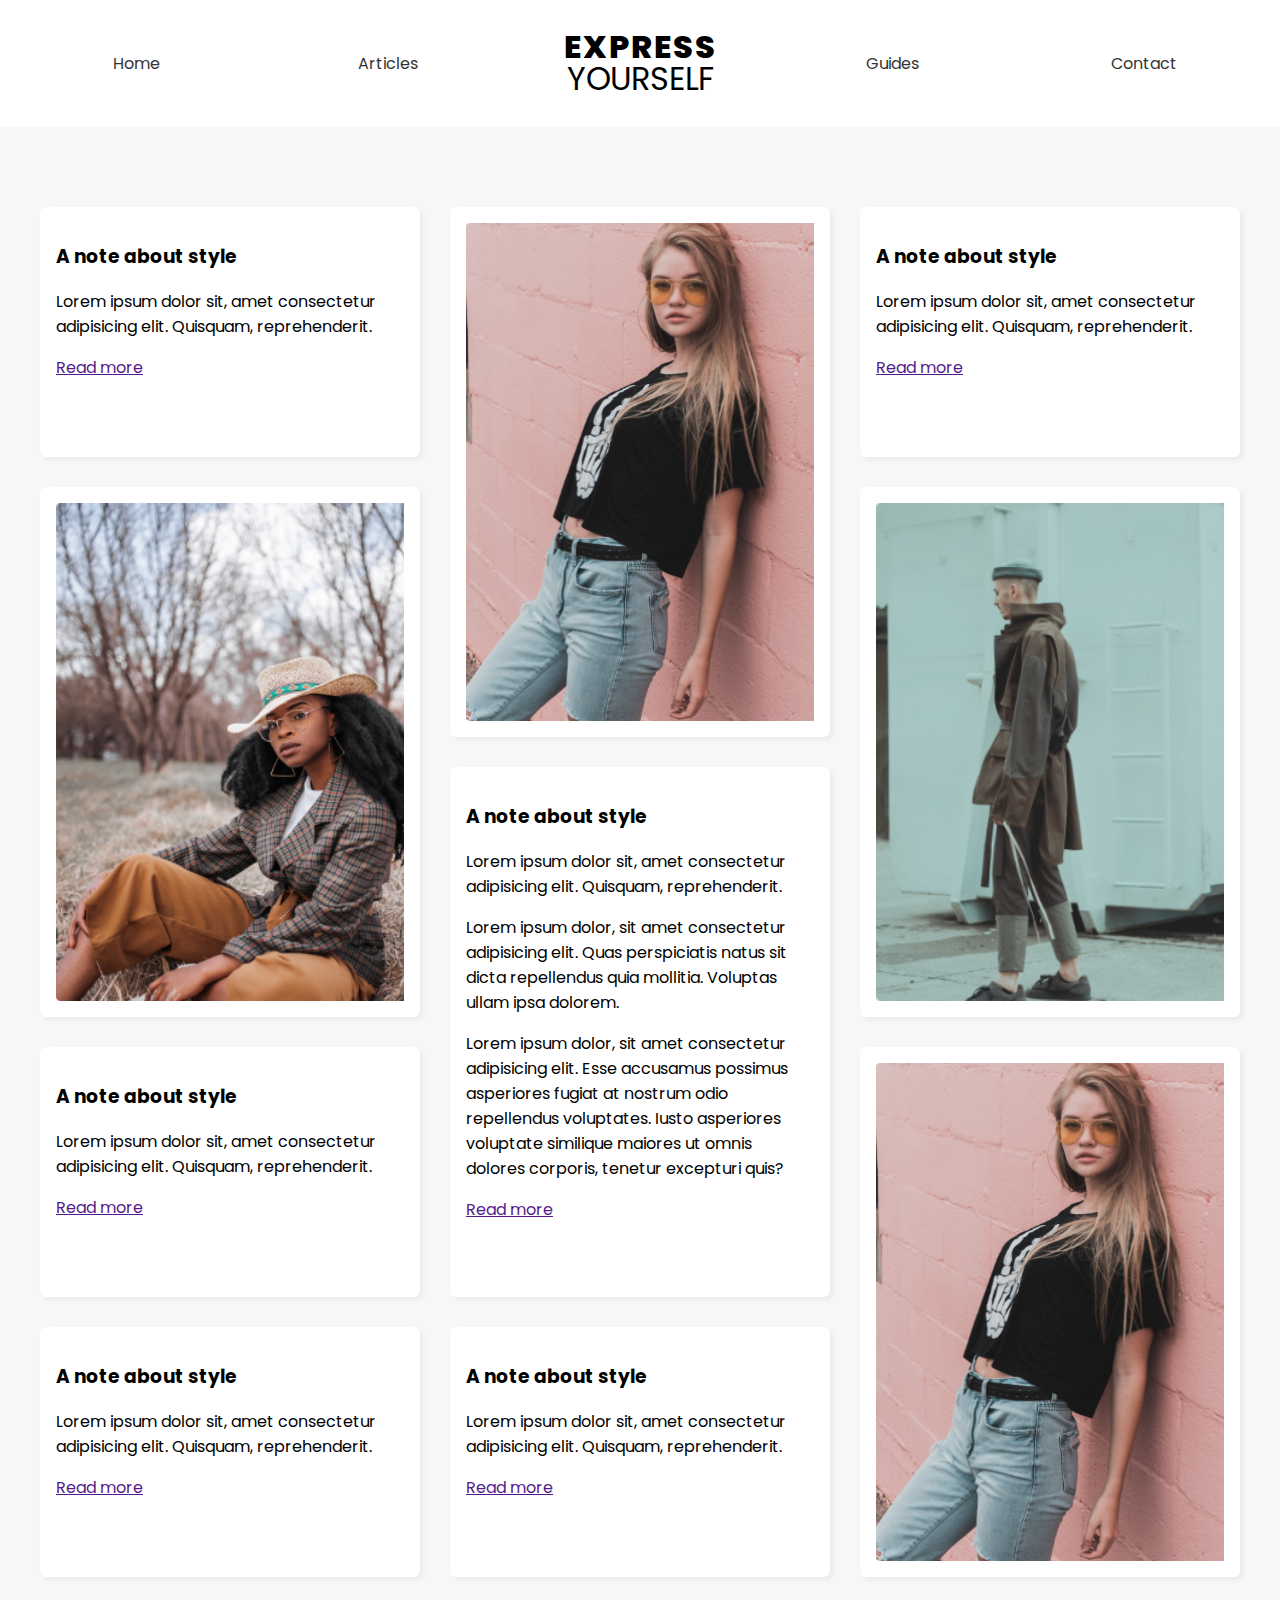
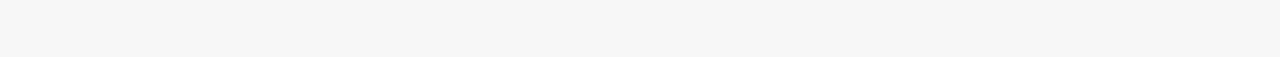
<file: 4 - masonry/index.html>
<html lang="en">
<head>
  <meta charset="UTF-8">
  <meta http-equiv="X-UA-Compatible" content="IE=edge">
  <meta name="viewport" content="width=device-width, initial-scale=1.0">
  <link rel="stylesheet" href="styles.css">
  <title>Masonry Style Layout</title>
</head>
<body>
  <header>
    <nav>
      <a href="/">Home</a>
      <a href="/">Articles</a>
      <h1>
        <div>Express</div>
        <div>Yourself</div>
      </h1>
      <a href="/">Guides</a>
      <a href="/">Contact</a>
    </nav>
  </header>
  <main>
    <div class="short">
      <h3>A note about style</h3>
      <p>Lorem ipsum dolor sit, amet consectetur adipisicing elit. Quisquam, reprehenderit.</p>
      <a href="">Read more</a>
    </div>
    <div class="tall">
      <img src="img/1.png" alt="model">
    </div>
    <div class="short">
      <h3>A note about style</h3>
      <p>Lorem ipsum dolor sit, amet consectetur adipisicing elit. Quisquam, reprehenderit.</p>
      <a href="">Read more</a>
    </div>
    <div class="tall">
      <img src="img/2.png" alt="model">
    </div>
    <div class="tall">
      <img src="img/3.png" alt="model">
    </div>
    <div class="tall">
      <h3>A note about style</h3>
      <p>Lorem ipsum dolor sit, amet consectetur adipisicing elit. Quisquam, reprehenderit.</p>
      <p>Lorem ipsum dolor, sit amet consectetur adipisicing elit. Quas perspiciatis natus sit dicta repellendus quia mollitia. Voluptas ullam ipsa dolorem.</p>
      <p>Lorem ipsum dolor, sit amet consectetur adipisicing elit. Esse accusamus possimus asperiores fugiat at nostrum odio repellendus voluptates. Iusto asperiores voluptate similique maiores ut omnis dolores corporis, tenetur excepturi quis?</p>
      <a href="">Read more</a>
    </div>
    <div class="short">
      <h3>A note about style</h3>
      <p>Lorem ipsum dolor sit, amet consectetur adipisicing elit. Quisquam, reprehenderit.</p>
      <a href="">Read more</a>
    </div>
    <div class="tall">
      <img src="img/1.png" alt="model">
    </div>
    <div class="short">
      <h3>A note about style</h3>
      <p>Lorem ipsum dolor sit, amet consectetur adipisicing elit. Quisquam, reprehenderit.</p>
      <a href="">Read more</a>
    </div>
    <div class="short">
      <h3>A note about style</h3>
      <p>Lorem ipsum dolor sit, amet consectetur adipisicing elit. Quisquam, reprehenderit.</p>
      <a href="">Read more</a>
    </div>
  </main>
</body>
</html>
</file>
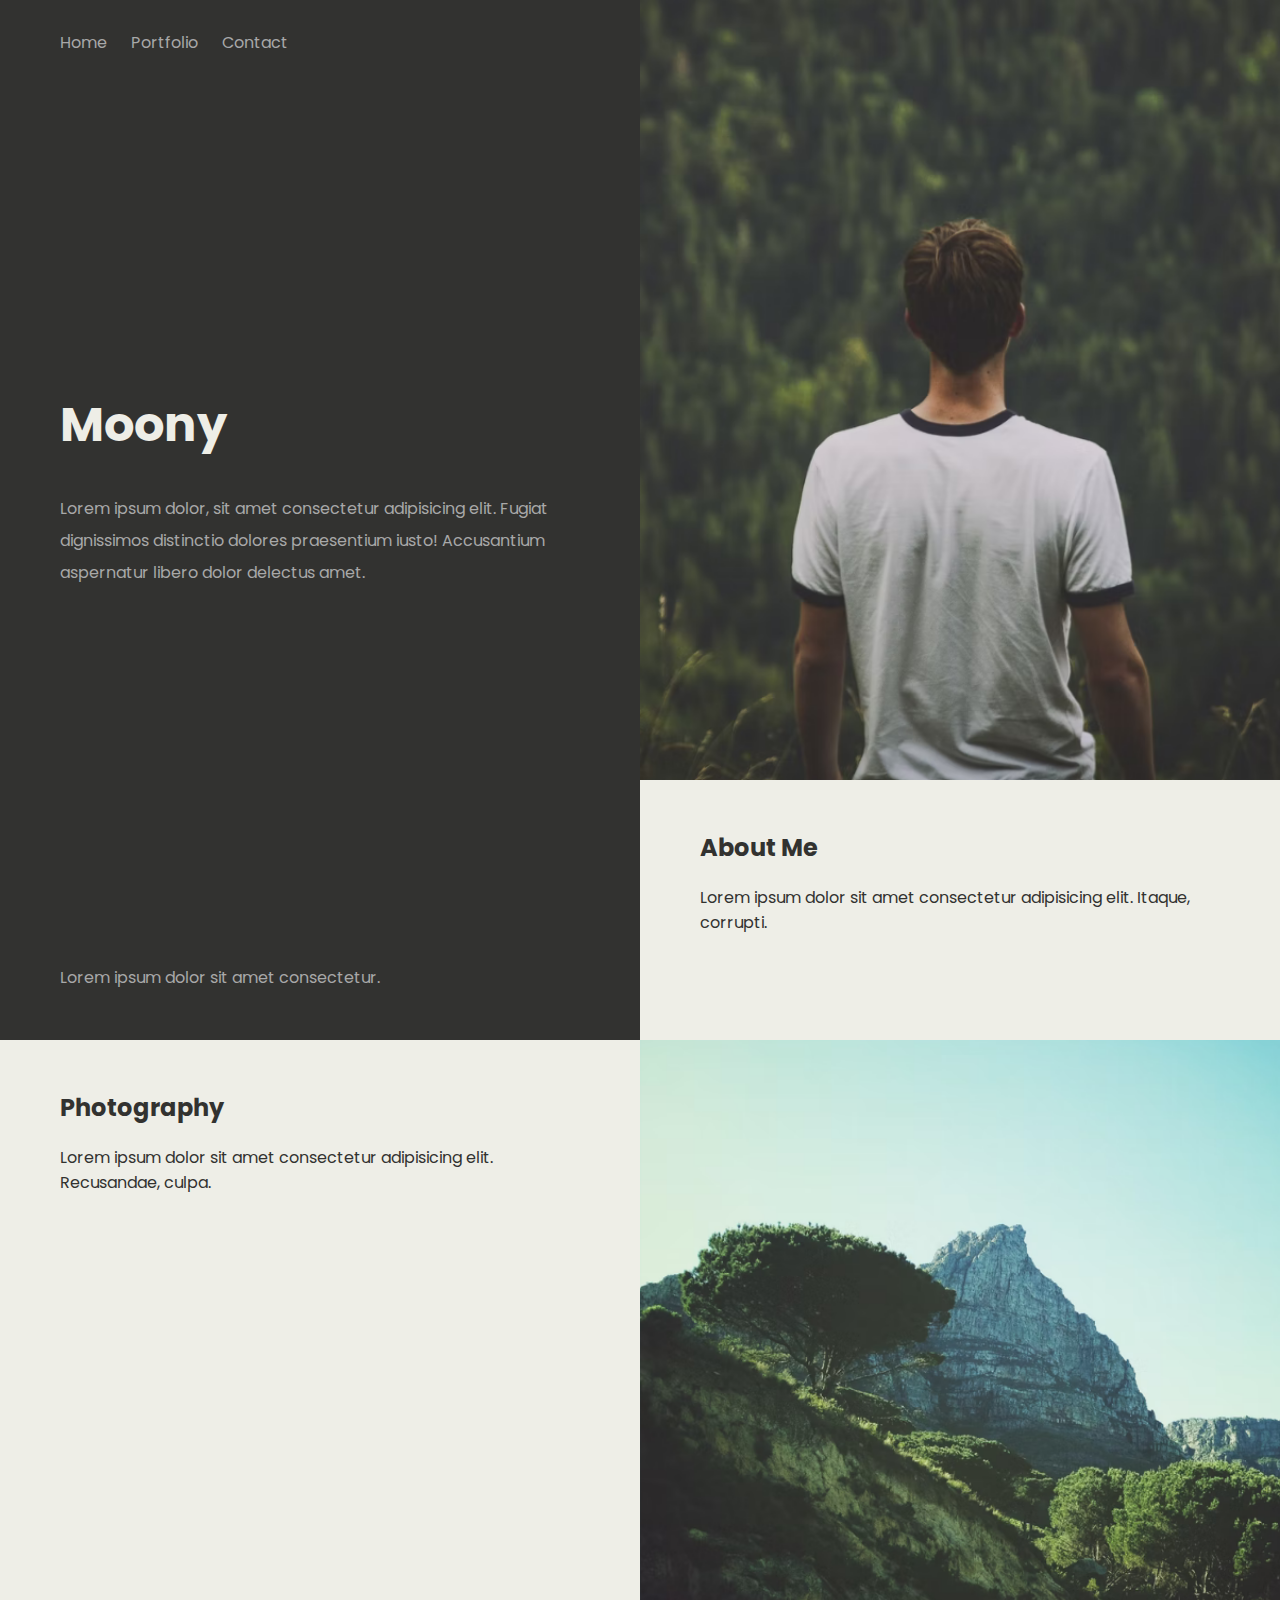
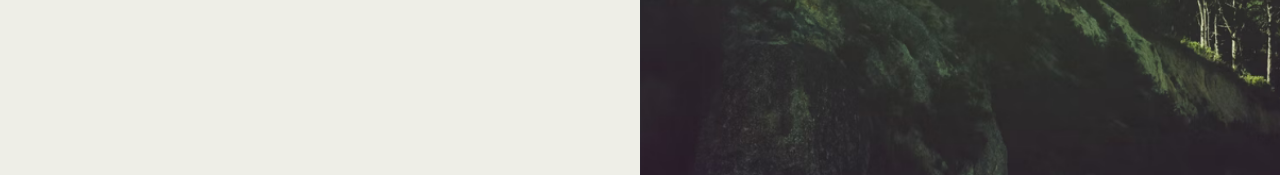
<file: 5 - portfolio/index.html>
<html lang="en">
<head>
  <meta charset="UTF-8">
  <meta http-equiv="X-UA-Compatible" content="IE=edge">
  <meta name="viewport" content="width=device-width, initial-scale=1.0">
  <title>Portfolio Full-Screen Layout</title>
  <link rel="stylesheet" href="styles.css">
</head>
<body>
  <main>
    <div class="panel welcome">
      <nav>
        <a href="">Home</a>
        <a href="">Portfolio</a>
        <a href="">Contact</a>
      </nav>
      <div>
        <h1>Moony</h1>
        <p>Lorem ipsum dolor, sit amet consectetur adipisicing elit. Fugiat dignissimos distinctio dolores praesentium iusto! Accusantium aspernatur libero dolor delectus amet.</p>
      </div>
      <footer>
        <p>Lorem ipsum dolor sit amet consectetur.</p>
      </footer>
    </div>
    <div class="panel about">
      <img src="img/1.png" alt="main pic">
      <div class="text">
        <h2>About Me</h2>
        <p>Lorem ipsum dolor sit amet consectetur adipisicing elit. Itaque, corrupti.</p>
      </div>
    </div>
    <div class="panel photos">
      <div class="text">
        <h2>Photography</h2>
        <p>Lorem ipsum dolor sit amet consectetur adipisicing elit. Recusandae, culpa.</p>
      </div>
      <img src="img/2.png" alt="landscape pic">
    </div>
  </main>
</body>
</html>
</file>
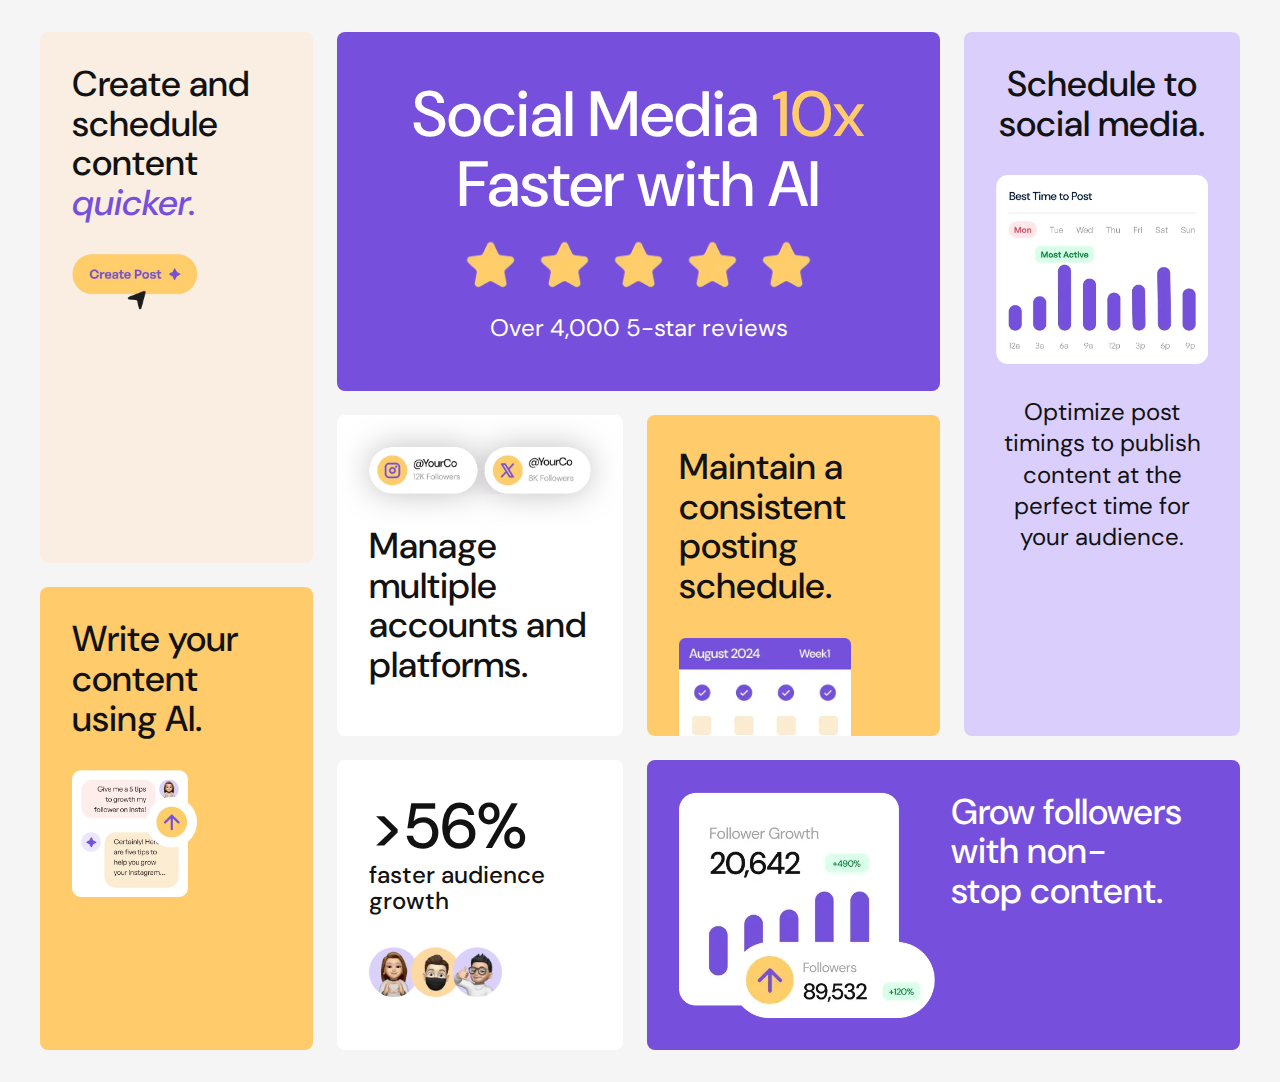
<file: bento_grid/index.html>
<!DOCTYPE html>
<html lang="en">
  <head>
    <meta charset="UTF-8" />
    <link rel="icon" type="image/svg+xml" href="public/favicon.svg" />
    <meta name="viewport" content="width=device-width, initial-scale=1.0" />

    <title>Bento Grid</title>
    <link href="style.css" rel="stylesheet" />
  </head>

  <body>
    <main>
      <div class="bento-grid">
        <div>
          <h1>Social Media <span>10x</span> Faster with AI</h1>
          <img src="assets/images/illustration-five-stars.webp" alt="" />
          <p>Over 4,000 5-star reviews</p>
        </div>

        <div>
          <h2>Manage multiple accounts and platforms.</h2>
          <img
            src="assets/images/illustration-multiple-platforms.webp"
            alt=""
          />
        </div>

        <div>
          <h2>Maintain a consistent posting schedule.</h2>
          <img
            src="assets/images/illustration-consistent-schedule.webp"
            alt=""
          />
        </div>

        <div>
          <h2>Schedule to social media.</h2>
          <img src="assets/images/illustration-schedule-posts.webp" alt="" />
          <p>
            Optimize post timings to publish content at the perfect time for
            your audience.
          </p>
        </div>

        <div>
          <h2>Grow followers with non-stop content.</h2>
          <img src="assets/images/illustration-grow-followers.webp" alt="" />
        </div>

        <div>
          <h2>>56% <span>faster audience growth</span></h2>
          <img src="assets/images/illustration-audience-growth.webp" alt="" />
        </div>

        <div>
          <h2>Create and schedule content <span>quicker.</span></h2>
          <img src="assets/images/illustration-create-post.webp" alt="" />
        </div>

        <div>
          <h2>Write your content using AI.</h2>
          <img src="assets/images/illustration-ai-content.webp" alt="" />
        </div>
      </div>
    </main>
  </body>
</html>
</file>
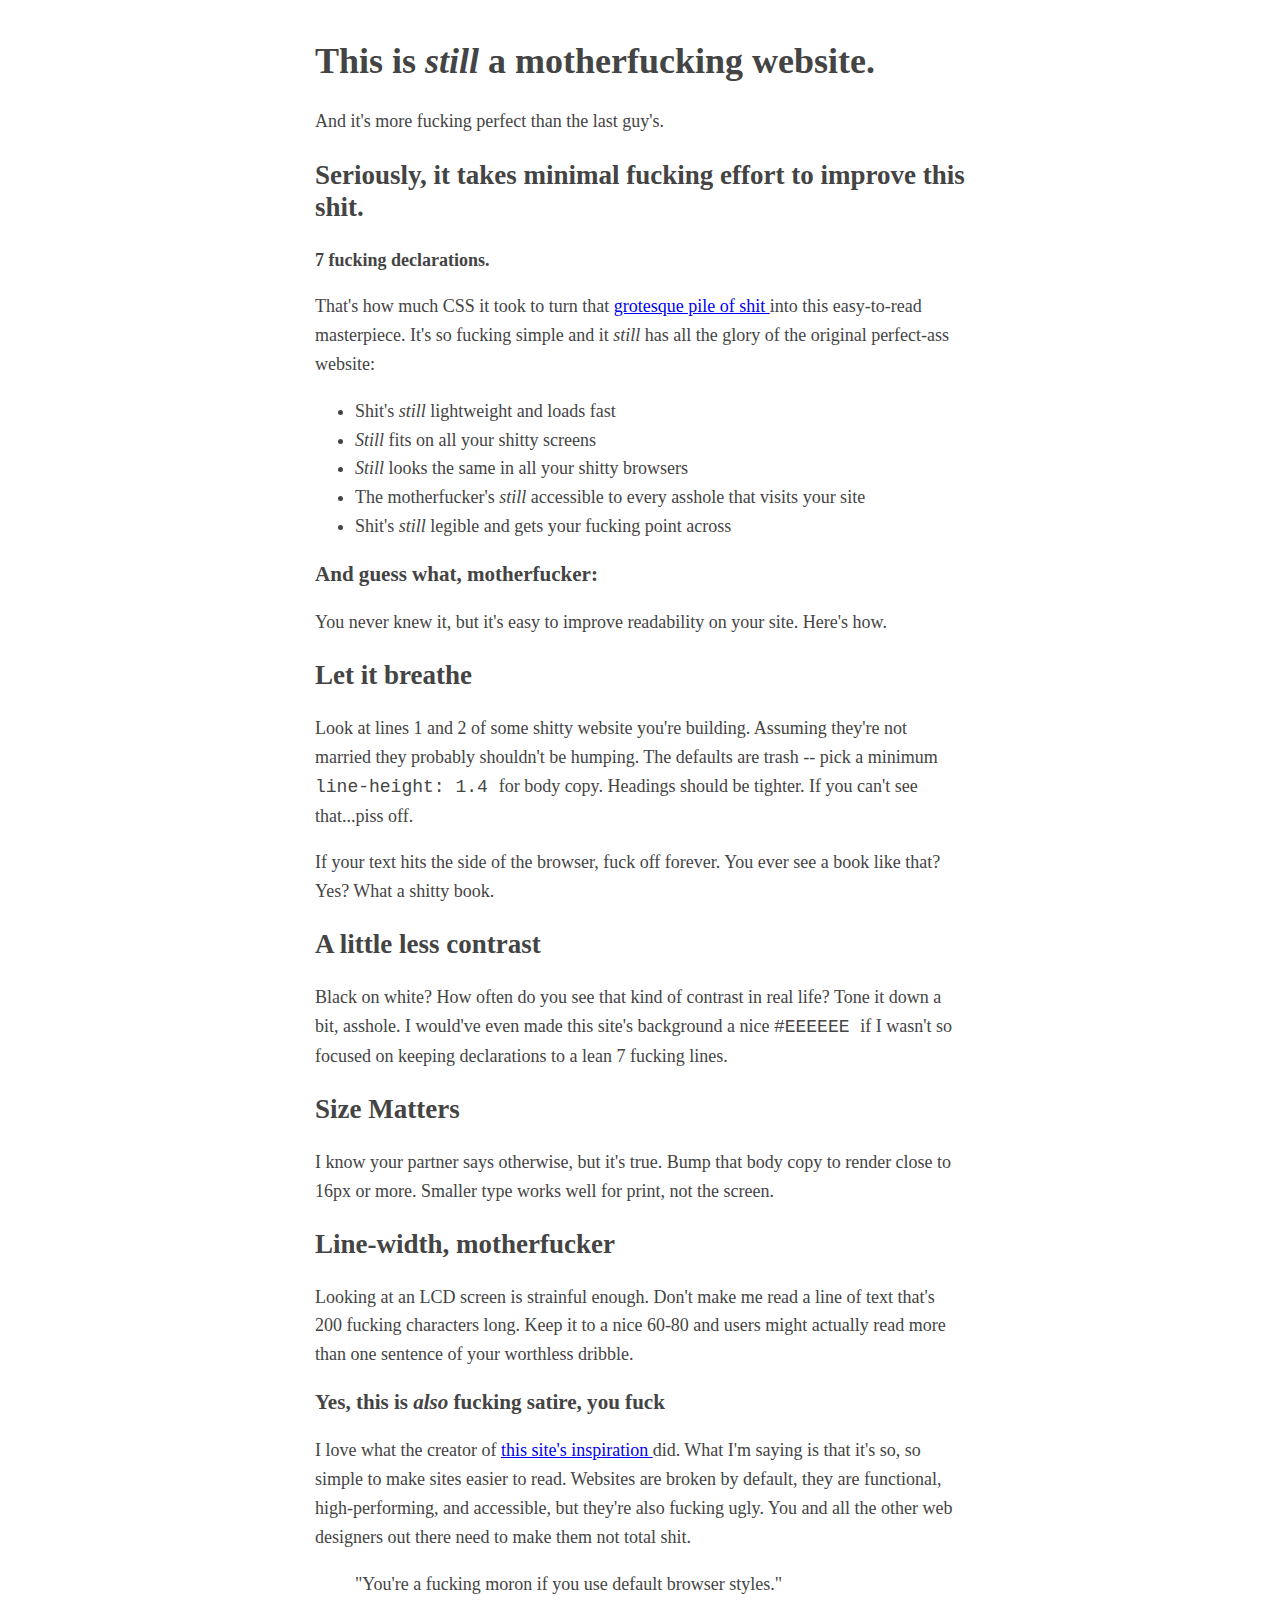
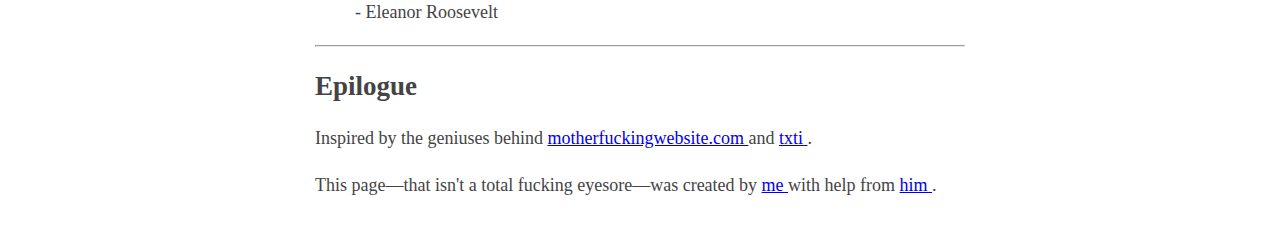
<file: Better_MotherF_Website/index.html>
<!DOCTYPE html>
<html lang="en">
  <head>
    <meta charset="UTF-8" />
    <meta name="viewport" content="width=device-width, initial-scale=1.0" />
    <link rel="stylesheet" href="style.css" />
    <title>Better MotherF Website</title>
  </head>
  <body
    cz-shortcut-listen="true"
    data-new-gr-c-s-check-loaded="14.1240.0"
    data-gr-ext-installed=""
  >
    <header>
      <h1>
        This is
        <em> still </em>
        a motherfucking website.
      </h1>
      <aside>And it's more fucking perfect than the last guy's.</aside>
    </header>
    <h2>Seriously, it takes minimal fucking effort to improve this shit.</h2>
    <p>
      <strong> 7 fucking declarations. </strong>
    </p>
    <p>
      That's how much CSS it took to turn that
      <a href="http://motherfuckingwebsite.com/"> grotesque pile of shit </a>
      into this easy-to-read masterpiece. It's so fucking simple and it
      <em> still </em>
      has all the glory of the original perfect-ass website:
    </p>
    <ul>
      <li>
        Shit's
        <em> still </em>
        lightweight and loads fast
      </li>
      <li>
        <em> Still </em>
        fits on all your shitty screens
      </li>
      <li>
        <em> Still </em>
        looks the same in all your shitty browsers
      </li>
      <li>
        The motherfucker's
        <em> still </em>
        accessible to every asshole that visits your site
      </li>
      <li>
        Shit's
        <em> still </em>
        legible and gets your fucking point across
      </li>
    </ul>
    <h3>And guess what, motherfucker:</h3>
    <p>
      You never knew it, but it's easy to improve readability on your site.
      Here's how.
    </p>
    <h2>Let it breathe</h2>
    <p>
      Look at lines 1 and 2 of some shitty website you're building. Assuming
      they're not married they probably shouldn't be humping. The defaults are
      trash -- pick a minimum
      <code> line-height: 1.4 </code>
      for body copy. Headings should be tighter. If you can't see that...piss
      off.
    </p>
    <p>
      If your text hits the side of the browser, fuck off forever. You ever see
      a book like that? Yes? What a shitty book.
    </p>
    <h2>A little less contrast</h2>
    <p>
      Black on white? How often do you see that kind of contrast in real life?
      Tone it down a bit, asshole. I would've even made this site's background a
      nice
      <code> #EEEEEE </code>
      if I wasn't so focused on keeping declarations to a lean 7 fucking lines.
    </p>
    <h2>Size Matters</h2>
    <p>
      I know your partner says otherwise, but it's true. Bump that body copy to
      render close to 16px or more. Smaller type works well for print, not the
      screen.
    </p>
    <h2>Line-width, motherfucker</h2>
    <p>
      Looking at an LCD screen is strainful enough. Don't make me read a line of
      text that's 200 fucking characters long. Keep it to a nice 60-80 and users
      might actually read more than one sentence of your worthless dribble.
    </p>
    <h3>
      Yes, this is
      <em> also </em>
      fucking satire, you fuck
    </h3>
    <p>
      I love what the creator of
      <a href="http://motherfuckingwebsite.com/"> this site's inspiration </a>
      did. What I'm saying is that it's so, so simple to make sites easier to
      read. Websites are broken by default, they are functional,
      high-performing, and accessible, but they're also fucking ugly. You and
      all the other web designers out there need to make them not total shit.
    </p>
    <blockquote>
      "You're a fucking moron if you use default browser styles."
      <br />
      - Eleanor Roosevelt
    </blockquote>
    <hr />
    <h2>Epilogue</h2>
    <p>
      Inspired by the geniuses behind
      <a href="http://motherfuckingwebsite.com/"> motherfuckingwebsite.com </a>
      and
      <a href="http://txti.es"> txti </a>
      .
    </p>
    <p>
      This page—that isn't a total fucking eyesore—was created by
      <a href="https://twitter.com/drew_mc"> me </a>
      with help from
      <a href="https://twitter.com/gabehammersmith"> him </a>
      .
    </p>
  </body>
</html>
</file>
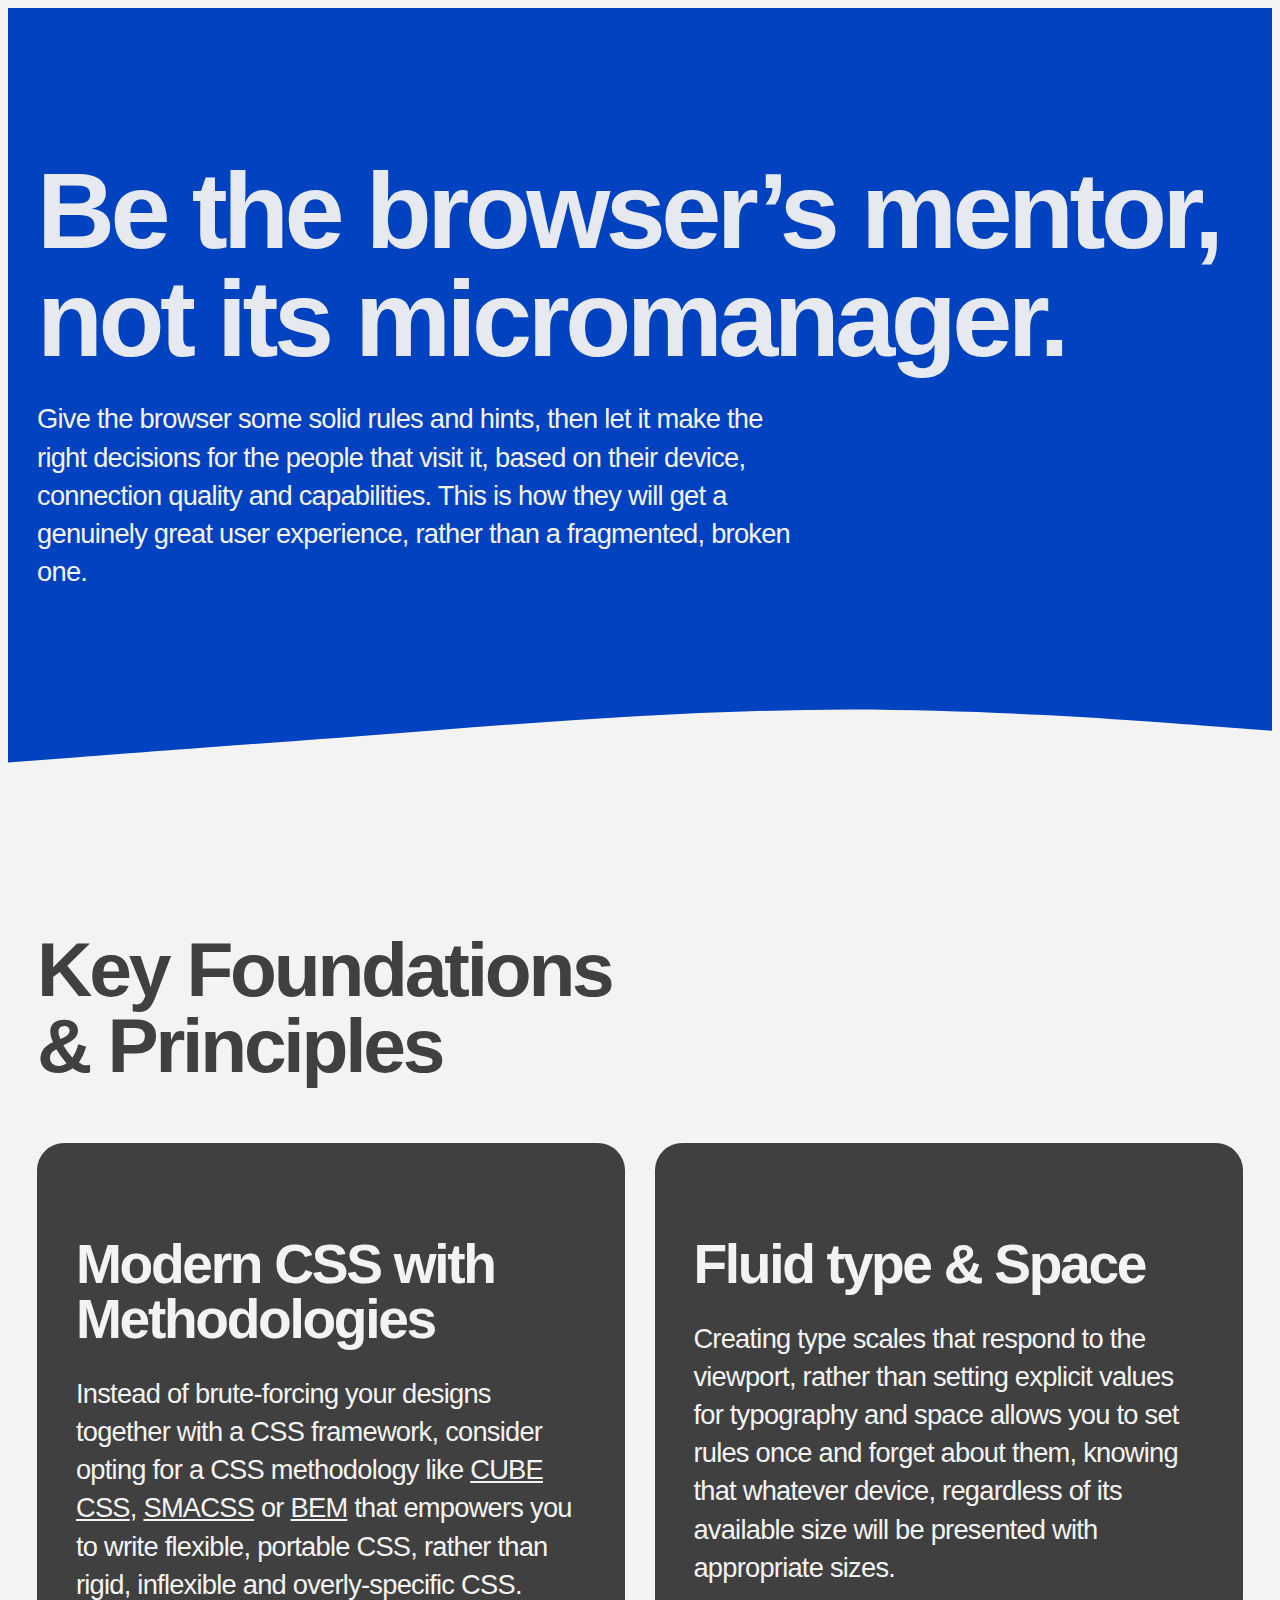
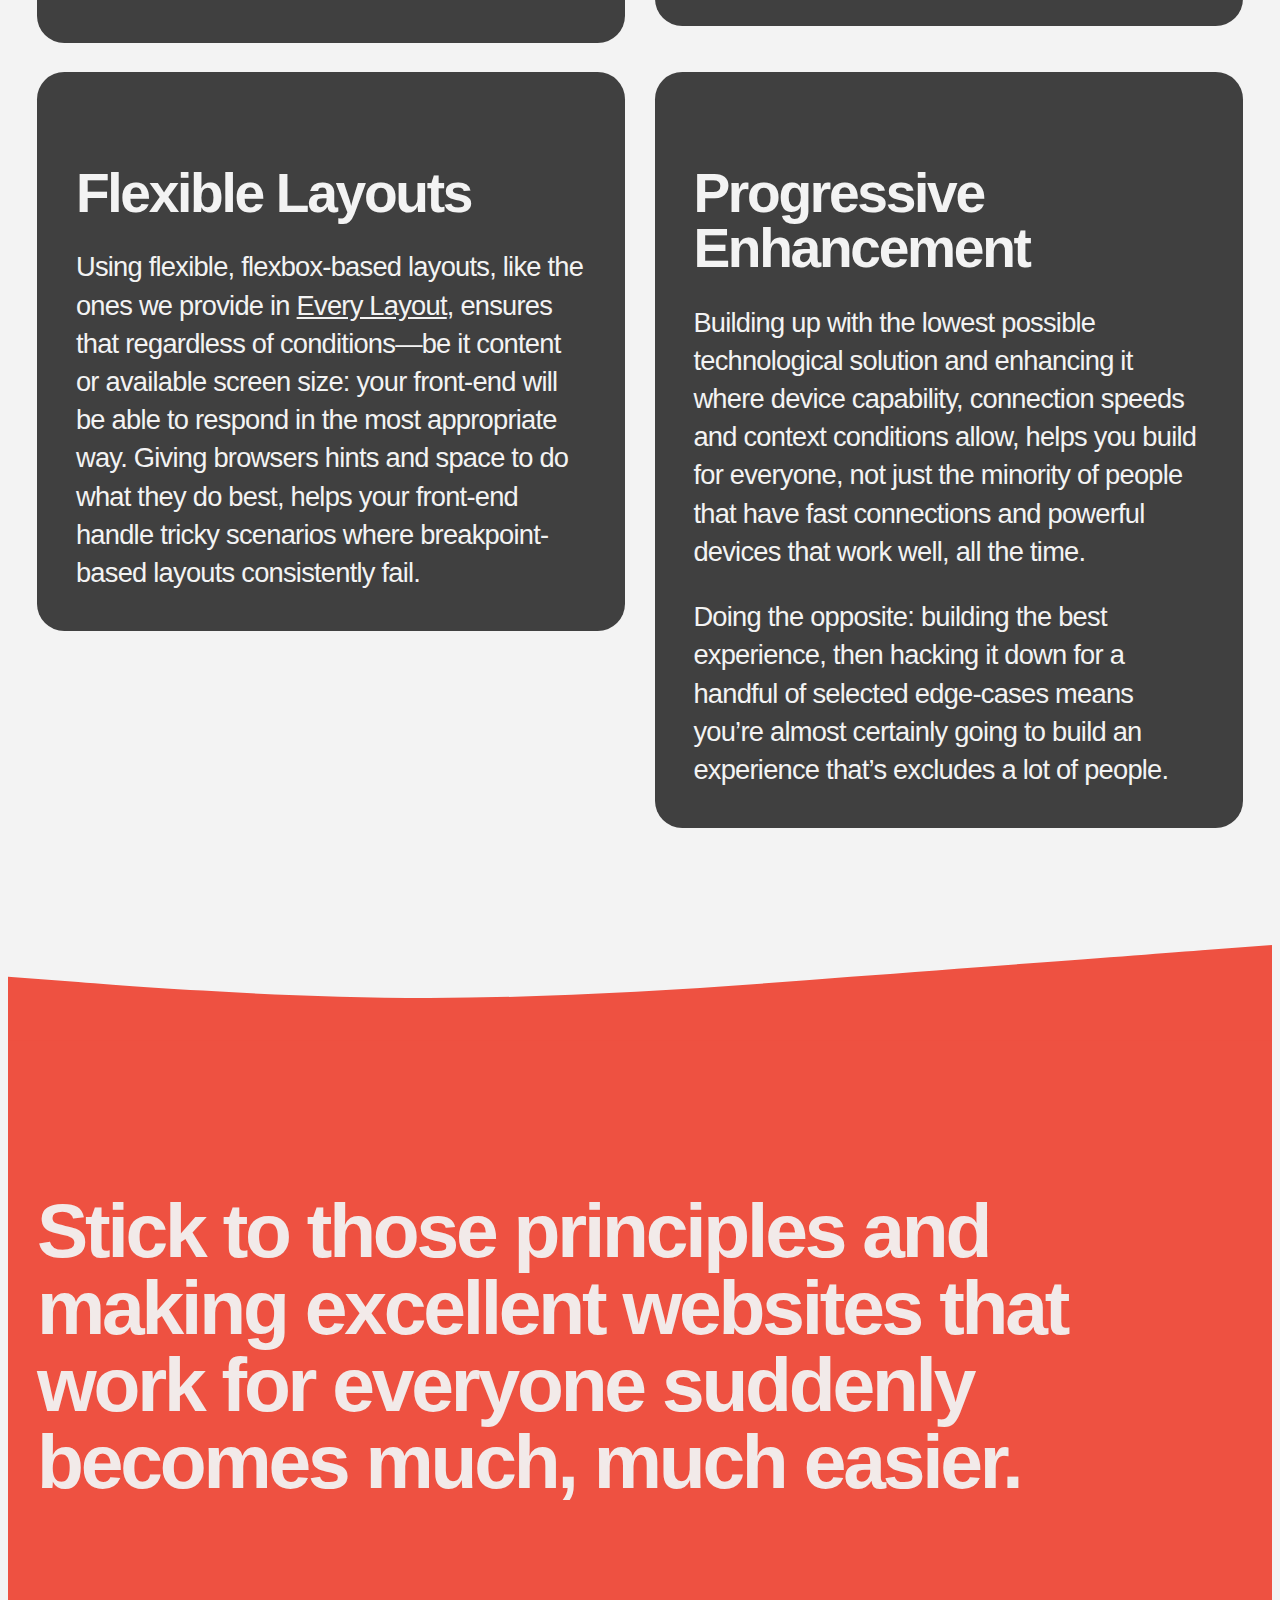
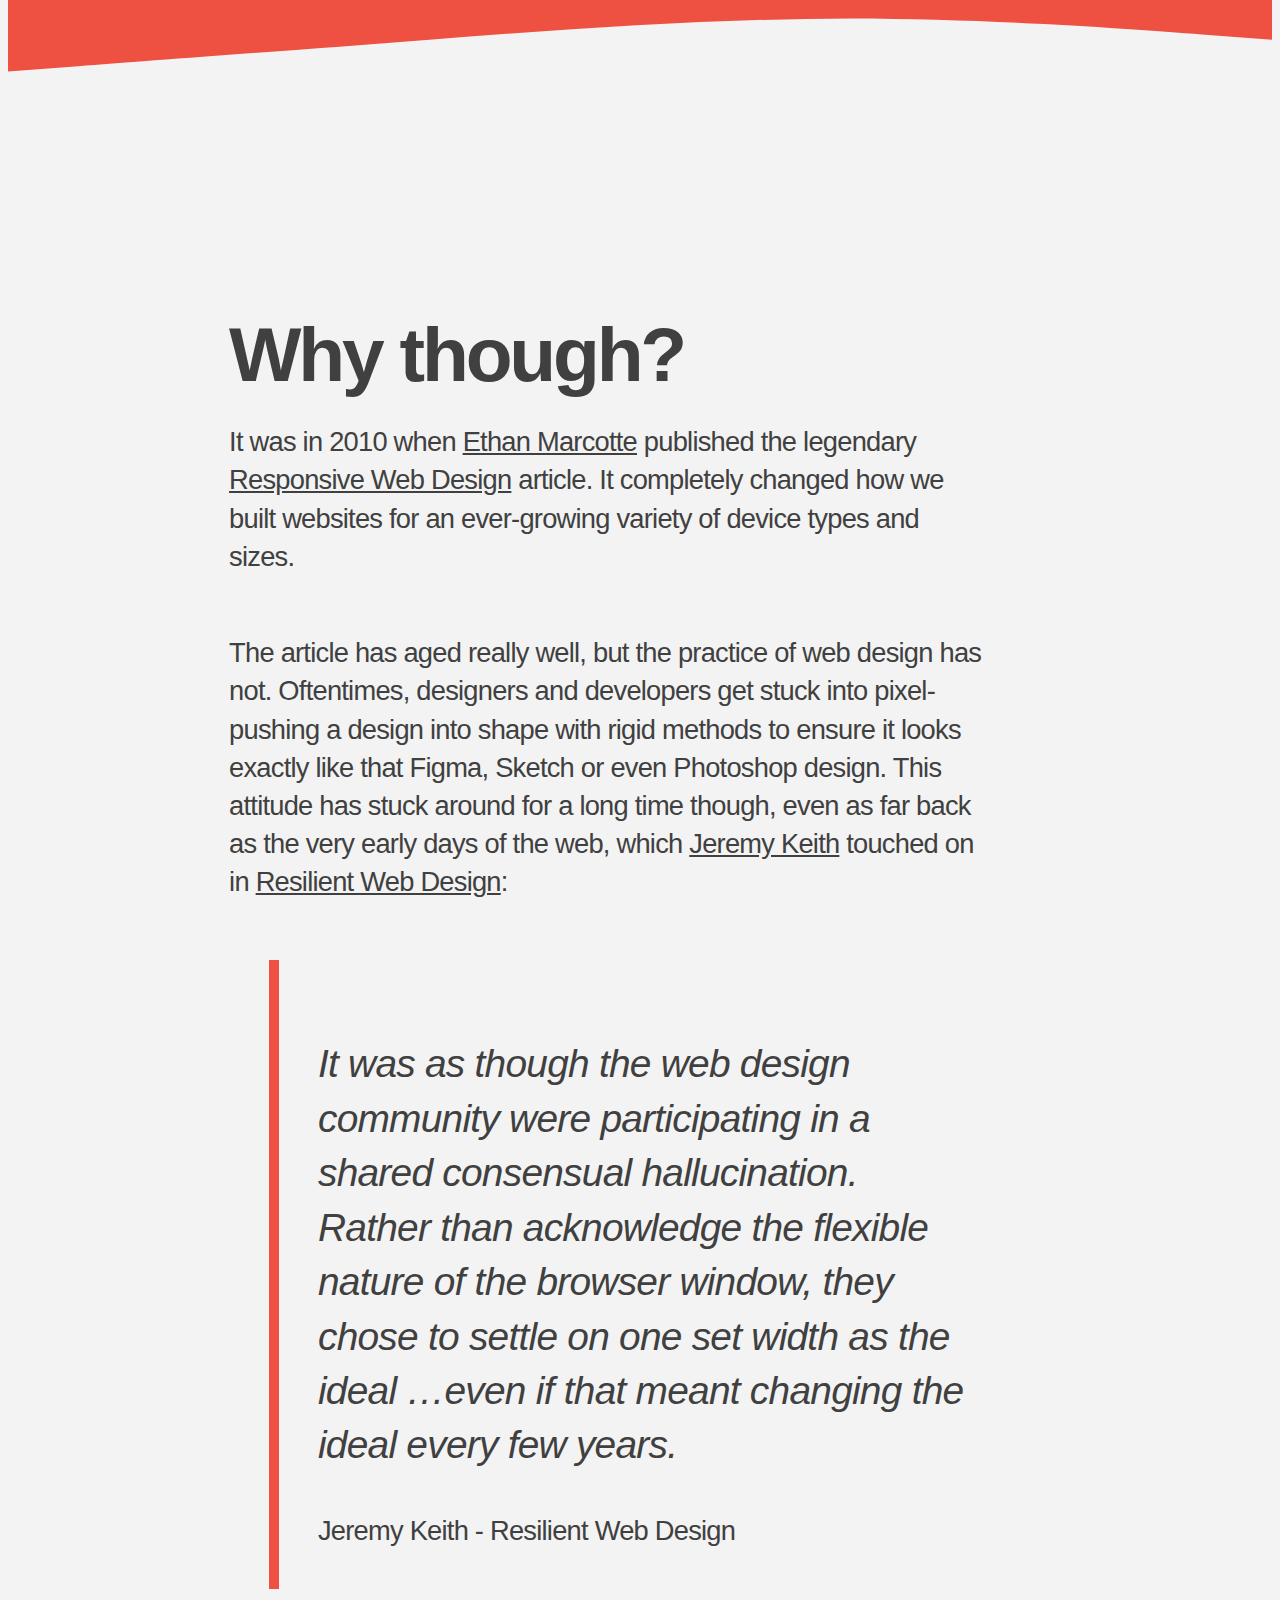
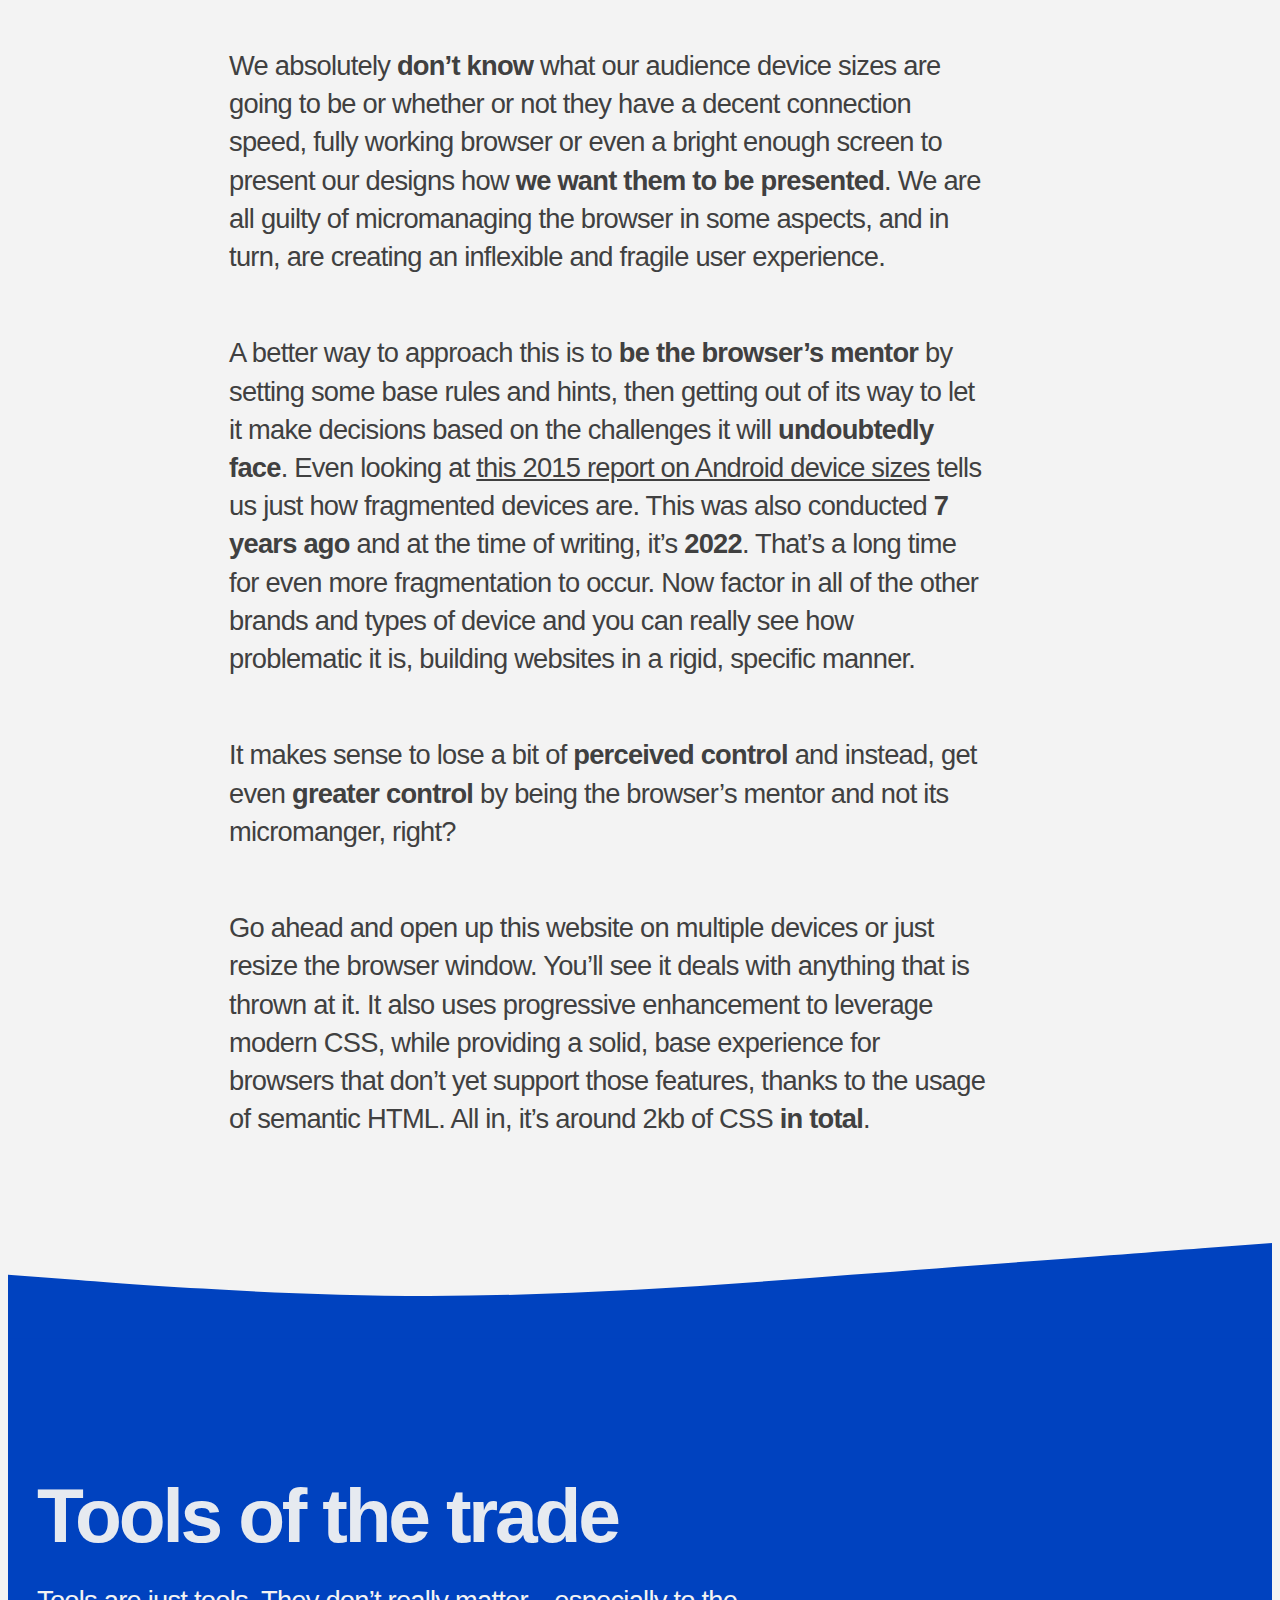
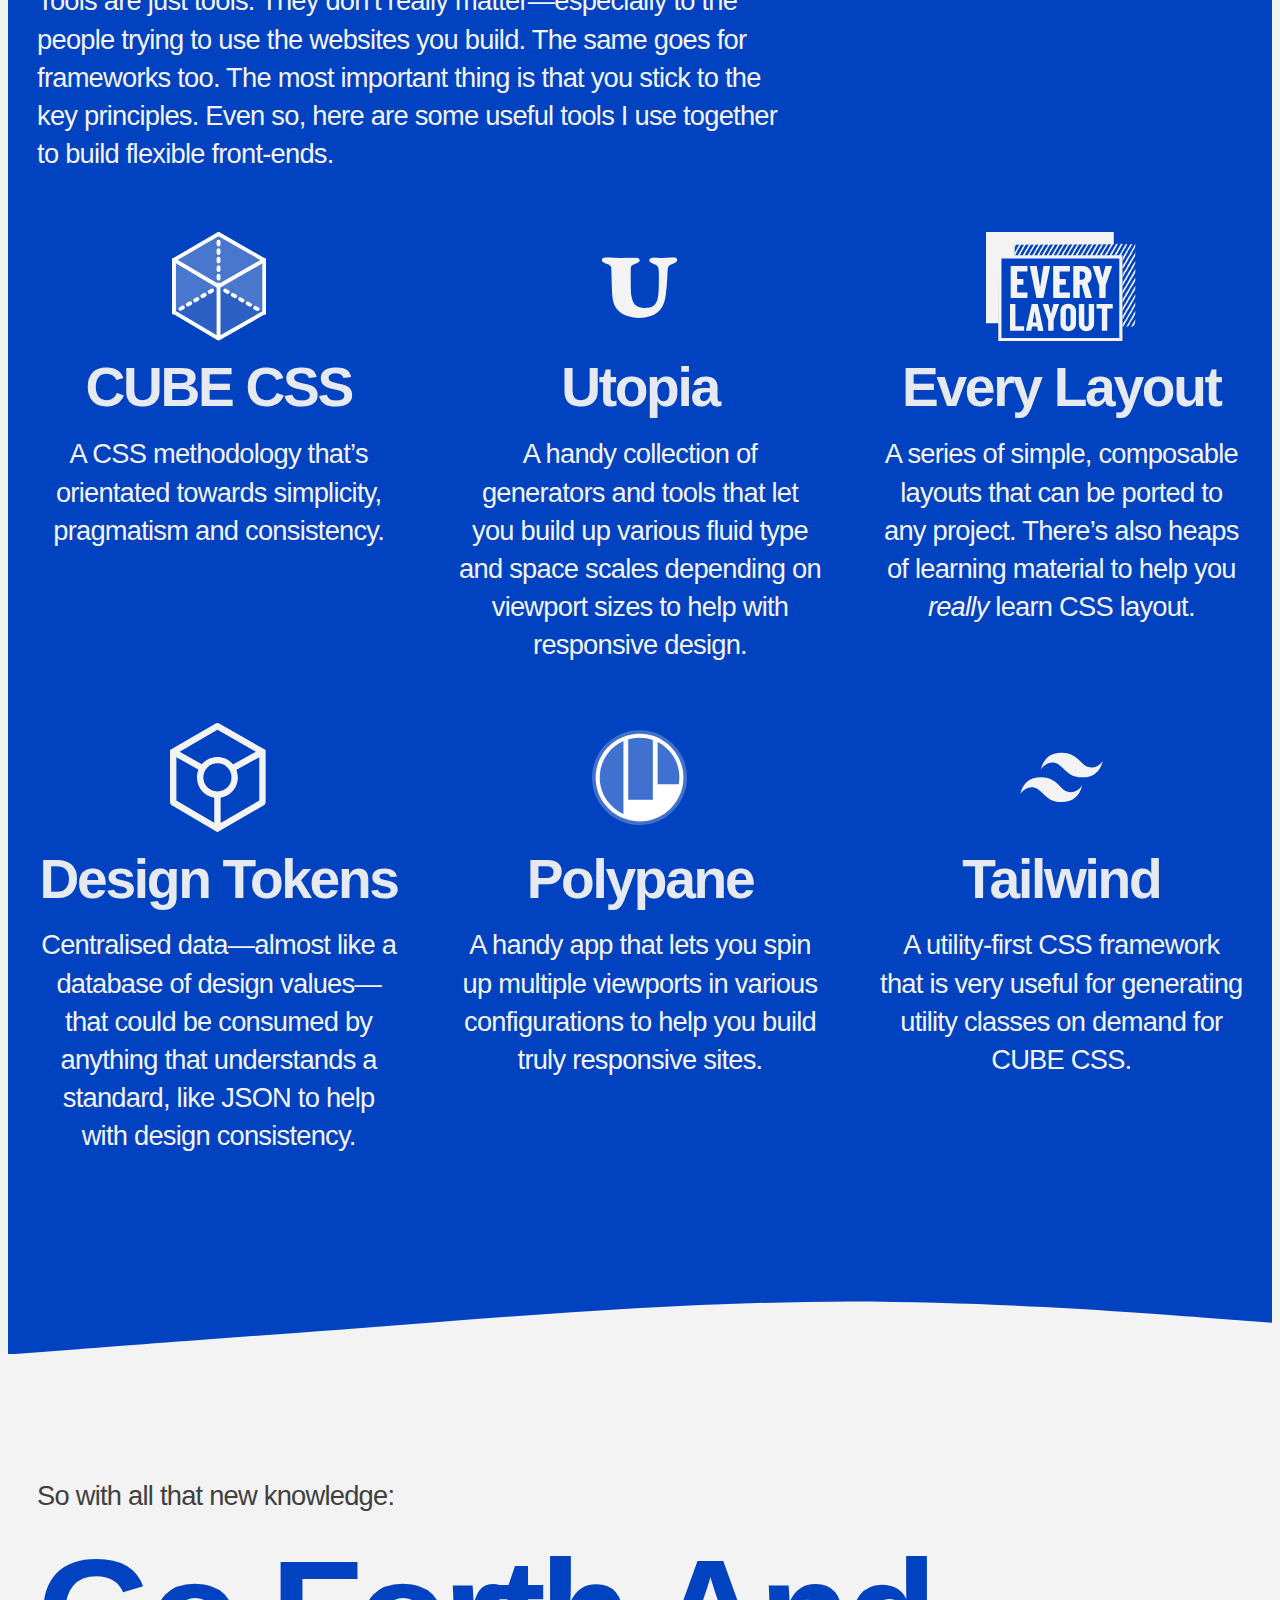
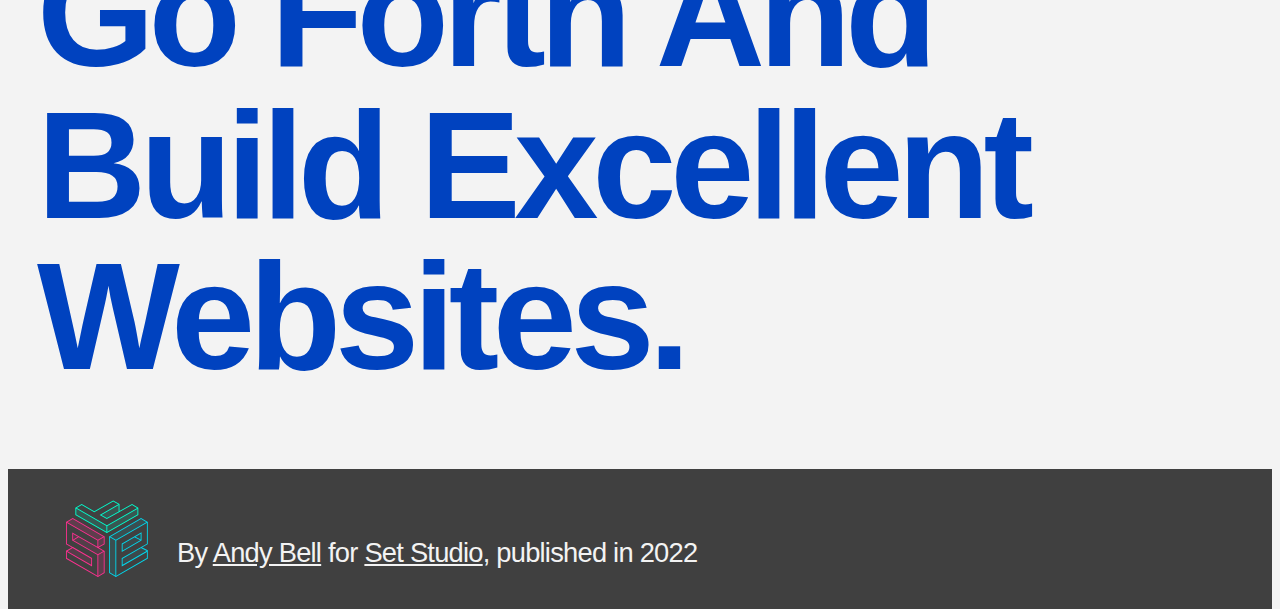
<file: Browser-mentor/index.html>
<!DOCTYPE html>
<html lang="en">
  <head>
    <meta charset="UTF-8" />
    <meta name="viewport" content="width=device-width, initial-scale=1.0" />
    <title>Browser Mentor</title>
    <link rel="stylesheet" href="style.css" />
  </head>
  <body>
    <main class="flow">
      <header class="section spot-color-primary">
        <div class="section__inner">
          <div class="wrapper flow region">
            <h1>Be the browser’s mentor, not its micromanager.</h1>
            <p>
              Give the browser some solid rules and hints, then let it make the
              right decisions for the people that visit it, based on their
              device, connection quality and capabilities. This is how they will
              get a genuinely great user experience, rather than a fragmented,
              broken one.
            </p>
          </div>
        </div>
        <svg
          class="curve"
          preserveAspectRatio="none"
          viewBox="0 0 1440 96"
          fill="none"
          xmlns="http://www.w3.org/2000/svg"
        >
          <path
            d="m0 96 80-5.3C160 85 320 75 480 64s320-21 480-21.3c160 .3 320 10.3 400 16l80 5.3V0H0v96Z"
          />
        </svg>
      </header>
      <article class="region flow">
        <div class="wrapper">
          <h2>Key Foundations &amp; Principles</h2>
          <ul
            class="grid mt-l-xl"
            role="list"
            data-rows="masonry"
            data-layout="50-50"
          >
            <li class="card flow">
              <h3>Modern CSS with Methodologies</h3>
              <p>
                Instead of brute-forcing your designs together with a CSS
                framework, consider opting for a CSS methodology like
                <a href="https://cube.fyi/">CUBE CSS</a>,
                <a href="http://smacss.com/">SMACSS</a> or
                <a href="http://getbem.com/introduction/">BEM</a> that empowers
                you to write flexible, portable CSS, rather than rigid,
                inflexible and overly-specific CSS.
              </p>
            </li>

            <li class="card flow">
              <h3>Fluid type &amp; Space</h3>
              <p>
                Creating type scales that respond to the viewport, rather than
                setting explicit values for typography and space allows you to
                set rules once and forget about them, knowing that whatever
                device, regardless of its available size will be presented with
                appropriate sizes.
              </p>
            </li>

            <li class="card flow">
              <h3>Flexible Layouts</h3>
              <p>
                Using flexible, flexbox-based layouts, like the ones we provide
                in <a href="https://every-layout.dev/">Every Layout</a>, ensures
                that regardless of conditions—be it content or available screen
                size: your front-end will be able to respond in the most
                appropriate way. Giving browsers hints and space to do what they
                do best, helps your front-end handle tricky scenarios where
                breakpoint-based layouts consistently fail.
              </p>
            </li>

            <li class="card flow">
              <h3>Progressive Enhancement</h3>
              <p>
                Building up with the lowest possible technological solution and
                enhancing it where device capability, connection speeds and
                context conditions allow, helps you build for everyone, not just
                the minority of people that have fast connections and powerful
                devices that work well, all the time.
              </p>
              <p>
                Doing the opposite: building the best experience, then hacking
                it down for a handful of selected edge-cases means you’re almost
                certainly going to build an experience that’s excludes a lot of
                people.
              </p>
            </li>
          </ul>
        </div>
        <div class="section flow-space-2xl-3xl spot-color-secondary">
          <svg
            class="curve"
            preserveAspectRatio="none"
            viewBox="0 0 1440 96"
            fill="none"
            xmlns="http://www.w3.org/2000/svg"
          >
            <path
              d="m0 96 80-5.3C160 85 320 75 480 64s320-21 480-21.3c160 .3 320 10.3 400 16l80 5.3V0H0v96Z"
            />
          </svg>

          <div class="section__inner region">
            <blockquote class="wrapper">
              <p>
                Stick to those principles and making excellent websites that
                work for everyone suddenly becomes much, much easier.
              </p>
            </blockquote>
          </div>
          <svg
            class="curve"
            preserveAspectRatio="none"
            viewBox="0 0 1440 96"
            fill="none"
            xmlns="http://www.w3.org/2000/svg"
          >
            <path
              d="m0 96 80-5.3C160 85 320 75 480 64s320-21 480-21.3c160 .3 320 10.3 400 16l80 5.3V0H0v96Z"
            />
          </svg>
        </div>
      </article>
      <article class="region">
        <div class="wrapper flow prose">
          <h2>Why though?</h2>
          <p>
            It was in 2010 when
            <a href="https://twitter.com/beep">Ethan Marcotte</a> published the
            legendary
            <a href="https://alistapart.com/article/responsive-web-design/"
              >Responsive Web Design</a
            >
            article. It completely changed how we built websites for an
            ever-growing variety of device types and sizes.
          </p>
          <p>
            The article has aged really well, but the practice of web design has
            not. Oftentimes, designers and developers get stuck into
            pixel-pushing a design into shape with rigid methods to ensure it
            looks exactly like that Figma, Sketch or even Photoshop design. This
            attitude has stuck around for a long time though, even as far back
            as the very early days of the web, which
            <a href="https://twitter.com/adactio">Jeremy Keith</a> touched on in
            <a href="https://resilientwebdesign.com/">Resilient Web Design</a>:
          </p>
          <blockquote>
            <p>
              It was as though the web design community were participating in a
              shared consensual hallucination. Rather than acknowledge the
              flexible nature of the browser window, they chose to settle on one
              set width as the ideal …even if that meant changing the ideal
              every few years.
            </p>
            <p>Jeremy Keith - Resilient Web Design</p>
          </blockquote>
          <p>
            We absolutely <strong>don’t know</strong> what our audience device
            sizes are going to be or whether or not they have a decent
            connection speed, fully working browser or even a bright enough
            screen to present our designs how
            <strong>we want them to be presented</strong>. We are all guilty of
            micromanaging the browser in some aspects, and in turn, are creating
            an inflexible and fragile user experience.
          </p>
          <p>
            A better way to approach this is to
            <strong>be the browser’s mentor</strong> by setting some base rules
            and hints, then getting out of its way to let it make decisions
            based on the challenges it will <strong>undoubtedly face</strong>.
            Even looking at
            <a
              href="https://www.opensignal.com/sites/opensignal-com/files/data/reports/global/data-2015-08/2015_08_fragmentation_report.pdf"
              >this 2015 report on Android device sizes</a
            >
            tells us just how fragmented devices are. This was also conducted
            <strong>7 years ago</strong> and at the time of writing, it’s
            <strong>2022</strong>. That’s a long time for even more
            fragmentation to occur. Now factor in all of the other brands and
            types of device and you can really see how problematic it is,
            building websites in a rigid, specific manner.
          </p>
          <p>
            It makes sense to lose a bit of
            <strong>perceived control</strong> and instead, get even
            <strong>greater control</strong> by being the browser’s mentor and
            not its micromanger, right?
          </p>
          <p>
            Go ahead and open up this website on multiple devices or just resize
            the browser window. You’ll see it deals with anything that is thrown
            at it. It also uses progressive enhancement to leverage modern CSS,
            while providing a solid, base experience for browsers that don’t yet
            support those features, thanks to the usage of semantic HTML. All
            in, it’s around 2kb of CSS <strong>in total</strong>.
          </p>
        </div>
      </article>
      <article class="section spot-color-primary">
        <svg
          class="curve"
          preserveAspectRatio="none"
          viewBox="0 0 1440 96"
          fill="none"
          xmlns="http://www.w3.org/2000/svg"
        >
          <path
            d="m0 96 80-5.3C160 85 320 75 480 64s320-21 480-21.3c160 .3 320 10.3 400 16l80 5.3V0H0v96Z"
          />
        </svg>

        <div class="section__inner region">
          <div class="wrapper flow">
            <h2>Tools of the trade</h2>
            <p>
              Tools are just tools. They don’t really matter—especially to the
              people trying to use the websites you build. The same goes for
              frameworks too. The most important thing is that you stick to the
              key principles. Even so, here are some useful tools I use together
              to build flexible front-ends.
            </p>
            <ul class="features grid mt-l-xl" role="list">
              <li class="flow">
                <div aria-hidden="true">
                  <svg
                    aria-hidden="true"
                    focusable="false"
                    viewBox="0 0 120 139"
                    fill="none"
                    xmlns="http://www.w3.org/2000/svg"
                  >
                    <g clip-path="url(#a)">
                      <path
                        d="m2.932 101.287 56.338 34.42 58.252-33.307L59.27 69.092 2.932 101.287Z"
                        fill="#DBDBDB"
                        fill-opacity=".2"
                      />
                      <path
                        d="M59.27 2.475v66.618l58.252 33.307V35.782L59.27 2.475ZM59.27 2.475v66.618L2.932 101.287V35.782L59.27 2.475Z"
                        fill="#F3F3F3"
                        fill-opacity=".3"
                      />
                      <path
                        d="M117.522 38.26c-.432 0-.856-.113-1.231-.328l-57.01-32.6-55.557 32.26A2.479 2.479 0 0 1 .082 34.82a2.475 2.475 0 0 1 1.15-1.507L58.026.337a2.474 2.474 0 0 1 2.474 0l58.244 33.299a2.474 2.474 0 0 1-1.231 4.624h.008Z"
                        fill="#fff"
                      />
                      <path
                        d="M56.792 4.949V2.474A2.473 2.473 0 0 1 59.27 0a2.479 2.479 0 0 1 2.477 2.474V4.95M59.27 29.19a2.482 2.482 0 0 1-2.478-2.474v-3.629a2.473 2.473 0 0 1 2.478-2.474 2.479 2.479 0 0 1 2.477 2.474v3.629a2.473 2.473 0 0 1-2.477 2.474Zm0-10.885a2.48 2.48 0 0 1-2.478-2.474v-3.626a2.473 2.473 0 0 1 2.478-2.474 2.48 2.48 0 0 1 2.477 2.474v3.626a2.473 2.473 0 0 1-2.477 2.474ZM59.27 61.836a2.48 2.48 0 0 1-2.478-2.475v-3.625a2.472 2.472 0 0 1 2.478-2.475 2.479 2.479 0 0 1 2.477 2.475v3.625a2.473 2.473 0 0 1-2.477 2.475Zm0-10.882a2.479 2.479 0 0 1-2.478-2.475v-3.628a2.472 2.472 0 0 1 2.478-2.474 2.479 2.479 0 0 1 2.477 2.474v3.628a2.473 2.473 0 0 1-2.477 2.475Zm0-10.882a2.479 2.479 0 0 1-2.478-2.475V33.97a2.472 2.472 0 0 1 2.478-2.474 2.479 2.479 0 0 1 2.477 2.474v3.628a2.472 2.472 0 0 1-1.529 2.286 2.48 2.48 0 0 1-.948.189ZM59.27 71.567a2.48 2.48 0 0 1-2.478-2.474v-2.475a2.473 2.473 0 0 1 2.478-2.474 2.48 2.48 0 0 1 2.477 2.474v2.475a2.473 2.473 0 0 1-2.477 2.474ZM117.522 104.874a2.476 2.476 0 0 1-2.477-2.474V35.782a2.476 2.476 0 0 1 4.229-1.75c.465.464.726 1.094.726 1.75V102.4a2.473 2.473 0 0 1-2.478 2.474ZM2.478 104.543A2.479 2.479 0 0 1 0 102.069V35.454a2.473 2.473 0 0 1 2.478-2.474 2.479 2.479 0 0 1 2.477 2.474v66.615a2.474 2.474 0 0 1-2.477 2.474Z"
                        fill="#fff"
                      />
                      <path
                        d="m116.602 99.682 2.152 1.23a2.475 2.475 0 0 1-2.46 4.296l-2.152-1.23M109.023 100.675a2.509 2.509 0 0 1-1.229-.325l-3.172-1.816a2.468 2.468 0 0 1-1.16-1.499 2.466 2.466 0 0 1 .876-2.607 2.475 2.475 0 0 1 2.747-.19l3.172 1.816a2.473 2.473 0 0 1-1.234 4.621Zm-9.52-5.444c-.431 0-.855-.112-1.229-.325L95.1 93.09a2.475 2.475 0 1 1 2.463-4.296l3.175 1.816a2.473 2.473 0 0 1-1.234 4.621ZM89.982 89.787c-.432 0-.856-.113-1.231-.328l-3.172-1.813a2.476 2.476 0 0 1-.92-3.378 2.478 2.478 0 0 1 3.382-.918l3.173 1.816a2.475 2.475 0 0 1-1.232 4.62Zm-9.523-5.45c-.43 0-.854-.113-1.228-.328l-3.173-1.813a2.48 2.48 0 0 1-1.23-2.462 2.475 2.475 0 0 1 1.807-2.078 2.483 2.483 0 0 1 1.883.239l3.176 1.815a2.476 2.476 0 0 1 1.171 2.79 2.474 2.474 0 0 1-2.406 1.837ZM70.954 78.9c-.431 0-.855-.112-1.229-.328l-3.175-1.815a2.476 2.476 0 0 1-.965-3.404 2.475 2.475 0 0 1 3.428-.89l3.172 1.816a2.476 2.476 0 0 1 1.162 2.783 2.474 2.474 0 0 1-2.393 1.838ZM38.6 84.232a2.479 2.479 0 0 1-2.398-1.829 2.472 2.472 0 0 1 1.148-2.786l3.09-1.792a2.478 2.478 0 0 1 3.67 2.772 2.474 2.474 0 0 1-1.18 1.506l-3.087 1.792c-.378.22-.807.337-1.244.337Zm9.264-5.382a2.48 2.48 0 0 1-2.39-1.83 2.472 2.472 0 0 1 1.145-2.783l3.087-1.795a2.48 2.48 0 0 1 3.744 1.801 2.471 2.471 0 0 1-1.26 2.48l-3.088 1.796c-.377.216-.803.33-1.237.33ZM10.799 100.373a2.48 2.48 0 0 1-2.396-1.83 2.472 2.472 0 0 1 1.15-2.785l3.087-1.795a2.48 2.48 0 0 1 3.701 1.808 2.474 2.474 0 0 1-1.21 2.47l-3.09 1.796a2.478 2.478 0 0 1-1.242.336Zm9.268-5.379a2.483 2.483 0 0 1-2.39-1.83 2.475 2.475 0 0 1 1.14-2.785l3.09-1.792a2.481 2.481 0 0 1 3.423.875 2.473 2.473 0 0 1-.933 3.403l-3.087 1.792c-.377.22-.807.337-1.243.337Zm9.253-5.385a2.48 2.48 0 0 1-2.39-1.83 2.472 2.472 0 0 1 1.144-2.782L31.16 83.2a2.48 2.48 0 0 1 3.388.895 2.473 2.473 0 0 1-.896 3.384l-3.09 1.795a2.482 2.482 0 0 1-1.243.334ZM5.864 103.627l-2.14 1.241a2.48 2.48 0 0 1-3.702-1.808 2.474 2.474 0 0 1 1.21-2.47l2.143-1.242"
                        fill="#fff"
                      />
                      <path
                        d="M59.27 138.182c-.445 0-.881-.119-1.264-.346L1.214 104.198a2.467 2.467 0 0 1-1.183-1.517 2.472 2.472 0 0 1 1.81-3.048 2.48 2.48 0 0 1 1.9.31l55.552 32.901 56.998-32.591a2.488 2.488 0 0 1 1.933-.33 2.476 2.476 0 0 1 1.309 4.003 2.497 2.497 0 0 1-.788.618l-58.244 33.313c-.375.213-.8.325-1.231.325Z"
                        fill="#fff"
                      />
                      <path
                        d="M59.27 138.182a2.48 2.48 0 0 1-2.478-2.475V69.092a2.473 2.473 0 0 1 2.478-2.474 2.48 2.48 0 0 1 2.477 2.474v66.615a2.474 2.474 0 0 1-2.477 2.475Z"
                        fill="#fff"
                      />
                      <path
                        d="M59.273 71.567a2.48 2.48 0 0 1-2.383-1.844 2.472 2.472 0 0 1 1.163-2.777l58.238-33.31a2.48 2.48 0 0 1 3.623 2.796 2.476 2.476 0 0 1-1.16 1.5L60.501 71.238a2.462 2.462 0 0 1-1.228.328Z"
                        fill="#fff"
                      />
                      <path
                        d="M59.267 71.567a2.48 2.48 0 0 1-1.26-.346L1.213 37.583a2.477 2.477 0 0 1-.868-3.391 2.475 2.475 0 0 1 2.483-1.188c.322.046.632.155.912.321l56.793 33.638a2.475 2.475 0 0 1-1.267 4.604Z"
                        fill="#fff"
                      />
                    </g>
                    <defs>
                      <clipPath id="a">
                        <path fill="#fff" d="M0 0h120v138.182H0z" />
                      </clipPath>
                    </defs>
                  </svg>
                </div>
                <h3>
                  <a href="https://cube.fyi/">CUBE CSS</a>
                </h3>
                <p>
                  A CSS methodology that’s orientated towards simplicity,
                  pragmatism and consistency.
                </p>
              </li>

              <li class="flow">
                <div aria-hidden="true">
                  <svg
                    viewBox="0 0 254 254"
                    fill="none"
                    xmlns="http://www.w3.org/2000/svg"
                  >
                    <g clip-path="url(#utopia)">
                      <path
                        d="M69.464 59.675c11.848.595 18.407.638 28.963.364 20.595-.589 22.419-.535 24.923.595 2.28 1.072 4.007 3.183 4.007 5.053 0 3.05-2.414 4.914-11.387 8.783-6.436 2.781-8.249 4.287-9.069 7.379-.317 1.41-.499 8.874-.499 23.626 0 24.113.536 38.373 1.641 44.063 1.502 8.011 4.42 15.16 7.745 19.071 1.958 2.278 8.335 5.557 13.623 6.967 4.784 1.275 15.629 1.409 20.456.182 9.751-2.369 15.554-8.242 18.638-18.937 2.183-7.502 3.003-17.893 3.368-42.789.365-25.356-.225-30.822-3.824-35.007-1.55-1.822-3.143-2.733-12.803-7.148-4.859-2.16-7.095-5.782-5.223-8.333 2.547-3.413 7.562-4.458 17.86-3.751 9.041.695 18.124.634 27.155-.182 11.708-1.136 15.553-.777 18.316 1.774 3.915 3.595.59 8.922-7.38 11.928-12.031 4.506-13.125 5.825-13.672 17.024-1.55 31.615-3.556 54.309-5.696 64.597-4.51 21.531-15.307 34.595-33.714 40.726-17.27 5.733-36.042 5.733-54.219 0-8.753-2.733-14.583-6.19-20.686-12.154-11.44-11.199-14.766-22.988-15.554-55.402-.67-28.958-1.218-44.074-1.625-46.062-.773-3.339-3.283-5.246-10.545-8.118-3.325-1.27-6.79-2.91-7.793-3.639-4.553-3.322-4.602-7.282-.09-9.608 3.893-2.004 5.078-2.047 27.084-1.002Z"
                        fill="currentColor"
                      />
                    </g>
                    <defs>
                      <clipPath id="utopia">
                        <path
                          fill="currentColor"
                          transform="translate(39 59)"
                          d="M0 0h176v141H0z"
                        />
                      </clipPath>
                    </defs>
                  </svg>
                </div>
                <h3>
                  <a href="https://utopia.fyi/">Utopia</a>
                </h3>
                <p>
                  A handy collection of generators and tools that let you build
                  up various fluid type and space scales depending on viewport
                  sizes to help with responsive design.
                </p>
              </li>

              <li class="flow">
                <div aria-hidden="true">
                  <svg
                    viewBox="0 0 154 112"
                    fill="none"
                    xmlns="http://www.w3.org/2000/svg"
                  >
                    <g clip-path="url(#clip666)" fill="currentColor">
                      <path
                        d="M0 0v93.645h13.11l.263-68.66 16.107-.3V12.96l101.624-.3V0H0Z"
                      />
                      <path
                        d="M29.517 12.286c-.262 1.311-.674 5.769.6 2.473.374-2.136 2.921-2.735-.6-2.473Zm5.094 0c-2.06 2.772-3.37 5.806-5.131 8.69-.487 2.51-.225 4.758 1.386 1.274 1.16-2.997 3.146-5.581 4.607-8.39 1.648-1.574.524-1.686-.862-1.574Zm4.645 0c-1.61 2.997-3.146 5.806-4.907 8.69-1.685 1.986-2.622 5.77.375 2.885 1.236-2.51 2.884-5.132 4.382-7.604.15-2.023 4.495-4.682.15-3.97Zm5.17 0c-1.649 2.622-2.997 5.619-5.02 8.129-.487 1.685-3.596 5.394-.187 4.195 1.273-2.51 2.884-5.17 4.382-7.604-.075-1.498 4.72-5.357.825-4.72Zm4.682 0c-1.05 2.81-3.072 5.244-4.27 7.941-.9 1.499-4.495 5.881-.488 4.27 1.124-3.146 3.447-5.805 4.983-8.765.187-1.872 4.045-4.12-.225-3.446Zm5.132 0c-1.574 2.622-2.997 5.282-4.533 7.941-.374 1.798-4.795 5.432-.75 4.57 1.949-2.81 2.998-5.88 5.133-8.54-.15-2.06 4.495-4.645.15-3.97Zm5.094 0c-2.06 2.772-3.371 5.806-5.132 8.69-1.648 1.948-3.072 5.807.525 2.773 1.048-2.847 3.109-5.282 4.345-8.017.3-1.498 3.933-4.008.262-3.446Zm4.682 0c-1.199 3.072-3.446 5.731-4.944 8.69-1.686 1.986-2.623 5.77.374 2.885 1.274-2.51 2.885-5.17 4.383-7.604.15-2.023 4.495-4.682.187-3.97Zm5.132 0c-1.423 2.36-2.884 5.057-4.345 7.38-.487 1.685-4.645 6.143-.862 4.944 1.498-2.772 3.034-5.694 5.02-8.353.075-1.499 3.708-4.645.187-3.97Zm4.682 0c-1.049 2.81-3.071 5.244-4.27 7.941-.862 1.499-4.495 5.881-.487 4.27 1.61-3.034 3.184-5.843 4.982-8.765.187-1.872 4.045-4.12-.225-3.446Zm5.132 0c-1.424 2.997-3.559 5.694-4.907 8.69-1.76 1.686-3.11 5.62-.187 3.184 2.022-2.659 3.296-5.618 5.056-8.428.3-1.872 4.046-4.082.038-3.446Zm5.132 0c-1.836 2.622-3.184 5.619-5.057 8.166-1.124 2.135-3.671 6.443.374 3.296 1.087-2.846 3.147-5.281 4.383-8.016.262-1.46 3.896-4.008.3-3.446Zm4.645 0c-1.237 2.922-3.147 5.507-4.57 8.316-1.873 1.91-3.26 6.293 0 3.259 1.498-2.772 3.034-5.694 5.019-8.353.337-1.948 3.296-3.821-.45-3.222Zm5.131 0c-1.423 2.36-2.884 5.057-4.345 7.38-.225 1.872-5.057 5.993-.899 5.131 1.424-2.66 2.997-5.281 4.495-7.94.375-1.312 4.383-5.432.75-4.57Zm5.17 0c-1.986 2.772-3.634 5.731-5.132 8.616-1.986 1.498-2.885 5.768 0 3.146 1.948-2.81 2.996-5.88 5.132-8.54-.225-1.611 3.558-3.858 0-3.222Zm4.644 0c-1.423 2.997-3.558 5.694-4.907 8.69-1.76 1.686-3.109 5.62-.187 3.184 2.023-2.659 3.296-5.618 5.057-8.428.3-1.872 4.045-4.082.037-3.446Zm5.132 0c-1.985 2.547-2.922 5.619-4.982 8.129-1.236 2.097-3.746 6.517.337 3.37 1.199-2.996 3.109-5.618 4.72-8.427.524-1.274 3.109-3.671-.075-3.072Zm4.645 0c-1.236 2.922-3.147 5.507-4.57 8.316-1.236 1.423-3.521 5.806-.15 3.746 1.386-2.847 3.147-5.47 4.645-8.241.562-1.798 4.083-4.607.075-3.82Zm5.244 0c-1.611 2.585-3.259 5.244-4.57 7.867-.861 1.61-4.495 5.843-.749 4.495 1.798-2.735 2.997-5.77 5.019-8.391 0-1.424 3.671-4.608.263-3.97h.037Zm5.057 0c-1.985 2.772-3.633 5.731-5.132 8.616-1.985 1.498-2.884 5.768 0 3.146 1.948-2.81 2.997-5.88 5.132-8.54-.225-1.611 3.558-3.858 0-3.222Zm4.645 0c-1.611 2.997-3.147 5.806-4.907 8.69-1.761 1.686-3.109 5.62-.188 3.184 2.023-2.622 3.222-5.618 5.057-8.353.637-1.873 4.008-4.195.038-3.52Zm5.132 0c-1.986 2.547-2.922 5.619-4.982 8.129-1.087 1.798-3.259 6.48.337 3.37 1.386-2.958 3.184-5.618 4.719-8.427.562-1.236 2.997-3.746-.074-3.072Zm4.719 0c-1.386 2.885-3.146 5.507-4.645 8.316-1.236 1.423-3.521 5.806-.149 3.746 1.386-2.847 3.146-5.47 4.644-8.241.525-1.723 4.083-4.607.15-3.82Zm5.132 0c-1.573 2.585-3.221 5.244-4.532 7.867-.75 1.648-4.608 5.693-.75 4.57 1.724-2.81 2.997-5.807 5.02-8.466 0-1.424 3.671-4.608.262-3.97Zm5.094 0c-2.06 2.735-3.296 5.806-5.131 8.616-1.349 2.547-3.596 4.645-3.334 7.791-.113 2.997 2.547-3.67 3.334-4.645 1.947-2.772 2.996-5.88 5.131-8.54 0-1.574 3.596-3.746 0-3.222Zm4.645 0c-1.611 2.997-3.146 5.806-4.907 8.69-1.386 2.997-3.596 5.694-4.982 8.766-1.124 2.285-3.558 4.345-3.221 7.23.412 2.172 3.034-4.234 4.083-5.507 1.723-2.81 2.996-5.806 5.019-8.466 1.124-2.921 3.446-5.244 4.308-8.278-.225-.6.412-2.36-.3-2.435Zm.3 7.979c-1.311 2.997-3.184 5.694-4.87 8.578-1.423 2.81-3.371 5.394-4.57 8.39-1.535 2.473-3.596 4.795-3.97 7.754-.525 4.683 1.685-1.61 2.659-2.846 2.135-2.623 3.184-5.732 5.17-8.541 1.273-2.51 2.884-5.17 4.382-7.604 1.311-1.873 1.311-3.484 1.199-5.731Zm0 8.952c-1.498 2.997-3.821 5.62-4.945 8.766-2.097 2.66-3.184 5.73-5.131 8.54-.824 2.472-3.559 4.495-3.334 7.38.337 3.37 2.36-3.934 3.858-4.683 1.386-2.922 3.184-5.581 4.72-8.39 1.461-2.847 3.371-5.432 4.57-8.391.562-.824.112-2.248.262-3.222Zm0 8.241c-1.498 2.997-3.296 5.731-4.87 8.616-1.498 2.809-3.296 5.468-4.682 8.39-1.498 2.472-3.596 4.72-3.858 7.604-.562 4.757 1.648-1.273 2.659-2.697 1.723-2.734 3.372-5.693 5.17-8.54 1.273-2.51 2.884-5.17 4.382-7.604 1.311-1.873 1.311-3.484 1.199-5.731v-.038Zm0 8.99c-1.873 2.622-3.184 5.507-4.87 8.24-1.573 2.81-3.259 5.77-5.132 8.466-.599 2.772-3.558 4.645-3.371 7.68-.112 4.045 2.248-2.81 3.297-3.784 1.46-2.847 3.371-5.431 4.569-8.39 1.873-2.697 3.559-5.62 5.17-8.466.562-1.124.262-2.435.337-3.746Zm0 8.24c-1.199 2.773-3.296 5.17-4.308 8.017-1.985 2.622-3.558 5.581-5.019 8.353-1.386 2.697-3.521 5.02-4.083 7.941-.6 4.87 1.573-.674 2.659-2.397 1.499-2.397 3.147-5.094 4.42-7.604 1.948-2.772 2.997-5.881 5.132-8.54 1.311-1.761 1.311-3.559 1.199-5.77Zm0 8.99c-1.873 2.623-3.109 5.507-4.87 8.13-1.91 2.809-2.996 5.88-5.132 8.577-.599 2.847-3.745 4.72-3.371 7.904-.299 3.82 2.173-2.997 3.184-3.858 1.386-3.072 3.596-5.769 4.982-8.766 1.761-2.921 3.371-5.73 4.945-8.802.562-.75.112-2.173.262-3.147v-.037Zm0 8.242c-1.761 2.959-3.371 5.73-4.945 8.765-1.498 2.435-3.109 5.094-4.382 7.604-1.236 2.847-4.196 5.057-4.083 8.316 1.311 1.648 2.847-3.933 4.083-5.245 1.573-2.809 3.259-5.73 5.132-8.428.936-2.996 3.371-5.244 4.195-8.278V71.92Zm0 8.24c-1.161 2.922-3.184 5.432-4.495 8.241-1.761 2.922-3.371 5.731-4.982 8.803 2.959.412 3.484-3.67 4.869-5.619 1.761-2.622 3.484-5.356 4.608-8.278V80.16Zm0 8.99c-1.498 2.585-3.559 5.956-4.495 8.054 2.847.375 3.858-3.708 4.495-5.918V89.15ZM42.552 39.855a.613.613 0 0 1-.187.45.607.607 0 0 1-.374.112h-9.777c-.15 0-.225.088-.225.263v7.416c0 .15.075.225.225.225h5.619c.175 0 .3.063.374.187.15.1.225.225.225.375v4.57c0 .15-.062.287-.187.412-.1.1-.225.15-.375.15h-5.656c-.175 0-.262.075-.262.224v7.492c0 .15.075.225.224.225h9.815c.15 0 .274.062.374.187.125.075.187.2.187.375v4.532c0 .15-.062.3-.187.45a.607.607 0 0 1-.374.112H25.884a.786.786 0 0 1-.413-.112c-.1-.15-.15-.3-.15-.45V35.323c0-.15.05-.275.15-.374a.572.572 0 0 1 .413-.188H41.99c.15 0 .274.063.374.188.125.1.187.224.187.374v4.532Zm9.74 27.757c-.35 0-.55-.175-.6-.524L44.95 35.36v-.15c0-.275.162-.412.487-.412h6.068c.374 0 .574.175.6.524l3.258 20.64c.025.124.063.187.112.187.075 0 .125-.063.15-.188l3.147-20.639c.025-.35.237-.524.637-.524h5.843c.4 0 .562.2.487.599l-6.742 31.727c-.075.35-.288.525-.637.525h-6.068v-.038Zm33.862-27.756a.567.567 0 0 1-.225.449.607.607 0 0 1-.375.112H75.74c-.15 0-.224.088-.224.263v7.416c0 .15.075.225.224.225h5.62c.174 0 .299.063.374.187.15.1.224.225.224.375v4.57c0 .15-.062.287-.187.412-.1.1-.225.15-.374.15h-5.62c-.174 0-.261.075-.261.224v7.492c0 .15.075.225.224.225h9.814c.15 0 .275.062.375.187.125.075.187.2.187.375v4.532c0 .15-.062.3-.187.45a.607.607 0 0 1-.375.112H69.447a.786.786 0 0 1-.412-.112c-.1-.15-.15-.3-.15-.45V35.323c0-.15.05-.275.15-.374a.572.572 0 0 1 .412-.188h16.107c.15 0 .275.063.375.188.125.1.187.224.187.374v4.532h.038Zm16.332 27.756c-.35 0-.575-.15-.675-.45l-3.596-12.96c-.075-.125-.15-.187-.225-.187h-1.61c-.15 0-.225.075-.225.224V67.05c0 .15-.062.3-.187.45a.607.607 0 0 1-.375.112h-5.506a.786.786 0 0 1-.412-.112c-.1-.15-.15-.3-.15-.45V35.323c0-.15.05-.275.15-.374a.573.573 0 0 1 .412-.188h9.477c1.748 0 3.284.425 4.607 1.274 1.349.799 2.385 1.948 3.109 3.446.749 1.498 1.124 3.221 1.124 5.17 0 1.847-.362 3.47-1.086 4.869-.7 1.423-1.673 2.522-2.922 3.296l-.112.15c-.05.025-.05.075 0 .15l4.307 13.86.038.186c0 .3-.175.45-.525.45h-5.618ZM96.38 40.455c-.15 0-.225.087-.225.262v7.979c0 .15.075.224.225.224h2.098c.998 0 1.785-.374 2.359-1.123.625-.774.937-1.798.937-3.072 0-1.323-.312-2.36-.937-3.109-.599-.8-1.386-1.199-2.36-1.199H96.38v.038Zm20.34 27.12a.643.643 0 0 1-.412-.15.644.644 0 0 1-.15-.412V54.8l-.038-.262-6.592-19.104v-.262c0-.275.162-.412.487-.412h5.731c.349 0 .574.15.674.45l2.884 11.237c.05.1.1.15.15.15.075 0 .125-.05.15-.15l2.922-11.237c.075-.3.287-.45.636-.45h5.769c.2 0 .35.063.45.188.074.1.074.25 0 .449l-6.593 19.104-.038.3V67.05c0 .15-.062.287-.187.412-.1.1-.225.15-.374.15h-5.507l.038-.037ZM25.097 101.399a.547.547 0 0 1-.337-.112.608.608 0 0 1-.113-.375V74.317c0-.15.038-.275.113-.374a.607.607 0 0 1 .374-.113h4.608c.125 0 .224.05.3.15.1.075.15.175.15.3v22.175c0 .125.062.187.187.187h8.278c.15 0 .262.05.337.15.1.075.15.175.15.3v3.82a.51.51 0 0 1-.15.375c-.075.075-.187.112-.337.112h-13.56Zm28.693 0c-.325 0-.5-.137-.524-.412l-.637-3.783c0-.15-.075-.225-.225-.225h-5.02c-.15 0-.224.075-.224.225l-.637 3.746c0 .299-.175.449-.524.449H41.39c-.324 0-.45-.174-.374-.524l5.806-26.595c.05-.3.212-.45.487-.45h5.319c.3 0 .474.138.524.412l5.769 26.633v.187c0 .25-.138.375-.412.375h-4.72v-.038Zm-5.843-8.877c0 .15.05.224.15.224h3.558c.125 0 .175-.074.15-.224l-1.873-10.75c0-.076-.025-.113-.075-.113-.075 0-.125.037-.15.112l-1.76 10.75Zm16.294 8.84a.723.723 0 0 1-.375-.113.829.829 0 0 1-.075-.374V90.649l-.037-.225-5.544-16.07v-.187c0-.25.125-.374.375-.374h4.87c.299 0 .486.137.561.412l2.435 9.44c.025.074.062.112.112.112.075 0 .125-.038.15-.113l2.435-9.44c.075-.249.262-.374.562-.374h4.832c.15 0 .275.05.374.15.075.075.075.2 0 .374l-5.543 16.07v10.451c0 .15-.063.275-.188.374-.075.075-.187.113-.337.113h-4.607Zm20.077.374c-2.422 0-4.357-.711-5.806-2.135-1.423-1.423-2.135-3.321-2.135-5.693V81.322c0-2.373.712-4.27 2.135-5.694 1.449-1.423 3.384-2.135 5.806-2.135 2.423 0 4.358.712 5.806 2.135 1.474 1.424 2.21 3.321 2.21 5.694v12.586c0 2.372-.749 4.27-2.247 5.693-1.424 1.424-3.346 2.135-5.769 2.135Zm0-4.794c.75 0 1.336-.25 1.76-.75.45-.499.675-1.173.675-2.022V81.06c0-.825-.225-1.486-.674-1.986-.425-.524-1.011-.786-1.76-.786-.75 0-1.337.25-1.761.749-.425.5-.637 1.173-.637 2.022v13.11c0 .825.212 1.5.637 2.024.45.5 1.036.749 1.76.749Zm18.804 4.794c-2.372 0-4.282-.749-5.73-2.247-1.424-1.498-2.136-3.471-2.136-5.918V74.28c0-.125.038-.225.112-.3a.6.6 0 0 1 .375-.15h4.607c.125 0 .225.05.3.15.125.075.187.175.187.3v19.852c0 .825.2 1.499.6 2.023.424.525.986.787 1.685.787.675 0 1.212-.25 1.611-.75.425-.549.637-1.248.637-2.097V74.28c0-.125.037-.225.112-.3.1-.1.225-.15.375-.15h4.57c.15 0 .262.05.337.15.1.075.15.175.15.3v19.29c0 2.473-.724 4.458-2.173 5.956-1.423 1.474-3.296 2.21-5.619 2.21Zm26.408-27.943c.125 0 .225.062.3.187.125.075.187.175.187.3v3.82a.46.46 0 0 1-.187.375.406.406 0 0 1-.3.112h-4.907c-.149 0-.224.063-.224.188v22.137c0 .15-.05.275-.15.375a.405.405 0 0 1-.3.112h-4.607a.607.607 0 0 1-.375-.112.607.607 0 0 1-.112-.375v-22.1c0-.15-.063-.225-.187-.225h-4.795a.724.724 0 0 1-.375-.112.833.833 0 0 1-.075-.375v-3.82c0-.125.038-.225.113-.3.1-.1.225-.15.374-.15h15.583l.037-.037Z"
                      />
                      <path
                        fill-rule="evenodd"
                        clip-rule="evenodd"
                        d="M12.605 23.842H140v88.139H12.605V23.842Zm3.259 3.259v81.621H136.74V27.101H15.864Z"
                      />
                    </g>
                    <defs>
                      <clipPath id="clip666">
                        <path fill="currentColor" d="M0 0h153.429v112H0z" />
                      </clipPath>
                    </defs>
                  </svg>
                </div>
                <h3>
                  <a href="https://every-layout.dev/">Every Layout</a>
                </h3>
                <p>
                  A series of simple, composable layouts that can be ported to
                  any project. There’s also heaps of learning material to help
                  you <em>really</em> learn CSS layout.
                </p>
              </li>

              <li class="flow">
                <div aria-hidden="true">
                  <svg
                    viewBox="0 0 85 96"
                    fill="none"
                    xmlns="http://www.w3.org/2000/svg"
                  >
                    <path
                      fill-rule="evenodd"
                      clip-rule="evenodd"
                      d="M0 23.817v45.841a3.09 3.09 0 0 0 1.521 2.662L41.71 96l40.87-23.683a3.09 3.09 0 0 0 1.541-2.673V23.817L43.258.409a3.09 3.09 0 0 0-3.091.01L0 23.818Zm5.617 6.357v38.04L38.9 87.825V48.777L5.617 30.174Zm38.9 18.616v39.09l33.986-19.693V30.109L44.518 48.79Zm30.98-23.439L41.734 6.01 8.514 25.358l33.206 18.56L75.498 25.35Z"
                      fill="currentColor"
                    />
                    <path
                      fill-rule="evenodd"
                      clip-rule="evenodd"
                      d="M41.709 59.627c6.515 0 11.796-5.281 11.796-11.796S48.224 36.034 41.71 36.034s-11.797 5.282-11.797 11.797c0 6.515 5.282 11.796 11.797 11.796Zm0 6.18c9.928 0 17.976-8.048 17.976-17.976 0-9.928-8.048-17.976-17.976-17.976-9.928 0-17.976 8.048-17.976 17.976 0 9.928 8.048 17.976 17.976 17.976Z"
                      fill="currentColor"
                    />
                    <circle
                      cx="41.709"
                      cy="47.831"
                      r="12.358"
                      fill="var(--spot-color)"
                    />
                  </svg>
                </div>
                <h3>
                  <a href="https://piccalil.li/tutorial/what-are-design-tokens"
                    >Design Tokens</a
                  >
                </h3>
                <p>
                  Centralised data—almost like a database of design values—that
                  could be consumed by anything that understands a standard,
                  like JSON to help with design consistency.
                </p>
              </li>

              <li class="flow">
                <div aria-hidden="true">
                  <svg
                    aria-hidden="true"
                    focusable="false"
                    viewBox="0 0 120 120"
                    fill="none"
                    xmlns="http://www.w3.org/2000/svg"
                  >
                    <path
                      d="M112.135 59.995c.335 22.204-15.257 43.47-36.562 49.776-19.461 6.256-42.288-.178-55.305-16.023C7.045 78.514 3.98 55.41 13.057 37.352 21.455 19.31 40.945 7.29 60.837 7.885c20.018.004 39.136 12.854 46.934 31.252 2.898 6.546 4.412 13.697 4.364 20.858Z"
                      fill="#fff"
                      fill-opacity=".25"
                    />
                    <path
                      d="M60.064 11.735c-17.118-.098-33.978 9.586-42.152 24.744-9.559 16.443-7.764 38.392 4.09 53.214 11.62 15.408 32.994 22.148 51.424 16.645 20.176-5.494 35.133-25.448 34.803-46.342a46.607 46.607 0 0 0-1.678-12.634c-4.867-18.694-21.89-33.459-41.175-35.278a44.2 44.2 0 0 0-5.312-.349Zm.092 4.36c4.904.026 9.793.91 14.416 2.548v65.641H47.525V17.918a39.082 39.082 0 0 1 2.832-.695 40.673 40.673 0 0 1 9.799-1.129ZM42.242 19.83V99.98C26.846 93.153 15.945 76.89 16.23 59.895a41.795 41.795 0 0 1 .19-4.189c1.306-15.495 11.713-29.625 25.82-35.876Zm37.613 1.074c6.617 3.348 12.398 8.335 16.469 14.616 6.433 9.223 8.655 20.91 6.778 31.884H79.855v-46.5Z"
                      fill="#fff"
                    />
                  </svg>
                </div>
                <h3>
                  <a href="https://polypane.app/">Polypane</a>
                </h3>
                <p>
                  A handy app that lets you spin up multiple viewports in
                  various configurations to help you build truly responsive
                  sites.
                </p>
              </li>

              <li class="flow">
                <div aria-hidden="true">
                  <svg
                    viewBox="0 0 254 254"
                    fill="none"
                    xmlns="http://www.w3.org/2000/svg"
                  >
                    <path
                      fill-rule="evenodd"
                      clip-rule="evenodd"
                      d="M126.998 69c-25.603 0-41.603 12.779-48.004 38.332 9.604-12.774 20.802-17.572 33.603-14.375 7.304 1.826 12.525 7.111 18.299 12.967 9.415 9.536 20.308 20.576 44.101 20.576 25.603 0 41.602-12.779 48.003-38.332-9.599 12.774-20.801 17.568-33.598 14.375-7.304-1.826-12.525-7.111-18.304-12.972C161.684 80.04 150.79 69 126.998 69Zm-47.995 57.5c-25.607 0-41.602 12.77-48.003 38.327 9.599-12.779 20.801-17.572 33.603-14.375 7.3 1.822 12.52 7.112 18.299 12.963C92.317 172.96 103.21 184 127.002 184c25.603 0 41.603-12.774 48.004-38.332-9.604 12.779-20.802 17.572-33.603 14.375-7.304-1.821-12.521-7.111-18.299-12.967-9.415-9.536-20.308-20.576-44.1-20.576Z"
                      fill="currentColor"
                    />
                  </svg>
                </div>
                <h3>
                  <a href="https://github.com/tailwindlabs/tailwindcss"
                    >Tailwind</a
                  >
                </h3>
                <p>
                  A utility-first CSS framework that is very useful for
                  generating utility classes on demand for CUBE CSS.
                </p>
              </li>
            </ul>
          </div>
        </div>
        <svg
          class="curve"
          preserveAspectRatio="none"
          viewBox="0 0 1440 96"
          fill="none"
          xmlns="http://www.w3.org/2000/svg"
        >
          <path
            d="m0 96 80-5.3C160 85 320 75 480 64s320-21 480-21.3c160 .3 320 10.3 400 16l80 5.3V0H0v96Z"
          />
        </svg>
      </article>
      <article class="signoff region">
        <div class="wrapper flow flow-space-s-m">
          <h2>So with all that new knowledge:</h2>
          <p>Go Forth And Build Excellent Websites.</p>
        </div>
      </article>
    </main>

    <footer class="site-foot" role="contentinfo">
      <div class="wrapper">
        <div class="site-foot__inner">
          <svg
            aria-hidden="true"
            focusable="false"
            viewBox="0 0 101 95"
            fill="none"
            xmlns="http://www.w3.org/2000/svg"
          >
            <path
              opacity=".16"
              d="M8.304 22.314.543 26.782l38.746 22.302 7.826-4.424-38.81-22.346ZM47.051 62.538l-7.762 4.469.064 26.819 7.762-4.47-.064-26.818ZM47.051 44.917l-7.762 4.47.064 8.682 7.762-4.469-.064-8.683Z"
              fill="#FD308F"
            />
            <path
              opacity=".1"
              d="m92.581 22.31-38.81 22.347 7.749 4.467 38.819-22.352-7.758-4.462ZM53.917 44.773l-.145 44.579 7.761 4.47.141-44.587-7.757-4.462Z"
              fill="#00D9EE"
            />
            <path
              opacity=".13"
              d="m11.735 9.044-.157 8.848 38.809 22.17 38.81-22.17-.2-8.833-38.61 22.367L11.735 9.044Z"
              fill="#00FFCF"
            />
            <path
              opacity=".11"
              d="M65.743 4.767 42.607 17.89l7.763 4.47 15.324-8.657.049-8.936Z"
              fill="#00FFCF"
            />
            <path
              opacity=".07"
              d="m84.785 44.898-15.49 8.704v9.14l23.326-13.476-7.836-4.368Z"
              fill="#00D9EE"
            />
            <path
              opacity=".05"
              d="m92.52 48.782-7.735-3.885 7.736-4.52v8.404Z"
              fill="#00D9EE"
            />
            <path
              opacity=".07"
              d="M92.523 58.065 69.443 71.46l-.211 8.958 31.126-17.984-7.835-4.369Z"
              fill="#00D9EE"
            />
            <path
              opacity=".1"
              d="m15.896 44.658-7.762 4.47-.063-8.683 7.825 4.213Z"
              fill="#FD308F"
            />
            <path
              opacity=".1"
              d="m15.383 44.917-7.142 4.212 31.048 17.878 7.762-4.47-31.668-17.62ZM8.097 58.344.956 62.556 31.59 80.423v-8.942L8.097 58.344Z"
              fill="#FD308F"
            />
            <path
              d="M39.354 94.45 0 71.788v-9.565l7.219-4.16L0 53.903v-27.43l8.305-4.785 39.36 22.66v9.565l-7.225 4.16 7.224 4.16v27.435l-8.31 4.781ZM1.087 71.162l38.267 22.036 7.224-4.16V62.851L38.27 58.07l8.307-4.784v-8.313L8.305 22.94l-7.218 4.16v26.187l8.304 4.782-8.304 4.784v8.31Z"
              fill="#FD308F"
            />
            <path
              d="M39.334 49.754.244 27.244l.542-.937 38.548 22.196 7.492-4.313.544.936-8.036 4.628ZM39.832 66.998h-1.087v26.87h1.087v-26.87ZM32.134 81.36.264 63.008l.543-.937 30.241 17.413v-7.69L8.028 58.537l.543-.938 23.563 13.568V81.36ZM15.41 44.273 8 48.663l.554.932 7.41-4.392-.555-.931Z"
              fill="#FD308F"
            />
            <path
              d="M39.289 67.633 7.698 49.442v-9.91l31.047 17.605v-8.053h1.087V59L8.784 41.394v7.423L39.29 66.382l7.49-4.313.542.938-8.032 4.626Z"
              fill="#FD308F"
            />
            <path
              d="m61.532 94.448-8.305-4.783V44.348l39.348-22.66 8.305 4.782v27.44l-.27.157L69.84 71.79v7.687L100.886 61.6V71.79l-.27.156-39.084 22.503Zm-7.223-5.41 7.223 4.16L99.8 71.162v-7.687L68.756 81.351v-10.19l.27-.156 30.777-17.719V27.09l-7.223-4.16L54.315 44.97l-.006 44.067Z"
              fill="#00D9EE"
            />
            <path
              d="M68.756 63.507v-10.22l.27-.157 24.167-13.912v10.084L68.756 63.507Zm1.087-9.594v7.71l22.26-12.944v-7.585l-22.26 12.819Z"
              fill="#00D9EE"
            />
            <path
              d="m84.956 44.385-.506.959 7.871 4.132.506-.96-7.87-4.131ZM61.52 49.75l-8.036-4.626.543-.94 7.493 4.314 38.547-22.196.543.939L61.52 49.75Z"
              fill="#00D9EE"
            />
            <path
              d="M62.012 49.068h-1.087v44.785h1.087V49.068ZM92.821 57.586l-.486.97 8.07 4.021.486-.97-8.07-4.02Z"
              fill="#00D9EE"
            />
            <path
              d="m58.205 1.25 6.685 3.854v9.821l1.614-.896L81.45 5.734l6.664 3.837v7.692L50.387 38.987 12.665 17.265v-7.69l6.684-3.85 14.998 8.63.543.308.544-.308L58.204 1.25Zm0-1.25L34.89 13.425 19.35 4.474 11.58 8.949v8.938l38.807 22.352 38.81-22.348V8.947l-7.74-4.46-15.482 8.593V4.474L58.205 0Z"
              fill="#00FFCF"
            />
            <path
              d="m50.365 22.982-8.844-5.093L65.126 4.296l.543.938-21.976 12.655 6.682 3.847 14.536-8.06.528.947-15.074 8.36ZM50.93 39.898h-1.086v-8.285L11.834 9.726l.542-.939 38.555 22.2v8.91Z"
              fill="#00FFCF"
            />
            <path
              d="M88.468 8.893 50.011 30.94l.544.943L89.01 9.836l-.543-.943Z"
              fill="#00FFCF"
            />
          </svg>

          <p>
            By <a href="https://piccalil.li">Andy Bell</a> for
            <a href="https://set.studio">Set Studio</a>, published in 2022
          </p>
        </div>
      </div>
    </footer>
  </body>
</html>
</file>
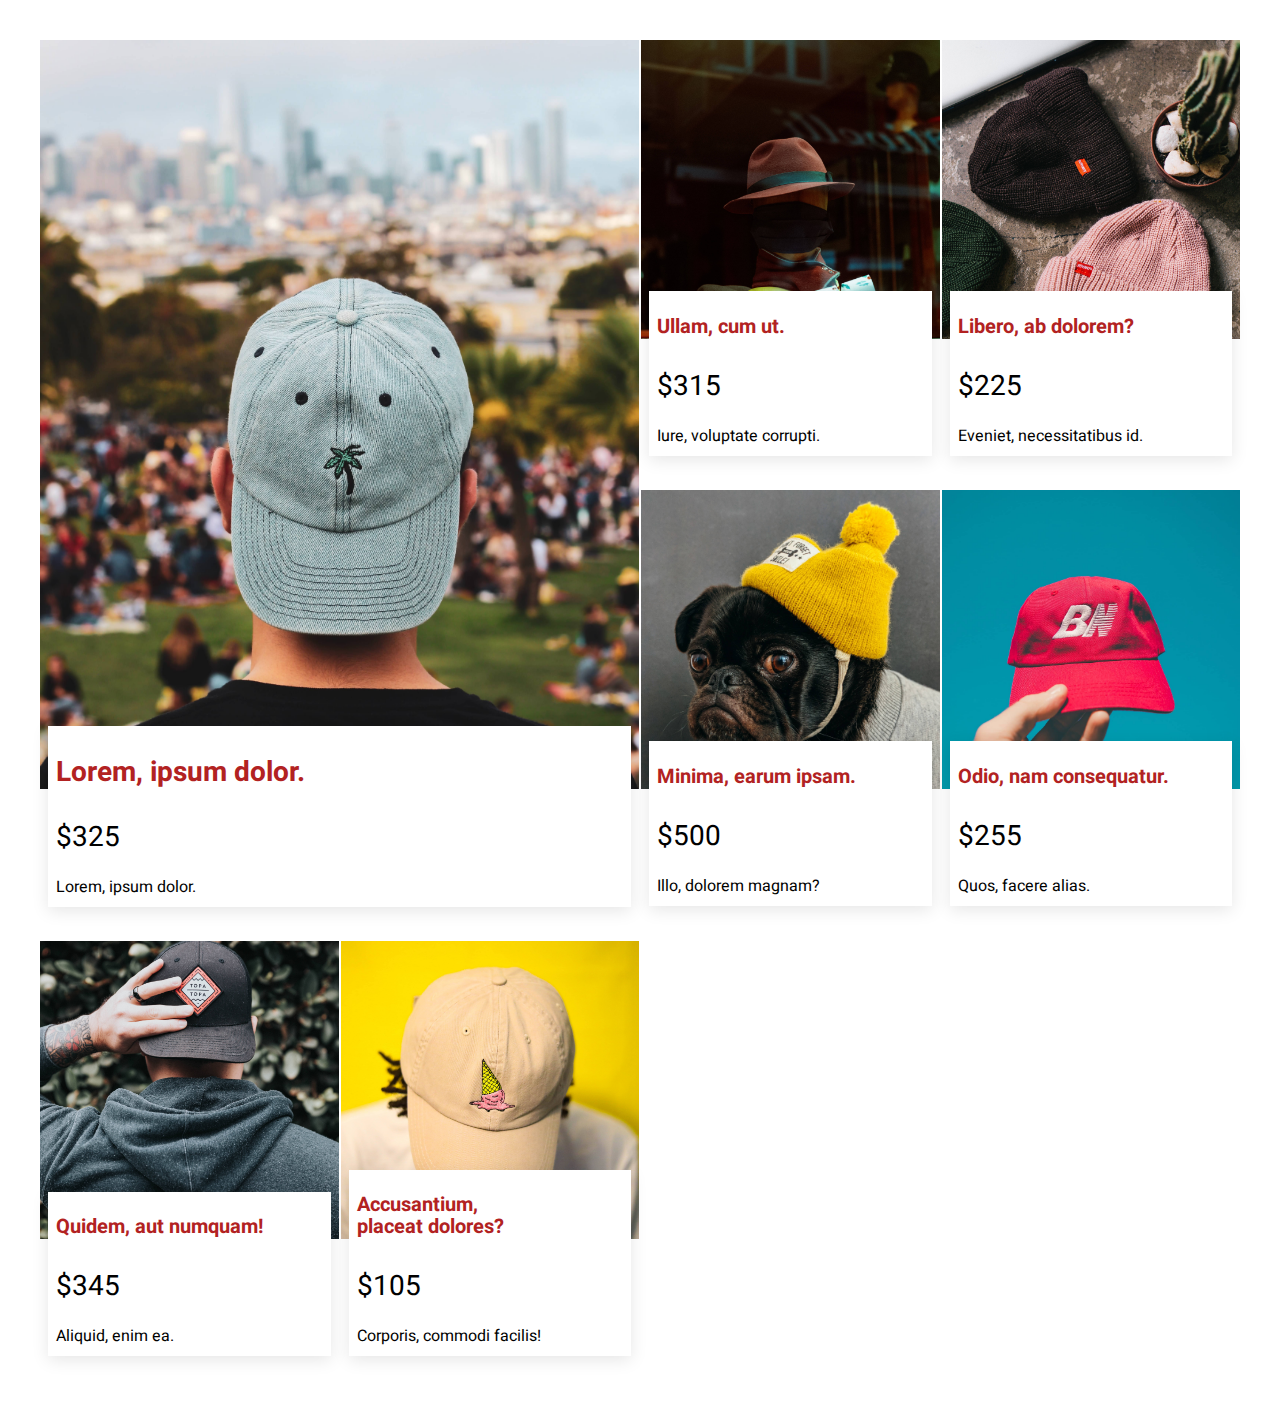
<file: dynamic-grid/index.html>
<!DOCTYPE html>
<html lang="en">
  <head>
    <meta charset="UTF-8" />
    <link rel="icon" type="image/svg+xml" href="favicon.svg" />
    <meta name="viewport" content="width=device-width, initial-scale=1.0" />
    <title>Dynamic grid layout</title>

    <link rel="preconnect" href="https://fonts.googleapis.com" />
    <link rel="preconnect" href="https://fonts.gstatic.com" crossorigin />
    <link
      href="https://fonts.googleapis.com/css2?family=Bungee&family=Bungee+Shade&family=Heebo:wght@100..900&display=swap"
      rel="stylesheet"
    />

    <link rel="stylesheet" href="style.css" />
  </head>

  <body>
    <main>
      <div class="container">
        <!-- <h1 class="main-title">Our Products</h1> -->
        <!-- <p class="min-content">Lorem ipsum dolor sit amet consectetur adipisicing elit. Dolores corporis ipsa tempora,
        blanditiis nam
        perferendis deleniti iure error velit alias omnis facere, illum numquam molestiae eveniet nisi in molestias
        laborum rerum! Omnis assumenda sunt excepturi facere. At rem maiores accusamus.</p> -->
        <div class="product-grid">
          <div class="card stacked featured">
            <img
              src="img/hat-1.jpg"
              alt="a grey baseball hat with a small palm tree on the front"
              class="card__img"
            />
            <div class="card__content">
              <h2 class="card__title">Lorem, ipsum dolor.</h2>
              <p class="card__price">$325</p>
              <p class="card__description">Lorem, ipsum dolor.</p>
            </div>
          </div>

          <div class="card stacked">
            <img src="img/hat-2.jpg" alt="" class="card__img" />
            <div class="card__content">
              <h2 class="card__title">Ullam, cum ut.</h2>
              <p class="card__price">$315</p>
              <p class="card__description">Iure, voluptate corrupti.</p>
            </div>
          </div>
          <div class="card stacked">
            <img src="img/hat-3.jpg" alt="" class="card__img" />
            <div class="card__content">
              <h2 class="card__title">Libero, ab dolorem?</h2>
              <p class="card__price">$225</p>
              <p class="card__description">Eveniet, necessitatibus id.</p>
            </div>
          </div>
          <div class="card stacked">
            <img src="img/hat-4.jpg" alt="" class="card__img" />
            <div class="card__content">
              <h2 class="card__title">Minima, earum ipsam.</h2>
              <p class="card__price">$500</p>
              <p class="card__description">Illo, dolorem magnam?</p>
            </div>
          </div>
          <div class="card stacked">
            <img src="img/hat-5.jpg" alt="" class="card__img" />
            <div class="card__content">
              <h2 class="card__title">Odio, nam consequatur.</h2>
              <p class="card__price">$255</p>
              <p class="card__description">Quos, facere alias.</p>
            </div>
          </div>
          <div class="card stacked">
            <img src="img/hat-6.jpg" alt="" class="card__img" />
            <div class="card__content">
              <h2 class="card__title">Quidem, aut numquam!</h2>
              <p class="card__price">$345</p>
              <p class="card__description">Aliquid, enim ea.</p>
            </div>
          </div>
          <div class="card stacked">
            <img src="img/hat-7.jpg" alt="" class="card__img" />
            <div class="card__content">
              <h2 class="card__title">Accusantium, placeat dolores?</h2>
              <p class="card__price">$105</p>
              <p class="card__description">Corporis, commodi facilis!</p>
            </div>
          </div>
        </div>
      </div>
    </main>
  </body>
</html>
</file>
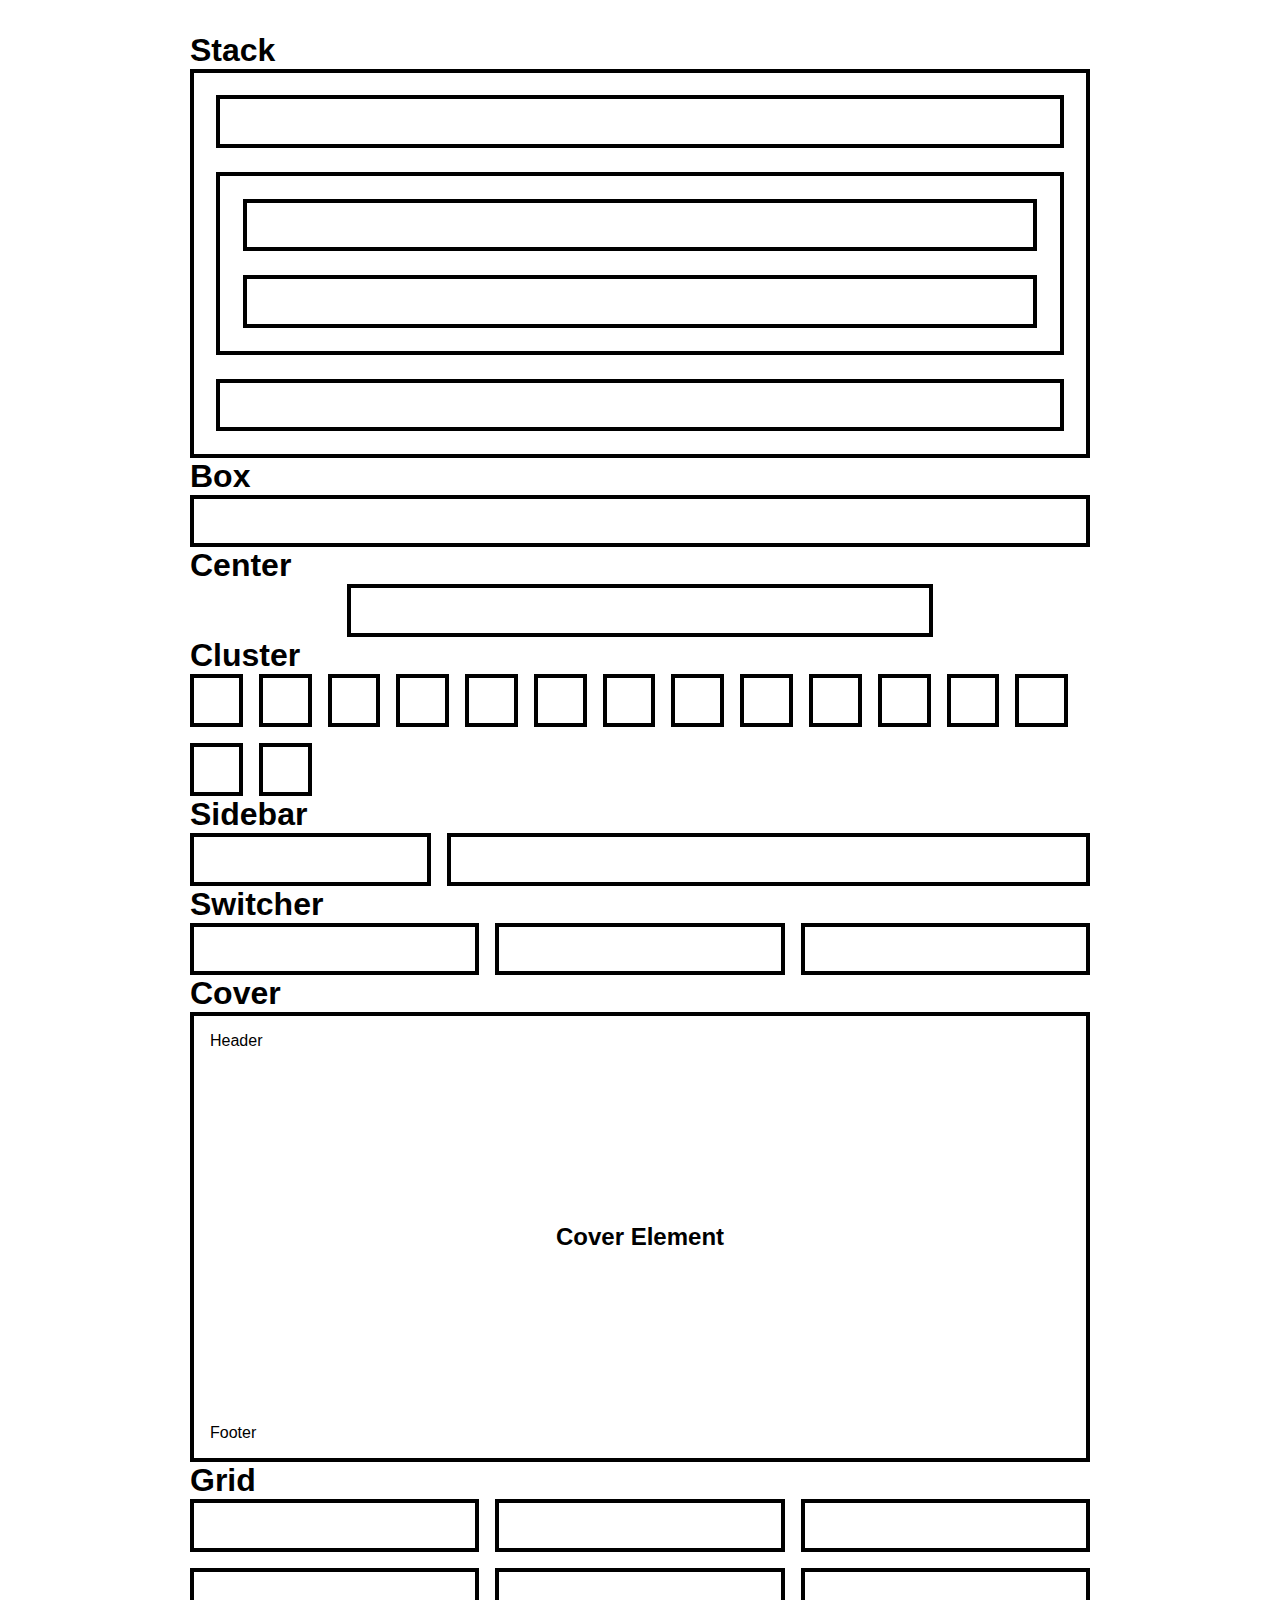
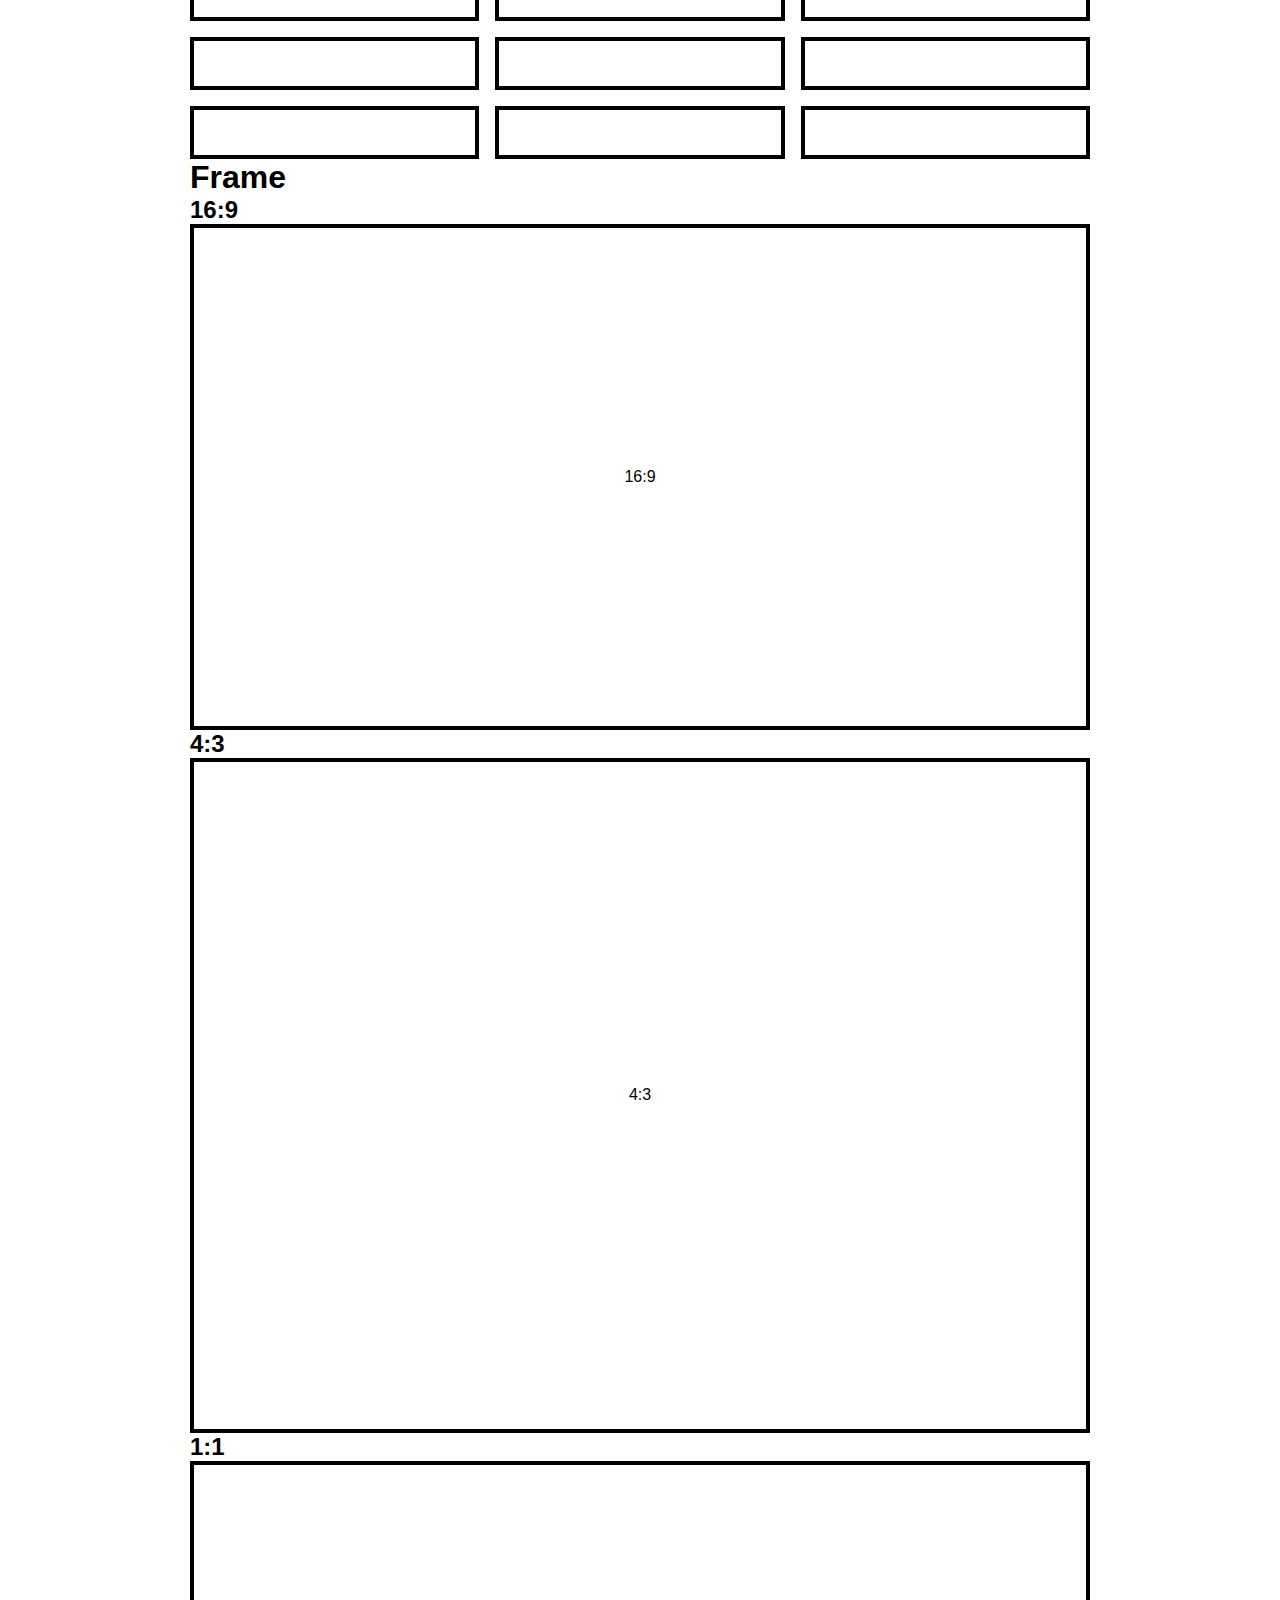
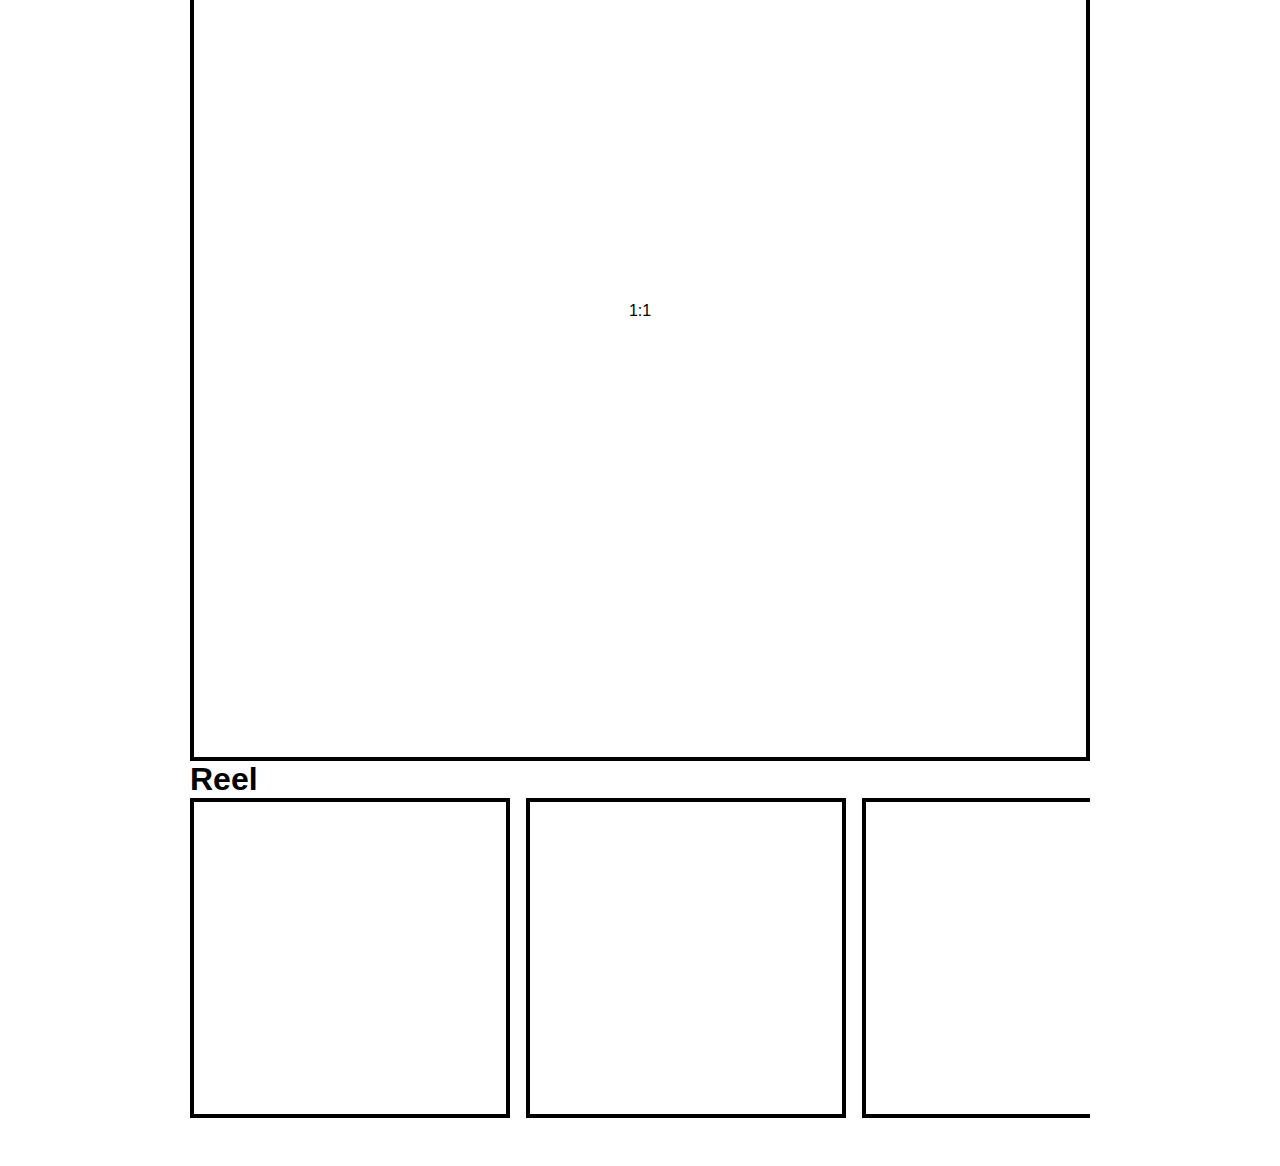
<file: Every_Latout/index.html>
<!DOCTYPE html>
<html lang="en">

<head>
  <meta charset="UTF-8">
  <meta name="viewport" content="width=device-width, initial-scale=1.0">
  <title>The Stack</title>
</head>
<style>
  * {
    box-sizing: border-box;
    padding: 0;
    margin: 0;
  }

  img {
    max-width: 100%;
  }

  body {
    font-family: Helvetica, Arial, sans-serif;
    --border: 4px solid black;
    --padding: calc(1rem * 1.4);
    --border-thick: 4px;
    padding: 2rem;
    margin: 0;
  }

  .container {
    max-width: 900px;
    margin: 0 auto;
  }

  .wrapper {
    border-width: var(--border-thick);
    border: var(--border-thick) solid;
    padding: var(--padding);
  }

  /* Box */

  .box {
    display: block;
    padding: var(--padding);
    border-width: var(--border-thick);
    border: var(--border-thick) solid;
    /* ↓ For high contrast mode */
    outline: var(--border-thick) solid transparent;
    outline-offset: calc(var(--border-thick) * -1);
  }

  /* The Stack
-----------------------------------------------------------------------*/
  .stack {
    display: flex;
    flex-direction: column;
    justify-content: flex-start;
    --space: 1.5rem;
  }

  .stack>*+* {
    margin-top: var(--space);
  }

  /* The Center
-----------------------------------------------------------------------*/
  .center {
    box-sizing: content-box;
    display: block;
    margin-left: auto;
    margin-right: auto;
    max-width: 60ch;
    /* ↓ Intrinsic Centering: That is, centering elements based on their natural, content-based widths. */
    /* display: flex;
  flex-direction: column;
  align-items: center; */

    /* ↓ Gutters (i.e. 1em) */
    /* padding-left: 1em;
  padding-right: 1em; */
  }

  /* The Cluster
-----------------------------------------------------------------------*/
  .cluster {
    --space: 1rem;
    overflow: hidden;
  }

  .cluster>* {
    display: flex;
    flex-wrap: wrap;
    justify-content: flex-start;
    align-items: center;
    margin: calc(var(--space) / 2 * -1);
  }

  .cluster>*>* {
    margin: calc(var(--space) / 2);
  }

  /* The Sidebar
-----------------------------------------------------------------------*/

  /* ↓ targets the intermediary wrapper */
  .sidebar {
    overflow: hidden;
    --space: 1em;
    --side-width: 15rem;
    --content-min: 50%;
  }

  .sidebar>* {
    display: flex;
    flex-wrap: wrap;
    margin: calc((var(--space) / 2) * -1);
  }

  .sidebar>*>* {
    flex-basis: var(--side-width);
    flex-grow: 1;
    /* ↓ applies to both elements */
    margin: calc((var(--space) / 2));
  }

  /* ↓ if is a right sidebar (side: right) -> :first-child */
  .sidebar>*> :last-child {
    /* ↓ grow from nothing */
    flex-basis: 0;
    flex-grow: 999;
    min-width: calc(var(--content-min) - var(--space));
  }

  /* The Switcher
-----------------------------------------------------------------------*/
  .switcher {
    --threshold: 30rem;
    --space: 1rem;
    --large: calc(1 + 7 / 10);
  }

  .switcher>* {
    display: flex;
    flex-wrap: wrap;
    /* ↓ Multiply by -1 to make negative */
    margin: calc(var(--space) / 2 * -1);
  }

  .switcher>*>* {
    flex-grow: 1;
    flex-basis: calc((var(--threshold) - (100% - var(--space))) * 999);
    /* ↓ Half the value to each element, combining to make the whole */
    margin: calc(var(--space) / 2);
  }

  /* .switcher > * > :nth-child(1) {
  flex-grow: var(--large);
} */

  .switcher>*> :nth-last-child(n + 4),
  .switcher>*> :nth-last-child(n + 4)~* {
    flex-basis: 100%;
  }

  /* The Cover
-----------------------------------------------------------------------*/
  .cover {
    --padding: 1rem;
    --min-height: 50vh;
    --space: 1rem;
    display: flex;
    flex-direction: column;
    min-height: var(--min-height);
    /* ↓ noPad padding: 0; */
    padding: var(--padding);
  }

  .cover>* {
    margin-top: var(--space);
    margin-bottom: var(--space);
  }

  /* ↓ h2 is the centered selector but can be any selector */
  .cover> :first-child:not(h2) {
    margin-top: 0;
  }

  .cover> :last-child:not(h2) {
    margin-bottom: 0;
  }

  /* ↓ h2 is the centered selector but can be any selector */
  .cover>h2 {
    margin-top: auto;
    margin-bottom: auto;
  }

  /* The Grid
-----------------------------------------------------------------------*/
  .grid {
    --min: 15rem;
    --space: 1rem;
    align-content: start;
    display: grid;
    gap: var(--space);
    grid-template-columns: 100%;
  }

  /* needs javascript for when the container size is wider than the grid width */
  .grid.aboveMin {
    grid-template-columns: repeat(auto-fit, minmax(var(--min), 1fr));
  }

  /* The Frame
-----------------------------------------------------------------------*/
  .frame {
    padding-bottom: calc(var(--n) / var(--d) * 100%);
    position: relative;
  }

  .frame916 {
    --n: 9;
    --d: 16;
  }

  .frame43 {
    --n: 3;
    --d: 4;
  }

  .frame-square {
    --n: 1;
    --d: 1;
  }

  .frame>* {
    overflow: hidden;
    position: absolute;
    top: 0;
    right: 0;
    bottom: 0;
    left: 0;
    display: flex;
    justify-content: center;
    align-items: center;
  }

  .frame>img,
  .frame>video {
    width: 100%;
    height: 100%;
    object-fit: cover;
  }

  /* The Reel
-----------------------------------------------------------------------*/

  .reel {
    --space: 1rem;
    --itemWidth: auto;
    --height: auto;
    --trackColor: lightcoral;
    --thumbColor: #fff;
    display: flex;
    /* ↓ For images, which may be very large or use differing aspect ratios, we may want to set the Reel’s height. */
    height: var(--height);
    overflow-x: auto;
    overflow-y: hidden;
    scrollbar-color: var(--thumbColor) var(--trackColor);
  }

  .reel::-webkit-scrollbar {
    height: 1rem;
  }

  .reel::-webkit-scrollbar-track {
    background-color: var(--trackColor);
  }

  .reel::-webkit-scrollbar-thumb {
    background-color: var(--trackColor);
    background-image: linear-gradient(var(--trackColor) 0,
        var(--trackColor) 0.25rem,
        var(--thumbColor) 0.25rem,
        var(--thumbColor) 0.75rem,
        var(--trackColor) 0.75rem);
  }

  .reel>* {
    flex: 0 0 var(--itemWidth);
  }

  .reel>img {
    height: 100%;
    flex-basis: auto;
    width: auto;
  }

  .reel>*+* {
    margin-left: var(--space);
  }

  .reel.overflowing {
    padding-bottom: var(--space);
  }
</style>

<body>
  <div class="container">
    <h1>Stack</h1>
    <div class="stack wrapper">
      <div class="box"></div>
      <div class="stack wrapper">
        <div class="box"></div>
        <div class="box"></div>
      </div>
      <div class="box"></div>
    </div>

    <h1>Box</h1>
    <div class="box"></div>

    <h1>Center</h1>
    <div class="center wrapper"></div>

    <h1>Cluster</h1>
    <div class="cluster">
      <!-- intermediary wrapper -->
      <div>
        <div class="box"></div>
        <div class="box"></div>
        <div class="box"></div>
        <div class="box"></div>
        <div class="box"></div>
        <div class="box"></div>
        <div class="box"></div>
        <div class="box"></div>
        <div class="box"></div>
        <div class="box"></div>
        <div class="box"></div>
        <div class="box"></div>
        <div class="box"></div>
        <div class="box"></div>
        <div class="box"></div>
      </div>
    </div>

    <h1>Sidebar</h1>
    <div class="sidebar">
      <!-- intermediary wrapper -->
      <div>
        <div class="box"></div>
        <div class="box"></div>
      </div>
    </div>

    <h1>Switcher</h1>
    <div class="switcher">
      <!-- intermediary wrapper -->
      <div>
        <div class="box"></div>
        <div class="box"></div>
        <div class="box"></div>
      </div>
    </div>

    <h1>Cover</h1>
    <div class="cover box">
      <!-- header -->
      <div>
        Header
      </div>
      <!-- centered element -->
      <h2 style="text-align: center;">Cover Element</h2>
      <!-- footer -->
      <div>
        Footer
      </div>
    </div>

    <h1>Grid</h1>
    <div class="grid" data-min="15rem">
      <div class="box"></div>
      <div class="box"></div>
      <div class="box"></div>
      <div class="box"></div>
      <div class="box"></div>
      <div class="box"></div>
      <div class="box"></div>
      <div class="box"></div>
      <div class="box"></div>
      <div class="box"></div>
      <div class="box"></div>
      <div class="box"></div>
    </div>

    <h1>Frame</h1>

    <h2>16:9</h2>
    <div class="frame frame916">
      <div class="box">16:9</div>
    </div>

    <h2>4:3</h2>
    <div class="frame frame43">
      <div class="box">4:3</div>
    </div>

    <h2>1:1</h2>
    <div class="frame frame-square">
      <div class="box">1:1</div>
    </div>

    <h1>Reel</h1>
    <div class="reel">
      <div class="box" style="height: 20em; width: 20em;"></div>
      <div class="box" style="height: 20em; width: 20em;"></div>
      <div class="box" style="height: 20em; width: 20em;"></div>
      <div class="box" style="height: 20em; width: 20em;"></div>
      <div class="box" style="height: 20em; width: 20em;"></div>
      <div class="box" style="height: 20em; width: 20em;"></div>
      <div class="box" style="height: 20em; width: 20em;"></div>
      <div class="box" style="height: 20em; width: 20em;"></div>
      <div class="box" style="height: 20em; width: 20em;"></div>
      <div class="box" style="height: 20em; width: 20em;"></div>
    </div>
  </div>

  <script>
    /* The Grid
    -----------------------------------------------------------------------*/
    (function observeGrid() {
      const gridNode = document.querySelector('.grid');
      // Feature detect ResizeObserver
      if ('ResizeObserver' in window) {
        // Get the min value from data-min="[min]"
        const min = gridNode.dataset.min;

        // Create a proxy element to measure and convert
        // the `min` value (which might be em, rem, etc) to `px`
        const test = document.createElement('div');
        test.style.width = min;
        gridNode.appendChild(test);
        const minToPixels = test.offsetWidth;
        gridNode.removeChild(test);

        const ro = new ResizeObserver((entries) => {
          for (let entry of entries) {
            // Get the element's current dimensions
            const cr = entry.contentRect;
            // `true` if the container is wider than the minimum
            const isWide = cr.width > minToPixels;
            // toggle the class conditionally
            gridNode.classList.toggle('aboveMin', isWide);
          }
        });

        ro.observe(gridNode);
      }
    })();

    /* The Reel
    -----------------------------------------------------------------------*/
    (function () {
      const className = 'reel';
      const reels = Array.from(document.querySelectorAll(`.${className}`));
      const toggleOverflowClass = (elem) => {
        elem.classList.toggle('overflowing', elem.scrollWidth > elem.clientWidth);
      };

      for (let reel of reels) {
        if ('ResizeObserver' in window) {
          new ResizeObserver((entries) => {
            toggleOverflowClass(entries[ 0 ].target);
          }).observe(reel);
        }

        if ('MutationObserver' in window) {
          new MutationObserver((entries) => {
            toggleOverflowClass(entries[ 0 ].target);
          }).observe(reel, { childList: true });
        }
      }
    })();
  </script>

</body>




</html>
</file>
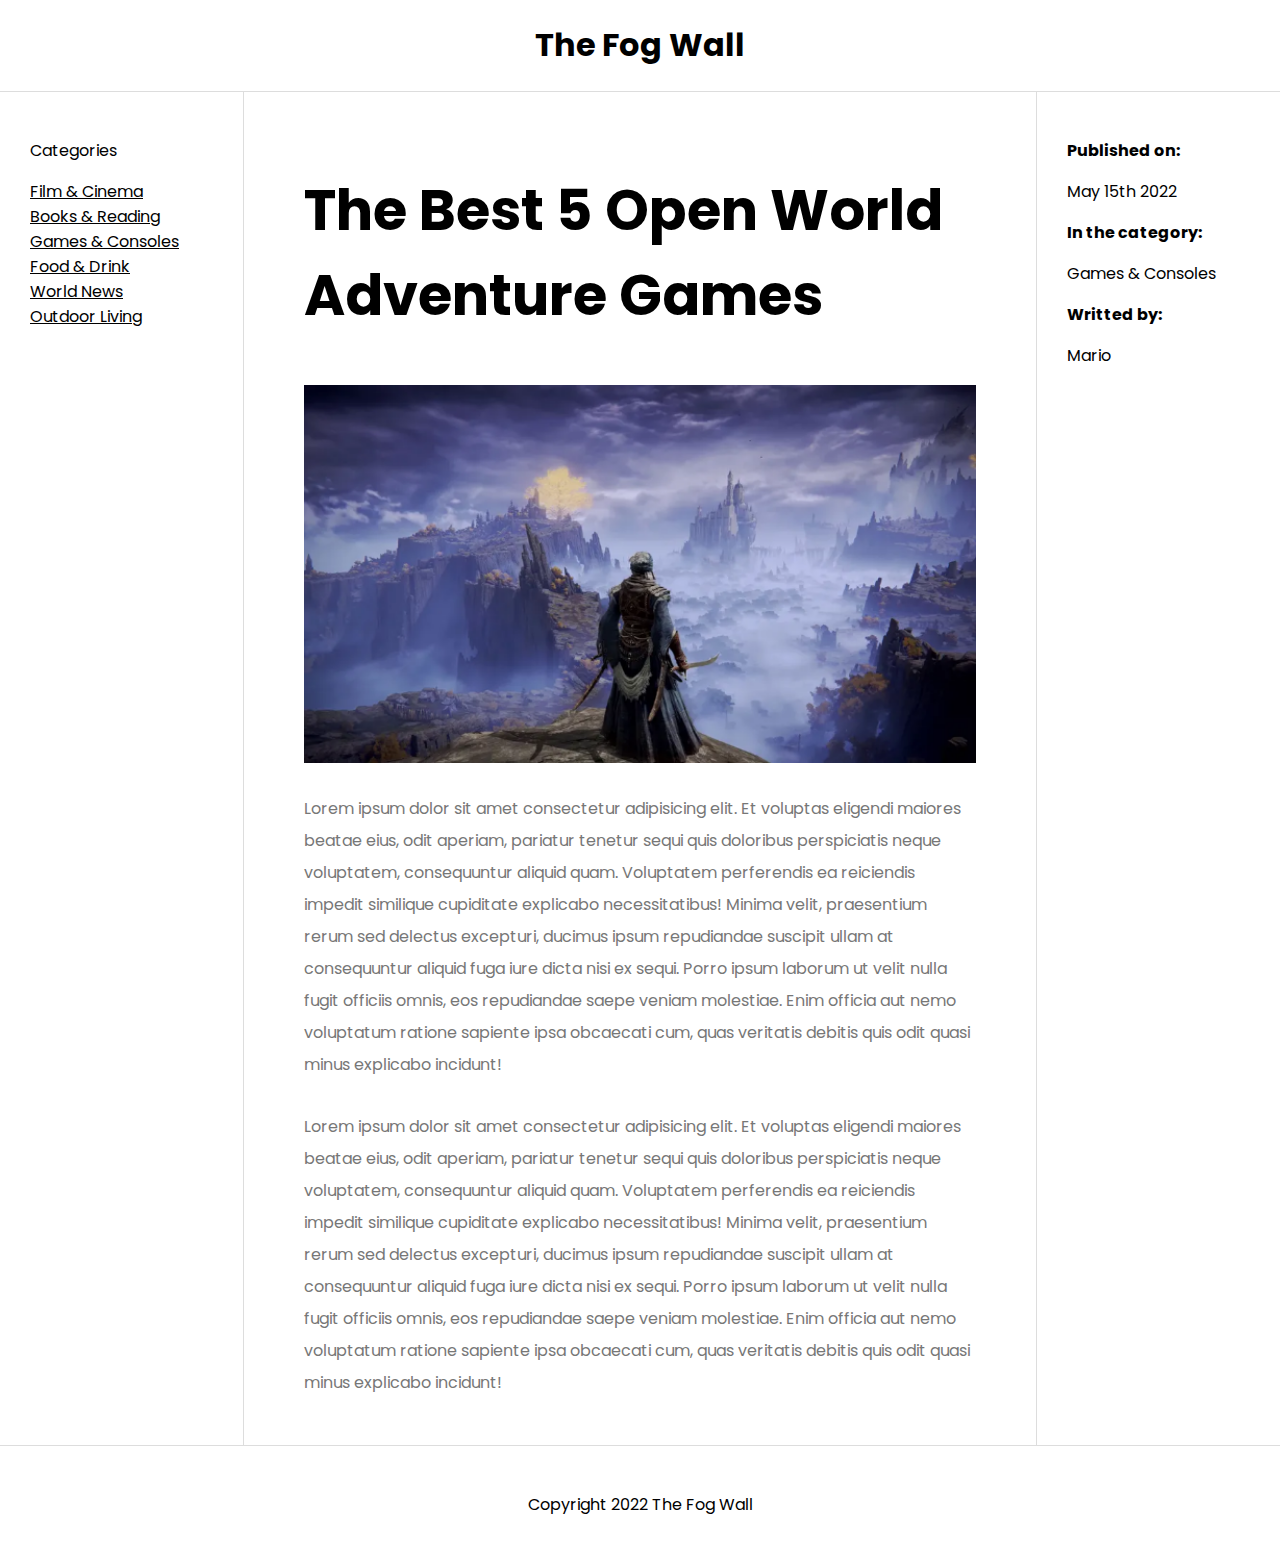
<file: holy-grail/index.html>
<html lang="en">
<head>
  <meta charset="UTF-8">
  <meta http-equiv="X-UA-Compatible" content="IE=edge">
  <meta name="viewport" content="width=device-width, initial-scale=1.0">
  <link rel="stylesheet" href="styles.css">
  <title>Holy Grail Layout</title>
</head>
<body>
  <div class="grid-container">
    <header>
      <h1>The Fog Wall</h1>
    </header>
    <nav>
      <p>Categories</p>
      <li>Film & Cinema</li>
      <li>Books & Reading</li>
      <li>Games & Consoles</li>
      <li>Food & Drink</li>
      <li>World News</li>
      <li>Outdoor Living</li>
    </nav>
    <article>
      <h2>The Best 5 Open World Adventure Games</h2>
      <img src="img/banner.png" alt="article banner">
      <p>Lorem ipsum dolor sit amet consectetur adipisicing elit. Et voluptas eligendi maiores beatae eius, odit aperiam, pariatur tenetur sequi quis doloribus perspiciatis neque voluptatem, consequuntur aliquid quam. Voluptatem perferendis ea reiciendis impedit similique cupiditate explicabo necessitatibus! Minima velit, praesentium rerum sed delectus excepturi, ducimus ipsum repudiandae suscipit ullam at consequuntur aliquid fuga iure dicta nisi ex sequi. Porro ipsum laborum ut velit nulla fugit officiis omnis, eos repudiandae saepe veniam molestiae. Enim officia aut nemo voluptatum ratione sapiente ipsa obcaecati cum, quas veritatis debitis quis odit quasi minus explicabo incidunt!</p>
      <p>Lorem ipsum dolor sit amet consectetur adipisicing elit. Et voluptas eligendi maiores beatae eius, odit aperiam, pariatur tenetur sequi quis doloribus perspiciatis neque voluptatem, consequuntur aliquid quam. Voluptatem perferendis ea reiciendis impedit similique cupiditate explicabo necessitatibus! Minima velit, praesentium rerum sed delectus excepturi, ducimus ipsum repudiandae suscipit ullam at consequuntur aliquid fuga iure dicta nisi ex sequi. Porro ipsum laborum ut velit nulla fugit officiis omnis, eos repudiandae saepe veniam molestiae. Enim officia aut nemo voluptatum ratione sapiente ipsa obcaecati cum, quas veritatis debitis quis odit quasi minus explicabo incidunt!</p>
    </article>
    <aside>
      <ul>
        <li>
          <p><strong>Published on:</strong></p>
          <p>May 15th 2022</p>
        </li>
        <li>
          <p><strong>In the category:</strong></p>
          <p>Games & Consoles</p>
        </li>
        <li>
          <p><strong>Writted by:</strong></p>
          <p>Mario</p>
        </li>
      </ul>
    </aside>
    <footer>
      <p>Copyright 2022 The Fog Wall</p>
    </footer>
  </div>
</body>
</html>
</file>
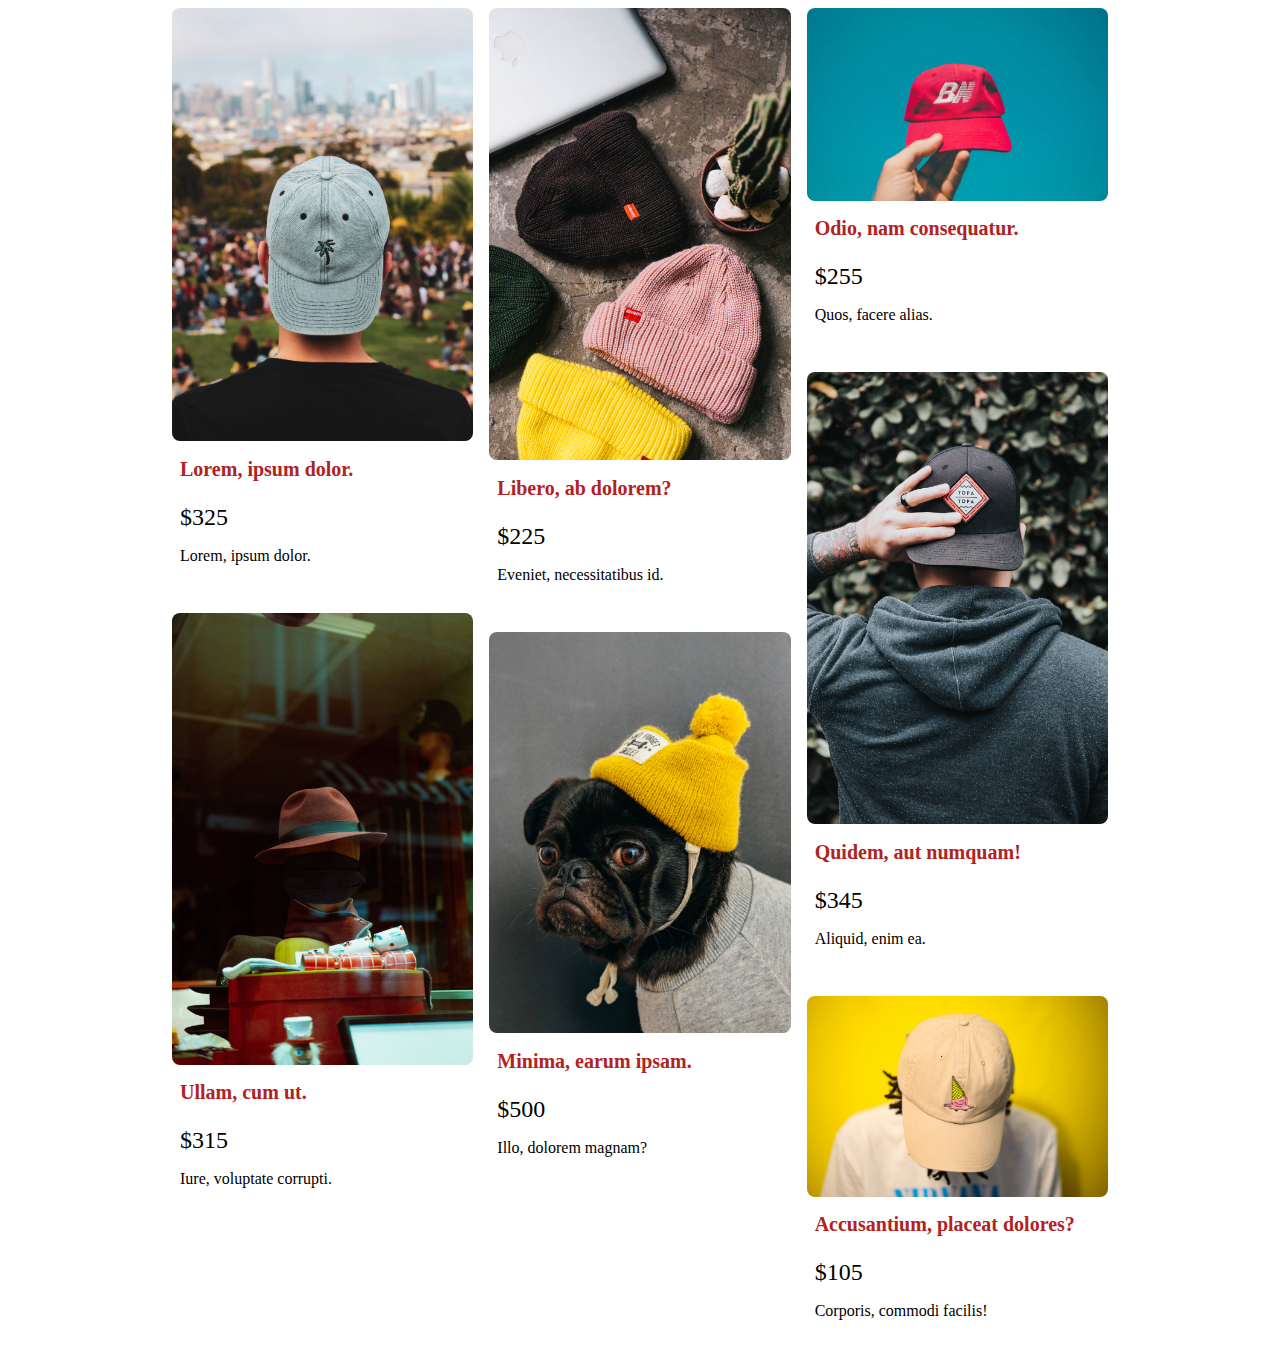
<file: masonary/index.html>
<!DOCTYPE html>
<html lang="en">
  <head>
    <meta charset="UTF-8" />
    <meta name="viewport" content="width=device-width, initial-scale=1.0" />
    <title>Document</title>
  </head>
  <link rel="stylesheet" href="style.css" />
  <body>
    <main>
      <div class="container">
        <div class="product-grid">
          <div class="card stacked">
            <img
              src="img/hat-1.jpg"
              alt="a grey baseball hat with a small palm tree on the front"
              class="card__img"
            />
            <div class="card__content">
              <h2 class="card__title">Lorem, ipsum dolor.</h2>
              <p class="card__price">$325</p>
              <p class="card__description">Lorem, ipsum dolor.</p>
            </div>
          </div>

          <div class="card stacked">
            <img src="img/hat-2.jpg" alt="" class="card__img" />
            <div class="card__content">
              <h2 class="card__title">Ullam, cum ut.</h2>
              <p class="card__price">$315</p>
              <p class="card__description">Iure, voluptate corrupti.</p>
            </div>
          </div>
          <div class="card stacked">
            <img src="img/hat-3.jpg" alt="" class="card__img" />
            <div class="card__content">
              <h2 class="card__title">Libero, ab dolorem?</h2>
              <p class="card__price">$225</p>
              <p class="card__description">Eveniet, necessitatibus id.</p>
            </div>
          </div>
          <div class="card stacked">
            <img src="img/hat-4.jpg" alt="" class="card__img" />
            <div class="card__content">
              <h2 class="card__title">Minima, earum ipsam.</h2>
              <p class="card__price">$500</p>
              <p class="card__description">Illo, dolorem magnam?</p>
            </div>
          </div>
          <div class="card stacked">
            <img src="img/hat-5.jpg" alt="" class="card__img" />
            <div class="card__content">
              <h2 class="card__title">Odio, nam consequatur.</h2>
              <p class="card__price">$255</p>
              <p class="card__description">Quos, facere alias.</p>
            </div>
          </div>
          <div class="card stacked">
            <img src="img/hat-6.jpg" alt="" class="card__img" />
            <div class="card__content">
              <h2 class="card__title">Quidem, aut numquam!</h2>
              <p class="card__price">$345</p>
              <p class="card__description">Aliquid, enim ea.</p>
            </div>
          </div>
          <div class="card stacked">
            <img src="img/hat-7.jpg" alt="" class="card__img" />
            <div class="card__content">
              <h2 class="card__title">Accusantium, placeat dolores?</h2>
              <p class="card__price">$105</p>
              <p class="card__description">Corporis, commodi facilis!</p>
            </div>
          </div>
        </div>
      </div>
    </main>
  </body>
</html>
</file>
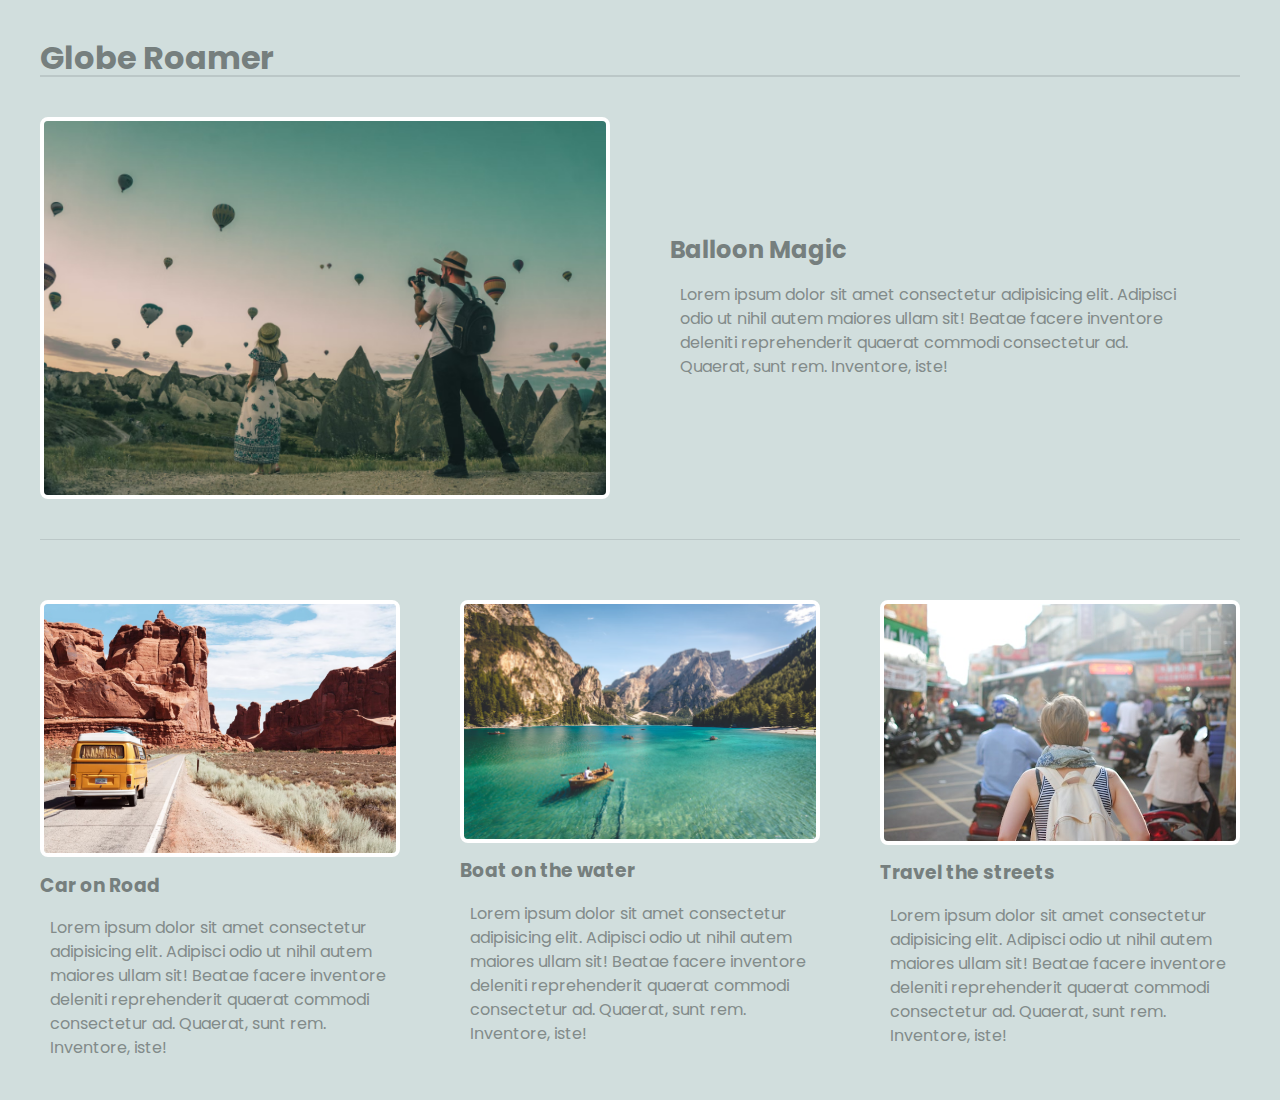
<file: multi-column/index.html>
<html lang="en">
  <head>
    <meta charset="UTF-8" />
    <meta http-equiv="X-UA-Compatible" content="IE=edge" />
    <meta name="viewport" content="width=device-width, initial-scale=1.0" />
    <title>Multi Column Blog Layout</title>
    <link rel="stylesheet" href="styles.css" />
  </head>
  <body>
    <header>
      <h1>Globe Roamer</h1>
    </header>
    <main class="grid-container">
      <!-- Featured -->
      <article class="featured">
        <img src="./img/1.png" alt="Hot air balloons" />
        <section>
          <h2>Balloon Magic</h2>
          <p>
            Lorem ipsum dolor sit amet consectetur adipisicing elit. Adipisci
            odio ut nihil autem maiores ullam sit! Beatae facere inventore
            deleniti reprehenderit quaerat commodi consectetur ad. Quaerat, sunt
            rem. Inventore, iste!
          </p>
        </section>
      </article>
      <!-- Other 3 Articles -->
      <article>
        <img src="./img/2.png" alt="Car on road" />
        <section>
          <h3>Car on Road</h3>
          <p>
            Lorem ipsum dolor sit amet consectetur adipisicing elit. Adipisci
            odio ut nihil autem maiores ullam sit! Beatae facere inventore
            deleniti reprehenderit quaerat commodi consectetur ad. Quaerat, sunt
            rem. Inventore, iste!
          </p>
        </section>
      </article>
      <article>
        <img src="./img/3.png" alt="Boat in water" />
        <section>
          <h3>Boat on the water</h3>
          <p>
            Lorem ipsum dolor sit amet consectetur adipisicing elit. Adipisci
            odio ut nihil autem maiores ullam sit! Beatae facere inventore
            deleniti reprehenderit quaerat commodi consectetur ad. Quaerat, sunt
            rem. Inventore, iste!
          </p>
        </section>
      </article>
      <article>
        <img src="./img/4.png" alt="Street with people" />
        <section>
          <h3>Travel the streets</h3>
          <p>
            Lorem ipsum dolor sit amet consectetur adipisicing elit. Adipisci
            odio ut nihil autem maiores ullam sit! Beatae facere inventore
            deleniti reprehenderit quaerat commodi consectetur ad. Quaerat, sunt
            rem. Inventore, iste!
          </p>
        </section>
      </article>
    </main>
  </body>
</html>
</file>
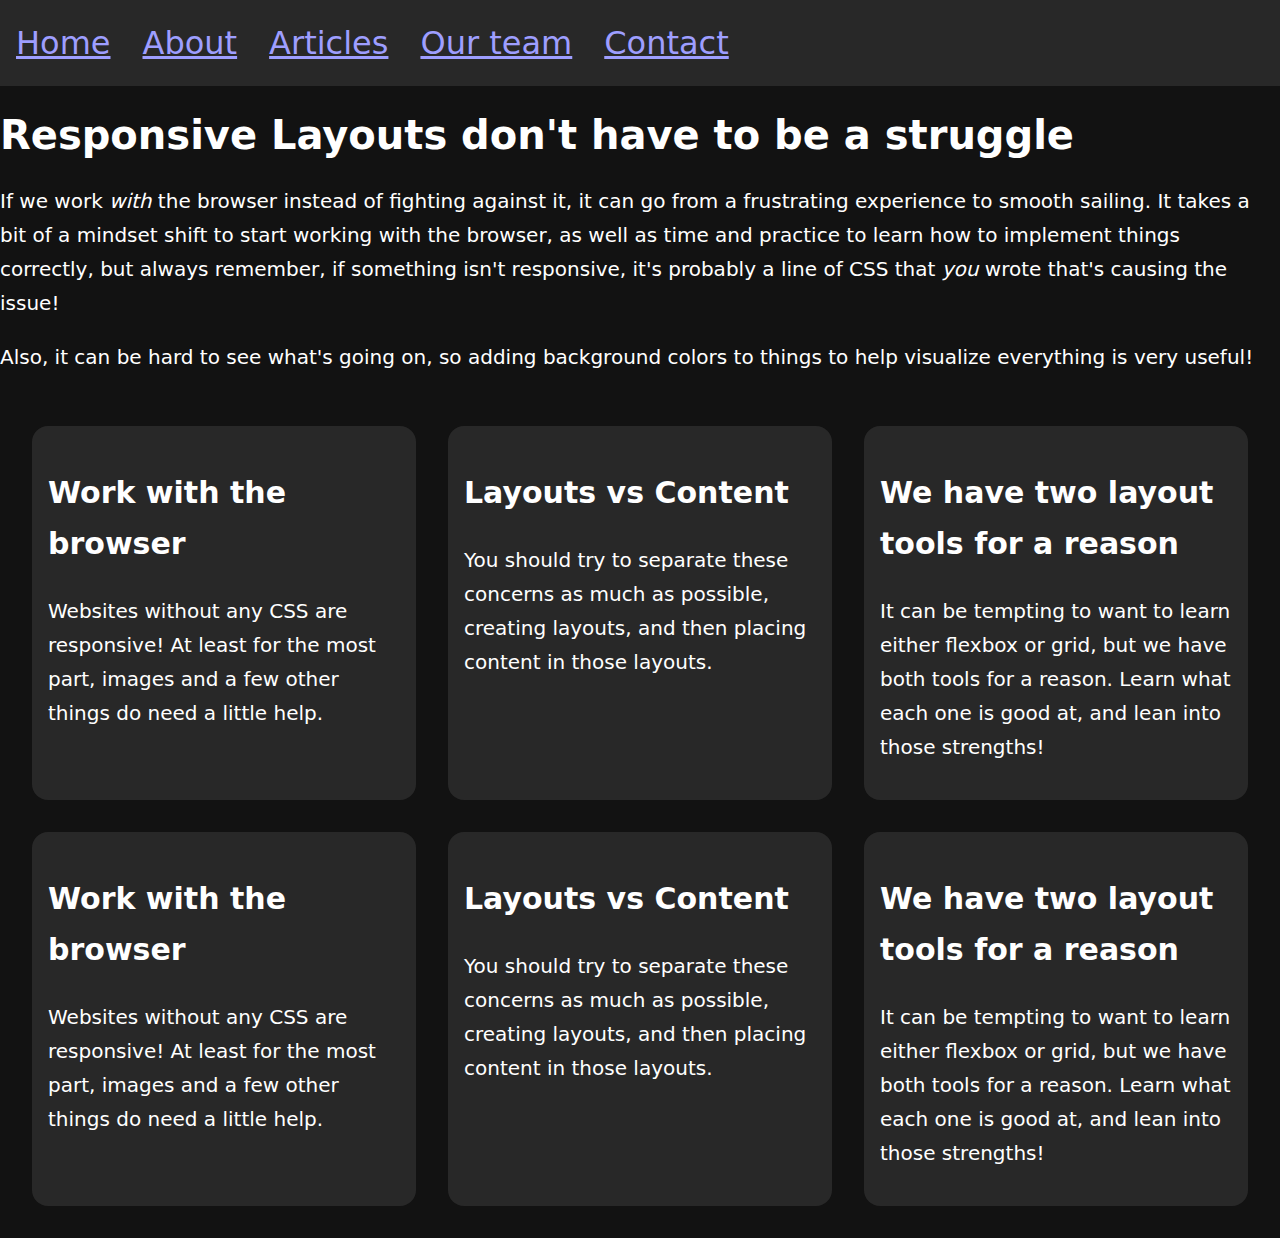
<file: Responisve Layouts - 4/index.html>
<!DOCTYPE html>
<html lang="en">
  <head>
    <meta charset="UTF-8" />
    <meta name="viewport" content="width=device-width, initial-scale=1.0" />
    <link rel="stylesheet" href="style.css" />
    <title>Layout - 4</title>
  </head>
  <body>
    <header>
      <nav>
        <ul>
          <li><a href="#">Home</a></li>
          <li><a href="#">About</a></li>
          <li><a href="#">Articles</a></li>
          <li><a href="#">Our team</a></li>
          <li><a href="#">Contact</a></li>
        </ul>
      </nav>
    </header>

    <h1>Responsive Layouts don't have to be a struggle</h1>
    <p>
      If we work <em>with</em> the browser instead of fighting against it, it
      can go from a frustrating experience to smooth sailing. It takes a bit of
      a mindset shift to start working with the browser, as well as time and
      practice to learn how to implement things correctly, but always remember,
      if something isn't responsive, it's probably a line of CSS that
      <em>you</em> wrote that's causing the issue!
    </p>
    <p>
      Also, it can be hard to see what's going on, so adding background colors
      to things to help visualize everything is very useful!
    </p>

    <div class="grid-auto-fit">
      <div class="card">
        <h2>Work with the browser</h2>
        <p>
          Websites without any CSS are responsive! At least for the most part,
          images and a few other things do need a little help.
        </p>
      </div>

      <div class="card">
        <h2>Layouts vs Content</h2>
        <p>
          You should try to separate these concerns as much as possible,
          creating layouts, and then placing content in those layouts.
        </p>
      </div>

      <div class="card">
        <h2>We have two layout tools for a reason</h2>
        <p>
          It can be tempting to want to learn either flexbox or grid, but we
          have both tools for a reason. Learn what each one is good at, and lean
          into those strengths!
        </p>
      </div>

      <div class="card">
        <h2>Work with the browser</h2>
        <p>
          Websites without any CSS are responsive! At least for the most part,
          images and a few other things do need a little help.
        </p>
      </div>

      <div class="card">
        <h2>Layouts vs Content</h2>
        <p>
          You should try to separate these concerns as much as possible,
          creating layouts, and then placing content in those layouts.
        </p>
      </div>

      <div class="card">
        <h2>We have two layout tools for a reason</h2>
        <p>
          It can be tempting to want to learn either flexbox or grid, but we
          have both tools for a reason. Learn what each one is good at, and lean
          into those strengths!
        </p>
      </div>
    </div>
  </body>
</html>
</file>
<file: 4 - masonry/styles.css>
@import url('https://fonts.googleapis.com/css2?family=Poppins:wght@200;400;500;600;800&family=VT323&display=swap');

body {
  margin: 0;
  font-family: "Poppins";
  background: #f7f7f7;
}

header {
  background: #fff;
  padding: 10px;
}
nav {
  max-width: 1400px;
  margin: 0 auto;
  display: grid;
  grid-template-columns: repeat(5, 1fr);
  align-items: center;
  text-align: center;
}
nav a {
  text-decoration: none;
  color: #333;
}
nav h1 {
  text-transform: uppercase;
  line-height: 1em;
}
nav h1 div:first-child {
  font-weight: 800;
  letter-spacing: 1.5px;
}
nav h1 div:last-child {
  font-weight: 400;
}
main {
  max-width: 1200px;
  margin: 60px auto;
  padding: 20px;
  display: grid;
  grid-template-columns: 1fr 1fr 1fr;
  grid-auto-rows: 250px;
  gap: 30px;
}
main div {
  overflow: hidden;
  background: #fff;
  border-radius: 6px;
  border: 16px solid #fff;
  box-shadow: 3px 3px 5px rgba(0,0,0,0.05);
}
main img {
  min-width: 100%;
  height: 100%;
}
main .short {
  grid-row: span 1;
}
main .tall {
  grid-row: span 2;
}

@media screen and (max-width: 960px) {
  main {
    grid-template-columns: 1fr 1fr;
  }
}

@media screen and (max-width: 620px) {
  main {
    grid-template-columns: 1fr;
    max-width: 400px;
    margin-top: 20px;
  }
  nav {
    grid-template-columns: repeat(4, 1fr);
  }
  nav h1{
    grid-column: 1 / span 4;
    grid-row: 1;
  }  
}
</file>
<file: 5 - portfolio/styles.css>
@import url('https://fonts.googleapis.com/css2?family=Poppins:wght@200;400;500;600;800&family=VT323&display=swap');

body {
  margin: 0;
  font-family: "Poppins";
}

main {
  display: grid;
  grid-template-columns: 1.2fr 1fr 1fr;
  min-height: 100%;
}
.panel {
  display: grid;
  grid-template-columns: 1fr;
}
.panel .text {
  background: #eeeee7;
  color: #323230;
  padding: 30px 60px;
}

/* welcome panel */
.panel.welcome {
  background: #323230;
  padding: 30px 60px;
  grid-auto-rows: 1fr;
}
.panel.welcome nav a {
  color: #a8a8a8;
  text-decoration: none;
  margin-right: 20px;
}
.panel.welcome p {
  color: #a8a8a8;
  max-width: 540px;
  line-height: 2em;
}
.panel.welcome h1 {
  color: #eeeee7;
  font-size: 3em;
}
.panel.welcome footer {
  align-self: end;
}

/* about panel */
.panel.about {
  grid-template-rows: 3fr 1fr;
  overflow: hidden;
}
.panel.about img {
  min-height: 100%;
  min-width: 100%;
}

/* photos panel */
.panel.photos {
  grid-template-rows: 1fr 3fr;
  overflow: hidden;
}
.panel.photos img {
  min-height: 100%;
  min-width: 100%;
}

@media screen and (max-width: 1400px) {
  main {
    grid-template-columns: 1fr 1fr;
  }
  .panel.photos {
    grid-column: span 2;
    grid-template-columns: 1fr 1fr;
    grid-template-rows: 1fr;
  }
}
@media screen and (max-width: 960px) {
  main {
    grid-template-columns: 1fr;
    grid-template-rows: 500px 400px 400px;
  }
  .panel.about {
    grid-column: span 2;
    grid-template-columns: 1fr 1fr;
    grid-template-rows: 1fr;
  }
  .panel img {
    width: 100%;
  }
}
@media screen and (max-width: 680px) {
  main {
    grid-template-rows: 700px 600px 600px;
  }
  .panel.about, .panel.photos {
    grid-column: span 1;
    grid-template-columns: 1fr;
    grid-template-rows: 1fr 1fr;
    border-bottom: 1px solid #dcdcd0;
  }
  
  .panel img {
    width: 100%;
  }
}
</file>
<file: bento_grid/style.css>
@font-face {
  font-family: "DM Sans";
  font-weight: 400 500;
  src: url("assets/fonts/DMSans-VariableFont_opsz,wght.ttf");
}

@font-face {
  font-family: "DM Sans";
  font-style: italic;
  font-weight: 400 500;
  src: url("assets/fonts/DMSans-Italic-VariableFont_opsz,wght.ttf");
}

:root {
  --primary-subdued: hsl(254, 88%, 90%);
  --primary-base: hsl(256, 67%, 59%);
  --accent-subdued: hsl(31, 66%, 93%);
  --accent-base: hsl(39, 100%, 71%);
  --white: hsl(0, 0%, 100%);
  --off-white: hsl(0, 0%, 96%);
  --black: hsl(0, 0%, 7%);

  --fs-reg: 1.5rem;

  --fs-md: 2.25rem;
  --fs-lg: 3rem;
  --fs-xl: 4rem;
}

@layer reset {
  *,
  *::before,
  *::after {
    box-sizing: border-box;
  }

  h1,
  h2,
  h3,
  h4,
  h5,
  h6,
  p,
  ul,
  ol,
  figure {
    margin: 0;
  }

  h1,
  h2,
  h3,
  h4,
  h5,
  h6 {
    font-weight: 500;
  }

  img {
    max-width: 100%;
    display: block;
  }
}

@layer base {
  html {
    font-family: "DM Sans", sans-serif;
    line-height: 1.3;
  }

  body {
    margin: 32px;
    color: var(--black);
    font-size: var(--fs-reg);
    background: var(--off-white);
  }

  h1,
  h2 {
    color: var(--heading-foreground, inherit);
    font-size: var(--heading-font-size, var(--fs-md));
    line-height: 1.1;
    text-wrap: balance;

    span {
      display: var(--heading-span-display, inline);
      color: var(--heading-span-foreground, var(--black));
      font-size: var(--heading-span-font-size, inherit);
      font-style: var(--heading-span-style, normal);
    }
  }
}

@layer layout {
  .bento-grid {
    display: grid;
    gap: 24px;
    margin-inline: auto;
    max-inline-size: 1200px;
    grid-template-areas:
      "one"
      "two"
      "three"
      "four"
      "five"
      "six"
      "seven"
      "eight";

    @media (width > 960px) {
      grid-template-areas:
        "seven one one four"
        "seven two three four"
        "eight two three four"
        "eight six five five";
    }
  }

  .bento-grid > * {
    color: var(--bento-card-foreground, var(--black));
    background-color: var(--bento-card-surface, var(--white));
    padding: var(--bento-card-padding, 2rem);
    border-radius: var(--bento-card-border-radius, 0.5rem);
    overflow: clip;
    display: grid;
    gap: var(--bento-card-gap, 2rem);
    align-content: var(--bento-card-vertical-alignment, start);
    justify-items: var(--bento-card-horizontal-alignment, start);
    text-align: var(--bento-card-horizontal-alignment, start);
  }

  .bento-grid img {
    max-width: var(--bento-card-image-width, 100%);
    width: var(--bento-card-image-width, 100%);
    order: var(--bento-card-image-order);
  }

  .bento-grid > :nth-child(1) {
    --heading-font-size: var(--fs-xl);
    --heading-span-foreground: var(--accent-base);
    --bento-card-foreground: var(--white);
    --bento-card-surface: var(--primary-base);
    --bento-card-padding: 3rem;
    --bento-card-horizontal-alignment: center;
    --bento-card-image-width: 70%;
    --bento-card-gap: 1rem;
    grid-area: one;
  }

  .bento-grid > :nth-child(2) {
    --bento-card-image-order: -1;

    /* fixing shadow issue in asset */
    > img {
      filter: drop-shadow(0 0 1rem hsl(0 0% 0% / 0.25));
      border-radius: 100vw;
    }
    grid-area: two;
  }

  .bento-grid > :nth-child(3) {
    --bento-card-surface: var(--accent-base);
    --bento-card-image-width: 75%;
    > img {
      margin-bottom: -4rem;
    }
    grid-area: three;
  }

  .bento-grid > :nth-child(4) {
    --bento-card-surface: var(--primary-subdued);
    --bento-card-horizontal-alignment: center;
    grid-area: four;
  }

  .bento-grid > :nth-child(5) {
    --bento-card-surface: var(--primary-base);
    --bento-card-foreground: var(--white);
    --bento-card-horizontal-alignment: center;
    --bento-card-image-width: 75%;
    --bento-card-image-order: -1;
    grid-area: five;
    @media (width > 960px) {
      --bento-card-gap: 1rem;
      --bento-card-image-width: 100%;
      --bento-card-vertical-alignment: center;
      --bento-card-horizontal-alignment: start;
      grid-template-columns: 1fr 1fr;
    }
  }

  .bento-grid > :nth-child(6) {
    --heading-font-size: var(--fs-xl);
    --heading-span-display: block;
    --heading-span-font-size: var(--fs-reg);

    --bento-card-image-width: 60%;
    grid-area: six;
  }

  .bento-grid > :nth-child(7) {
    --bento-card-surface: var(--accent-subdued);
    --bento-card-image-width: 60%;
    --heading-span-style: italic;
    --heading-span-foreground: var(--primary-base);
    grid-area: seven;
  }

  .bento-grid > :nth-child(8) {
    --bento-card-surface: var(--accent-base);
    --bento-card-image-width: 60%;
    grid-area: eight;
  }
}

@layer utilities {
  .visually-first {
    order: -1;
  }
}
</file>
<file: Better_MotherF_Website/style.css>
body {
  margin-top: 40px;
  margin-right: auto;
  margin-bottom: 40px;
  margin-left: auto;
  max-width: 650px;
  line-height: 1.6;
  font-size: 18px;
  color: rgb(68, 68, 68);
  padding-top: 0px;
  padding-right: 10px;
  padding-bottom: 0px;
  padding-left: 10px;
}
h1,
h2,
h3 {
  line-height: 1.2;
}

.imageye-selected {
  outline-color: black;
  outline-style: solid;
  outline-width: 2px;
  box-shadow: rgba(0, 0, 0, 0.5) 0px 0px 10px;
}
</file>
<file: Browser-mentor/style.css>
:root {
  --color-dark: #404040;
  --color-light: #f3f3f3;
  --color-light-glare: #fff;
  --color-primary: #0042bf;
  --color-primary-glare: #d8e2f4;
  --color-secondary: #ee5141;
  --color-secondary-glare: #ffe3e5;
  --space-xs: clamp(0.75rem, 0.69rem + 0.29vw, 0.9375rem);
  --space-s: clamp(1rem, 0.92rem + 0.39vw, 1.25rem);
  --space-m: clamp(1.5rem, 1.38rem + 0.58vw, 1.875rem);
  --space-l: clamp(2rem, 1.84rem + 0.78vw, 2.5rem);
  --space-xl: clamp(3rem, 2.77rem + 1.17vw, 3.75rem);
  --space-2xl: clamp(4rem, 3.69rem + 1.55vw, 5rem);
  --space-3xl: clamp(6rem, 5.53rem + 2.33vw, 7.5rem);
  --space-xs-s: clamp(0.75rem, 0.59rem + 0.78vw, 1.25rem);
  --space-s-m: clamp(1rem, 0.73rem + 1.36vw, 1.875rem);
  --space-m-l: clamp(1.5rem, 1.19rem + 1.55vw, 2.5rem);
  --space-l-xl: clamp(2rem, 1.46rem + 2.72vw, 3.75rem);
  --space-l-2xl: clamp(2rem, 1.07rem + 4.66vw, 5rem);
  --space-xl-2xl: clamp(3rem, 2.38rem + 3.11vw, 5rem);
  --space-2xl-3xl: clamp(4rem, 2.91rem + 5.44vw, 7.5rem);
  --size-step-0: clamp(1rem, 0.92rem + 0.39vw, 1.25rem);
  --size-step-1: clamp(1.1875rem, 1.01rem + 0.87vw, 1.75rem);
  --size-step-2: clamp(1.4375rem, 1.11rem + 1.65vw, 2.5rem);
  --size-step-3: clamp(1.75rem, 1.19rem + 2.82vw, 3.5625rem);
  --size-step-4: clamp(2.0625rem, 1.15rem + 4.56vw, 5rem);
  --size-step-5: clamp(2.5rem, 1.08rem + 7.09vw, 7.0625rem);
  --size-step-6: clamp(3rem, 0.84rem + 10.78vw, 9.9375rem);
  --font-base: Inter, Segoe UI, Roboto, Helvetica Neue, Arial, sans-serif;
  --font-serif: Georgia, sans-serif;
  --gutter: var(--space-s-m);
  --border-radius: var(--size-step-1);
  --transition-base: 250ms ease;
  --transition-movement: 200ms linear;
  --transition-fade: 200ms ease;
  --transition-bounce: 500ms cubic-bezier(0.5, 0.05, 0.2, 1.5);
  --tracking: -0.05ch;
  --tracking-s: -0.075ch;
}

/* Box sizing rules */
*,
*::before,
*::after {
  box-sizing: border-box;
}

/* Prevent font size inflation */
html {
  -moz-text-size-adjust: none;
  -webkit-text-size-adjust: none;
  text-size-adjust: none;
}

/* Remove default margin in favour of better control in authored CSS */
body,
h1,
h2,
h3,
h4,
p,
figure,
blockquote,
dl,
dd {
  margin-block-end: 0;
}

/* Remove list styles on ul, ol elements with a list role, which suggests default styling will be removed */
ul[role="list"],
ol[role="list"] {
  list-style: none;
}

/* Set core body defaults */
body {
  min-height: 100vh;
  line-height: 1.5;
}

/* Set shorter line heights on headings and interactive elements */
h1,
h2,
h3,
h4,
button,
input,
label {
  line-height: 1.1;
}

/* Balance text wrapping on headings */
h1,
h2,
h3,
h4 {
  text-wrap: balance;
}

/* A elements that don't have a class get default styles */
a:not([class]) {
  text-decoration-skip-ink: auto;
  color: currentColor;
}

/* Make images easier to work with */
img,
picture {
  max-width: 100%;
  display: block;
}

/* Inherit fonts for inputs and buttons */
input,
button,
textarea,
select {
  font-family: inherit;
  font-size: inherit;
}

/* Make sure text-areas without a rows attribute are not tiny */
textarea:not([rows]) {
  min-height: 10em;
}

/* Anything that has been anchored to should have extra scroll margin */
:target {
  scroll-margin-block: 5ex;
}

/*  */

body {
  background: var(--color-light);
  color: var(--color-dark);
  font-family: var(--font-base);
  font-size: var(--size-step-1);
  letter-spacing: var(--tracking);
  line-height: 1.4;
}

h1,
h2,
h3 {
  letter-spacing: var(--tracking-s);
  line-height: 1;
}

h1 {
  font-size: var(--size-step-5);
}

h2 {
  font-size: var(--size-step-4);
}

h3 {
  font-size: var(--size-step-3);
}

blockquote:not([class]),
li,
p {
  max-width: 50ch;
}

h1,
h2,
h3 {
  max-width: 20ch;
}

blockquote:not([class]) {
  font-family: var(--font-serif);
  font-size: var(--size-step-2);
}

blockquote:not([class]) p:last-of-type {
  font-family: var(--font-base);
  font-size: var(--size-step-1);
  font-weight: 400;
}

svg {
  flex: none;
  height: 2ex;
  width: auto;
}

[role="list"] {
  padding: 0;
}

a {
  color: currentcolor;
}

a:hover {
  text-decoration: none;
}

:focus {
  outline: 2px solid;
  outline-offset: 0.3ch;
}

:target {
  scroll-margin-top: 2ex;
}

main:focus {
  outline: none;
}

::selection {
  background: var(--color-dark);
  color: var(--color-light);
}

.card {
  background: var(--color-dark);
  border-radius: var(--border-radius);
  color: var(--color-light);
  max-width: unset;
  padding: var(--space-m-l);
}

.card ::selection {
  background: var(--color-secondary);
  color: var(--color-dark);
}

.curve {
  fill: var(--spot-color, var(--color-light));
  display: block;
  height: 3.5em;
  width: 100%;
}

.features {
  --grid-placement: auto-fit;
  --grid-min-item-size: clamp(16rem, 33%, 20rem);
  --gutter: var(--space-l-xl);
  --flow-space: var(--space-s);
  text-align: center;
}

.features svg {
  display: block;
  height: 4em;
  margin-inline: auto;
}

.features a {
  text-decoration: none;
}

.features a:hover {
  text-decoration: underline;
  text-decoration-thickness: 0.08ex;
  text-underline-offset: 0.2ex;
}

.prose {
  --flow-space: var(--space-l-xl);
  --wrapper-max-width: 55rem;
}

.prose :is(h2, h3, h4) + * {
  --flow-space: var(--space-s-m);
}

.prose blockquote {
  border-inline-start: 10px solid var(--color-secondary);
  font-family: var(--font-serif);
  font-size: var(--size-step-2);
  font-style: italic;
  padding: var(--space-m-l);
}

.prose blockquote > * + * {
  margin-top: var(--space-m-l);
}

.prose blockquote :last-child {
  font-family: var(--font-base);
  font-size: var(--size-step-1);
  font-style: normal;
}

.section > .curve {
  transform: translateY(-1px);
}

.section > .curve:first-child {
  transform: rotate(180deg) translateY(-1px);
}

.section__inner {
  background: var(--spot-color, var(--color-dark));
  color: var(--color-light);
}

.section blockquote {
  font-size: var(--size-step-4);
  font-weight: 700;
  letter-spacing: var(--tracking-s);
  line-height: 1;
}

.section :is(h1, h2, h3, blockquote) {
  opacity: 95%;
}

.signoff h2 {
  font-size: var(--size-step-1);
  font-weight: 400;
  letter-spacing: var(--tracking);
  max-width: 30ch;
}

.signoff p {
  color: var(--color-primary);
  font-size: var(--size-step-6);
  font-weight: 700;
  letter-spacing: var(--tracking-s);
  line-height: 1;
}

.site-foot {
  background: var(--color-dark);
  color: var(--color-light);
  padding: var(--space-s-m);
}

.site-foot__inner {
  align-items: center;
  display: flex;
  gap: var(--space-s-m);
}

.site-foot svg {
  height: 3em;
  width: 3em;
}

.grid {
  display: grid;
  gap: var(--gutter, var(--space-s-l));
  grid-template-columns: repeat(
    var(--grid-placement, auto-fill),
    minmax(var(--grid-min-item-size, 16rem), 1fr)
  );
}

.grid[data-rows="masonry"] {
  align-items: start;
  grid-template-rows: masonry;
}

.grid[data-layout="50-50"] {
  --grid-placement: auto-fit;
  --grid-min-item-size: clamp(16rem, 50vw, 26rem);
}

.sidebar {
  display: flex;
  flex-wrap: wrap;
  gap: var(--gutter, var(--space-s-l));
}

.sidebar > :first-child {
  flex-basis: var(--sidebar-target-width, 20rem);
  flex-grow: 1;
}

.sidebar > :last-child {
  flex-basis: 0;
  flex-grow: 999;
  min-width: var(--sidebar-content-min-width, 50%);
}

.sidebar[data-direction="rtl"] {
  flex-direction: row-reverse;
}

.flow > * + * {
  margin-top: var(--flow-space, 1em);
}

.region {
  padding-bottom: var(--region-space, var(--space-l-2xl));
  padding-top: var(--region-space, var(--space-l-2xl));
}

.wrapper {
  margin-left: auto;
  margin-right: auto;
  max-width: var(--wrapper-max-width, 85rem);
  padding-left: var(--gutter);
  padding-right: var(--gutter);
  position: relative;
}

.mt-l-xl {
  margin-top: clamp(2rem, 1.46rem + 2.72vw, 3.75rem);
}

.block {
  display: block;
}

.inline {
  display: inline;
}

.grid {
  display: grid;
}

.filter {
  filter: var(--tw-blur) var(--tw-brightness) var(--tw-contrast)
    var(--tw-grayscale) var(--tw-hue-rotate) var(--tw-invert) var(--tw-saturate)
    var(--tw-sepia) var(--tw-drop-shadow);
}

.flow-space-s-m {
  --flow-space: clamp(1rem, 0.73rem + 1.36vw, 1.875rem);
}

.flow-space-2xl-3xl {
  --flow-space: clamp(4rem, 2.91rem + 5.44vw, 7.5rem);
}

.spot-color-primary {
  --spot-color: #0042bf;
}

.spot-color-secondary {
  --spot-color: #ee5141;
}
</file>
<file: dynamic-grid/style.css>
:root {
  --ff-primary: Heebo, sans-serif;
  --ff-secondary: Bungee, cursive;
  /* --ff-accent: Bungee Shade, cursive; */
}

/* Box sizing rules */
*,
*::before,
*::after {
  box-sizing: border-box;
}

/* Prevent font size inflation */
html {
  -moz-text-size-adjust: none;
  -webkit-text-size-adjust: none;
  text-size-adjust: none;
}

/* Remove default margin in favour of better control in authored CSS */
body,
h1,
h2,
h3,
h4,
p,
figure,
blockquote,
dl,
dd {
  margin-block-end: 0;
}

/* Remove list styles on ul, ol elements with a list role, which suggests default styling will be removed */
ul[role="list"],
ol[role="list"] {
  list-style: none;
}

/* Set core body defaults */
body {
  min-height: 100vh;
  line-height: 1.5;
}

/* Set shorter line heights on headings and interactive elements */
h1,
h2,
h3,
h4,
button,
input,
label {
  line-height: 1.1;
}

/* Balance text wrapping on headings */
h1,
h2,
h3,
h4 {
  text-wrap: balance;
}

/* A elements that don't have a class get default styles */
a:not([class]) {
  text-decoration-skip-ink: auto;
  color: currentColor;
}

/* Make images easier to work with */
img,
picture {
  max-width: 100%;
  display: block;
}

/* Inherit fonts for inputs and buttons */
input,
button,
textarea,
select {
  font-family: inherit;
  font-size: inherit;
}

/* Make sure text areas without a rows attribute are not tiny */
textarea:not([rows]) {
  min-height: 10em;
}

/* Anything that has been anchored to should have extra scroll margin */
:target {
  scroll-margin-block: 5ex;
}

body {
  font-family: var(--ff-primary);
  font-size: 1rem;
  /* for demo purposes only */
  padding: 2rem 0;
}

.container {
  max-width: 100rem;
  margin-inline: auto;
  padding-inline: 2rem;
}

.stacked {
  display: grid;
}

.stacked > * {
  grid-column: 1 / 2;
  grid-row: 1 / 2;
}

.product-grid {
  display: grid;
  gap: 0.125rem;
  grid-template-columns: repeat(auto-fit, minmax(15rem, 1fr));
}

.card {
  aspect-ratio: 1 / 1.5;
  /* border: 3px solid hotpink; */
}

.card__content {
  background: white;
  align-self: end;
  margin: 0.5rem 0.5rem 2rem;
  padding: 0.5rem;
  box-shadow: 0 0.25rem 1rem rgb(0 0 0 / 0.1);
}

.card__title {
  font-size: 1.25rem;
  line-height: 1.1;
  color: firebrick;
}

.card__price {
  font-size: 1.75rem;
}

.card__img {
  width: 100%;
  aspect-ratio: 1 / 1.25;
  object-fit: cover;
}

@media (min-width: 60em) {
  .card__img {
    aspect-ratio: 1 / 1;
  }

  .card.featured {
    grid-row: span 2;
    grid-column: span 2;
  }

  .card.featured .card__img {
    aspect-ratio: 1 / 1.25;
  }

  .card.featured .card__title {
    font-size: 1.75rem;
  }
}

.main-title {
  font-size: clamp(2rem, 5vw + 1rem, 5rem);
  line-height: 1;
  color: white;
  background: linear-gradient(-45deg, blue, red);
  padding: 0.125em 0.5em;
  margin-bottom: 1em;

  width: fit-content;
}

p.max-content {
  width: max-content;
}

p.min-content {
  width: min-content;
}
</file>
<file: holy-grail/styles.css>
@import url('https://fonts.googleapis.com/css2?family=Poppins:wght@200;400;500;600;800&family=VT323&display=swap');

body {
  margin: 0;
  font-family: "Poppins";
}
ul, li {
  padding: 0;
  list-style-type: none;
}

.grid-container {
  display: grid;
  grid-template-columns: 1fr 3fr 1fr;
  column-gap: 30px;
}
header {
  grid-column: span 3;
  text-align: center;
  border-bottom: 1px solid #ddd;
}
nav {
  padding: 30px;
  border-right: 1px solid #ddd;
}
nav li {
  text-decoration: underline;
}
article {
  padding: 30px;
}
article h2 {
  font-size: 3.5em;
  max-width: 800px;
}
article img {
  width: 100%;
}
article p {
  margin-top: 30px;
  line-height: 2em;
  color: #777;
}
aside {
  padding: 30px;
  border-left: 1px solid #ddd;
}
footer {
  grid-column: span 3;
  text-align: center;
  border-top: 1px solid #ddd;
  padding: 30px;
}

/* responsive */
@media screen and (max-width: 1200px) {
  nav {
    grid-column: span 3;
    border-right: 0;
    border-bottom: 1px solid #ddd;
  }
  nav li {
    display: inline-block;
    margin-right: 10px;
  }
  article {
    grid-column: span 2;
  }
  aside {
    padding: 16px;
  }
}

@media screen and (max-width: 980px) {
  nav, article, aside {
    grid-column: span 3;
  }
  aside {
    border-left: 0;
    border-top: 1px solid #ddd;
  }
  article h2 {
    font-size: 2.5em;
  }
}
</file>
<file: masonary/style.css>
/* Box sizing rules */
*,
*::before,
*::after {
  box-sizing: border-box;
}

/* Prevent font size inflation */
html {
  -moz-text-size-adjust: none;
  -webkit-text-size-adjust: none;
  text-size-adjust: none;
}

/* Remove default margin in favour of better control in authored CSS */
body,
h1,
h2,
h3,
h4,
p,
figure,
blockquote,
dl,
dd {
  margin-block-end: 0;
}

/* Remove list styles on ul, ol elements with a list role, which suggests default styling will be removed */
ul[role="list"],
ol[role="list"] {
  list-style: none;
}

/* Set core body defaults */
body {
  min-height: 100vh;
}

/* Set shorter line heights on headings and interactive elements */
h1,
h2,
h3,
h4,
button,
input,
label {
  line-height: 1.1;
}

/* Balance text wrapping on headings */
h1,
h2,
h3,
h4 {
  text-wrap: balance;
}

/* A elements that don't have a class get default styles */
a:not([class]) {
  text-decoration-skip-ink: auto;
  color: currentColor;
}

/* Make images easier to work with */
img,
picture {
  max-width: 100%;
  display: block;
}

/* Inherit fonts for inputs and buttons */
input,
button,
textarea,
select {
  font-family: inherit;
  font-size: inherit;
}

/* Make sure textareas without a rows attribute are not tiny */
textarea:not([rows]) {
  min-height: 10em;
}

/* Anything that has been anchored to should have extra scroll margin */
:target {
  scroll-margin-block: 5ex;
}

body {
  background: #ffffff;
}

.container {
  max-width: min(1000px, 100%);
  margin: 0 auto;
  padding: 0 2rem;
}

.product-grid {
  columns: 3 300px;
  column-gap: 1rem;
}

.card__img {
  width: 100%;
  border-radius: 0.5rem;
}

.card {
  padding-bottom: 1rem;
}

.card__title {
  font-size: 1.25rem;
  line-height: 1.1;
  color: firebrick;
}

.card__price {
  font-size: 1.5rem;
}

.card__content {
  margin: 0.5rem 0.5rem 2rem;
}
</file>
<file: multi-column/styles.css>
@import url("https://fonts.googleapis.com/css2?family=Poppins:wght@200;400;500;600;800&family=VT323&display=swap");

body {
  margin: 20px;
  font-family: "Poppins";
  background: #d1dedd;
}

blockquote:not([class]),
li,
p {
  max-width: 50ch;
}

h1,
h2,
h3 {
  color: #767f7e;
}
p {
  color: #828b8a;
}

header {
  max-width: 1200px;
  margin: 40px auto;
  border-bottom: 2px solid #bbc7c7;
}

.grid-container {
  display: grid;
  grid-template-columns: 1fr 1fr 1fr;
  gap: 60px;
  max-width: 1200px;
  margin: 20px auto;
}
article.featured {
  grid-column: span 3;
  display: grid;
  grid-template-columns: 1fr 1fr;
  gap: 60px;
  align-items: center;
  border-bottom: 1px solid #bbc7c7;
  padding-bottom: 40px;
}
article img,
article.featured img {
  width: 100%;
  border: 4px solid #fff;
  border-radius: 8px;
}
article p,
.article h3 {
  margin: 20px 10px;
}

/* responsive */
@media screen and (max-width: 980px) {
  article {
    grid-column: span 3;
    display: grid;
    grid-template-columns: 1fr 1fr;
    gap: 60px;
    align-items: center;
  }
}

@media screen and (max-width: 760px) {
  article,
  article.featured {
    display: block;
    margin: 0 20px;
  }
}

/*  */

/* Box sizing rules */
*,
*::before,
*::after {
  box-sizing: border-box;
}

/* Prevent font size inflation */
html {
  -moz-text-size-adjust: none;
  -webkit-text-size-adjust: none;
  text-size-adjust: none;
}

/* Remove default margin in favour of better control in authored CSS */
body,
h1,
h2,
h3,
h4,
p,
figure,
blockquote,
dl,
dd {
  margin-block-end: 0;
}

/* Remove list styles on ul, ol elements with a list role, which suggests default styling will be removed */
ul[role="list"],
ol[role="list"] {
  list-style: none;
}

/* Set core body defaults */
body {
  min-height: 100vh;
  line-height: 1.5;
}

/* Set shorter line heights on headings and interactive elements */
h1,
h2,
h3,
h4,
button,
input,
label {
  line-height: 1.1;
}

/* Balance text wrapping on headings */
h1,
h2,
h3,
h4 {
  text-wrap: balance;
}

/* A elements that don't have a class get default styles */
a:not([class]) {
  text-decoration-skip-ink: auto;
  color: currentColor;
}

/* Make images easier to work with */
img,
picture {
  max-width: 100%;
  display: block;
  border-radius: 0.5rem;
}

/* Inherit fonts for inputs and buttons */
input,
button,
textarea,
select {
  font-family: inherit;
  font-size: inherit;
}

/* Make sure textareas without a rows attribute are not tiny */
textarea:not([rows]) {
  min-height: 10em;
}

/* Anything that has been anchored to should have extra scroll margin */
:target {
  scroll-margin-block: 5ex;
}
</file>
<file: Responisve Layouts - 4/style.css>
nav > ul {
  font-size: 2rem;
  display: flex;
  flex-wrap: wrap;
  gap: 0.5rem 2rem;
  list-style: none;
  margin: 0;
  padding: 0;
}

.grid-auto-fit {
  display: grid;
  gap: 2rem;
  grid-template-columns: repeat(auto-fit, minmax(min(25ch, 100%), 1fr));
  padding: 2rem;
}

@layer not-demo-related {
  * {
    box-sizing: border-box;
  }
  :root {
    --clr-primary-400: hsl(189, 72%, 52%);
    --clr-primary-600: hsl(196, 40%, 21%);
  }

  html {
    font-family: system-ui;
    color-scheme: dark;
  }

  body {
    margin: 0;
    font-size: 1.25rem;
    line-height: 1.7;
  }

  h1 {
    line-height: 1.1;
  }

  header {
    background: hsl(0 0 50% / 0.2);
    padding: 1rem;
  }

  .card {
    padding: 1rem;
    background: hsl(0 0 50% / 0.2);
    border-radius: 1rem;
  }
}
</file>
